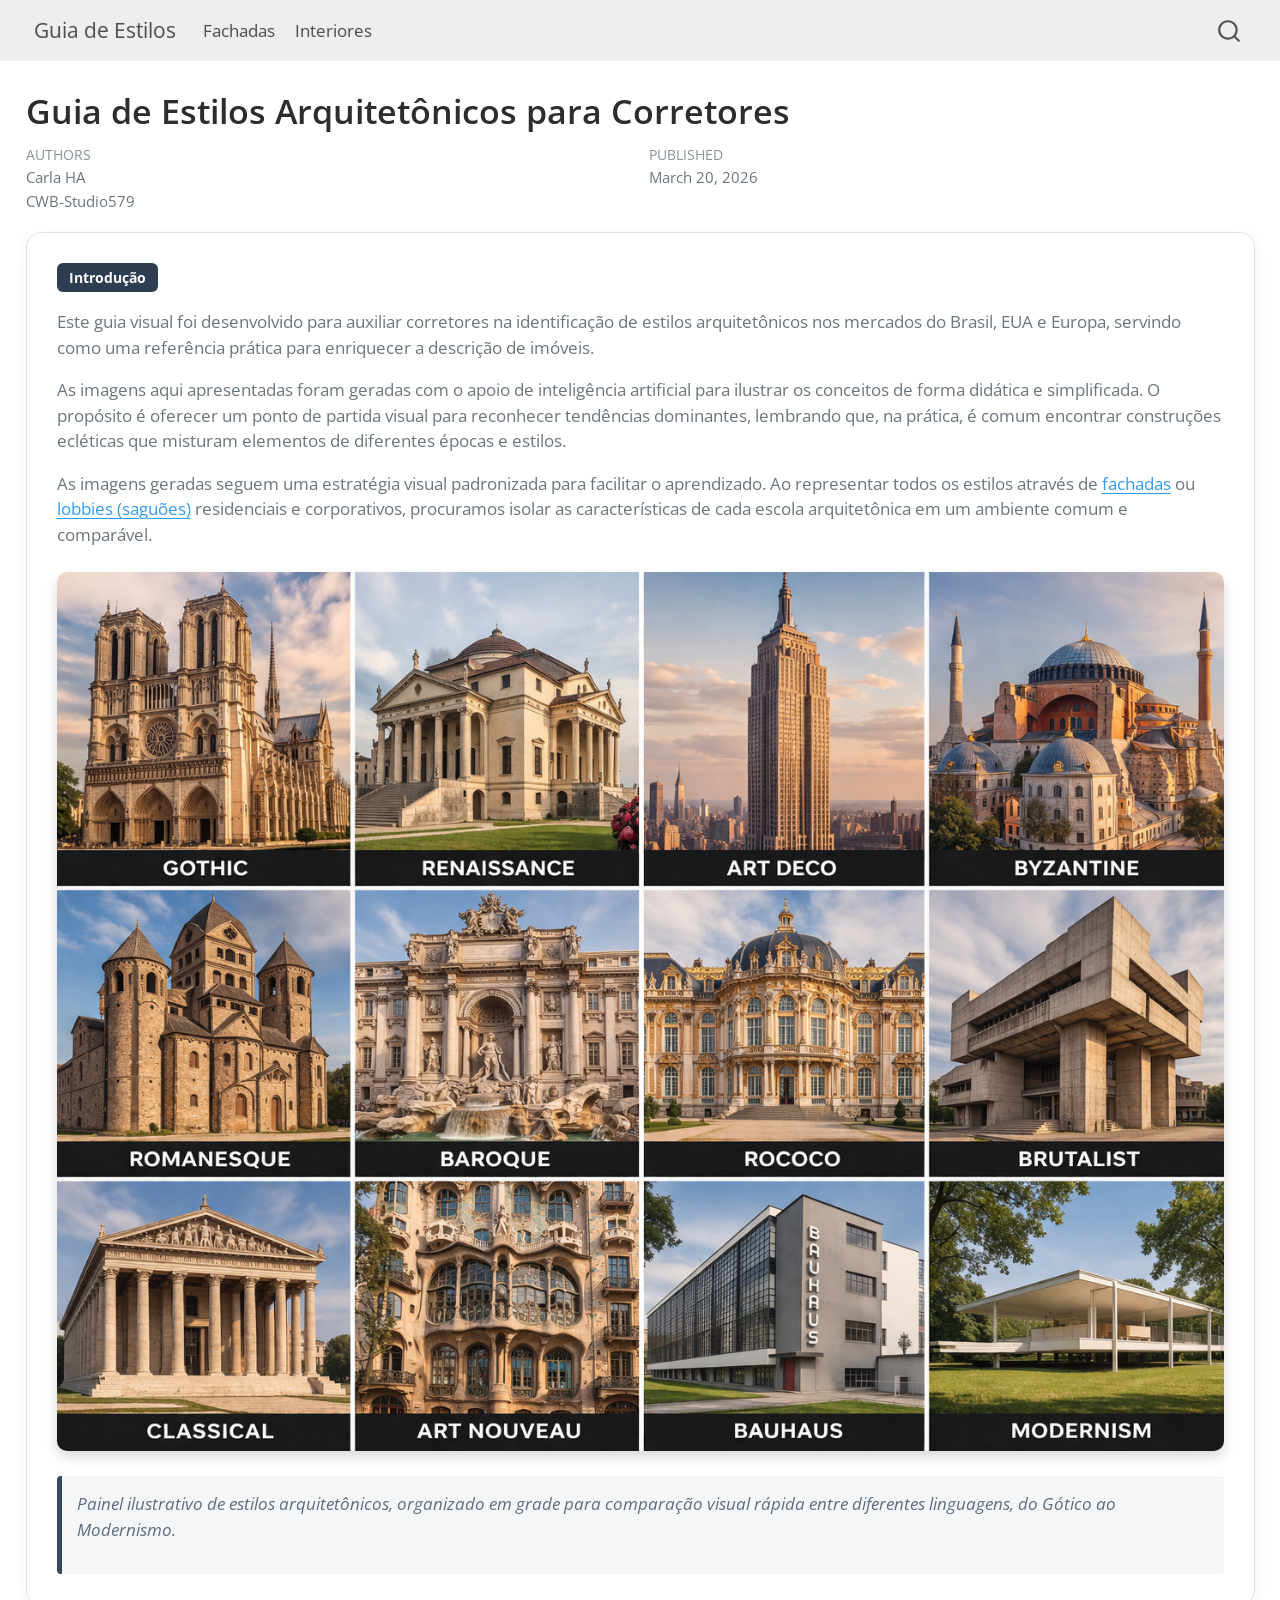
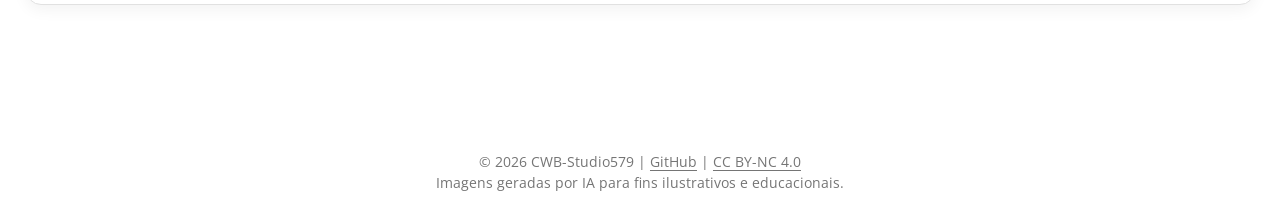
<file: index.html>
<!DOCTYPE html>
<html xmlns="http://www.w3.org/1999/xhtml" lang="en" xml:lang="en"><head>

<meta charset="utf-8">
<meta name="generator" content="quarto-1.8.25">

<meta name="viewport" content="width=device-width, initial-scale=1.0, user-scalable=yes">

<meta name="author" content="Carla HA">
<meta name="author" content="CWB-Studio579">
<meta name="dcterms.date" content="2026-03-20">

<title>Guia de Estilos Arquitetônicos para Corretores – Guia de Estilos</title>
<style>
code{white-space: pre-wrap;}
span.smallcaps{font-variant: small-caps;}
div.columns{display: flex; gap: min(4vw, 1.5em);}
div.column{flex: auto; overflow-x: auto;}
div.hanging-indent{margin-left: 1.5em; text-indent: -1.5em;}
ul.task-list{list-style: none;}
ul.task-list li input[type="checkbox"] {
  width: 0.8em;
  margin: 0 0.8em 0.2em -1em; /* quarto-specific, see https://github.com/quarto-dev/quarto-cli/issues/4556 */ 
  vertical-align: middle;
}
</style>


<script src="site_libs/quarto-nav/quarto-nav.js"></script>
<script src="site_libs/quarto-nav/headroom.min.js"></script>
<script src="site_libs/clipboard/clipboard.min.js"></script>
<script src="site_libs/quarto-search/autocomplete.umd.js"></script>
<script src="site_libs/quarto-search/fuse.min.js"></script>
<script src="site_libs/quarto-search/quarto-search.js"></script>
<meta name="quarto:offset" content="./">
<script src="site_libs/quarto-html/quarto.js" type="module"></script>
<script src="site_libs/quarto-html/tabsets/tabsets.js" type="module"></script>
<script src="site_libs/quarto-html/axe/axe-check.js" type="module"></script>
<script src="site_libs/quarto-html/popper.min.js"></script>
<script src="site_libs/quarto-html/tippy.umd.min.js"></script>
<script src="site_libs/quarto-html/anchor.min.js"></script>
<link href="site_libs/quarto-html/tippy.css" rel="stylesheet">
<link href="site_libs/quarto-html/quarto-syntax-highlighting-7b89279ff1a6dce999919e0e67d4d9ec.css" rel="stylesheet" id="quarto-text-highlighting-styles">
<script src="site_libs/bootstrap/bootstrap.min.js"></script>
<link href="site_libs/bootstrap/bootstrap-icons.css" rel="stylesheet">
<link href="site_libs/bootstrap/bootstrap-156c5022be28fb4ff5bb7c7b02de766a.min.css" rel="stylesheet" append-hash="true" id="quarto-bootstrap" data-mode="light">
<script id="quarto-search-options" type="application/json">{
  "location": "navbar",
  "copy-button": false,
  "collapse-after": 3,
  "panel-placement": "end",
  "type": "overlay",
  "limit": 50,
  "keyboard-shortcut": [
    "f",
    "/",
    "s"
  ],
  "show-item-context": false,
  "language": {
    "search-no-results-text": "No results",
    "search-matching-documents-text": "matching documents",
    "search-copy-link-title": "Copy link to search",
    "search-hide-matches-text": "Hide additional matches",
    "search-more-match-text": "more match in this document",
    "search-more-matches-text": "more matches in this document",
    "search-clear-button-title": "Clear",
    "search-text-placeholder": "",
    "search-detached-cancel-button-title": "Cancel",
    "search-submit-button-title": "Submit",
    "search-label": "Search"
  }
}</script>


<link rel="stylesheet" href="custom.css">
</head>

<body class="floating nav-fixed quarto-light">

<div id="quarto-search-results"></div>
  <header id="quarto-header" class="headroom fixed-top">
    <nav class="navbar navbar-expand-lg " data-bs-theme="dark">
      <div class="navbar-container container-fluid">
      <div class="navbar-brand-container mx-auto">
    <a href="./index.html" class="navbar-brand navbar-brand-logo">
    </a>
    <a class="navbar-brand" href="./index.html">
    <span class="navbar-title">Guia de Estilos</span>
    </a>
  </div>
            <div id="quarto-search" class="" title="Search"></div>
          <button class="navbar-toggler" type="button" data-bs-toggle="collapse" data-bs-target="#navbarCollapse" aria-controls="navbarCollapse" role="menu" aria-expanded="false" aria-label="Toggle navigation" onclick="if (window.quartoToggleHeadroom) { window.quartoToggleHeadroom(); }">
  <span class="navbar-toggler-icon"></span>
</button>
          <div class="collapse navbar-collapse" id="navbarCollapse">
            <ul class="navbar-nav navbar-nav-scroll me-auto">
  <li class="nav-item">
    <a class="nav-link" href="./fachadas.html"> 
<span class="menu-text">Fachadas</span></a>
  </li>  
  <li class="nav-item">
    <a class="nav-link" href="./interiores.html"> 
<span class="menu-text">Interiores</span></a>
  </li>  
</ul>
          </div> <!-- /navcollapse -->
            <div class="quarto-navbar-tools">
</div>
      </div> <!-- /container-fluid -->
    </nav>
</header>
<!-- content -->
<div id="quarto-content" class="quarto-container page-columns page-rows-contents page-layout-full page-navbar">
<!-- sidebar -->
  
<div id="quarto-sidebar-glass" class="quarto-sidebar-collapse-item" data-bs-toggle="collapse" data-bs-target=".quarto-sidebar-collapse-item"></div>
<!-- margin-sidebar -->
    <div id="quarto-margin-sidebar" class="sidebar margin-sidebar zindex-bottom">
    </div>
<!-- main -->
<main class="content column-page" id="quarto-document-content">

<header id="title-block-header" class="quarto-title-block default">
<div class="quarto-title">
<h1 class="title">Guia de Estilos Arquitetônicos para Corretores</h1>
</div>



<div class="quarto-title-meta column-page">

    <div>
    <div class="quarto-title-meta-heading">Authors</div>
    <div class="quarto-title-meta-contents">
             <p>Carla HA </p>
             <p>CWB-Studio579 </p>
          </div>
  </div>
    
    <div>
    <div class="quarto-title-meta-heading">Published</div>
    <div class="quarto-title-meta-contents">
      <p class="date">March 20, 2026</p>
    </div>
  </div>
  
    
  </div>
  


</header>


<div class="style-section">
<p><span class="category-tag">Introdução</span></p>
<div class="show-on-mobile">
Guia visual para auxiliar corretores na identificação de estilos arquitetônicos, com exemplos gerados por IA para fins didáticos. As imagens padronizadas facilitam a comparação, considerando que muitos imóveis combinam diferentes influências.
<div class="tutorial-grid">
<p><a href="./interiores.html" class="tutorial-card"> <img src="images/interiores.jpeg" alt="Tutorial 1"> </a> <a href="./fachadas.html" class="tutorial-card"> <img src="images/fachadas.jpeg" alt="Tutorial 2"> </a></p>
</div>
</div>
<div class="hide-on-mobile">
<p>Este guia visual foi desenvolvido para auxiliar corretores na identificação de estilos arquitetônicos nos mercados do Brasil, EUA e Europa, servindo como uma referência prática para enriquecer a descrição de imóveis.</p>
<p>As imagens aqui apresentadas foram geradas com o apoio de inteligência artificial para ilustrar os conceitos de forma didática e simplificada. O propósito é oferecer um ponto de partida visual para reconhecer tendências dominantes, lembrando que, na prática, é comum encontrar construções ecléticas que misturam elementos de diferentes épocas e estilos.</p>
<p>As imagens geradas seguem uma estratégia visual padronizada para facilitar o aprendizado. Ao representar todos os estilos através de <a href="fachadas.html">fachadas</a> ou <a href="interiores.html">lobbies (saguões)</a> residenciais e corporativos, procuramos isolar as características de cada escola arquitetônica em um ambiente comum e comparável.</p>
<div class="image-container">
<p><a href="fachadas.html"><img src="fachadas/painel1.png" class="img-fluid"></a></p>
</div>
<div class="broker-tip">
<p>Painel ilustrativo de estilos arquitetônicos, organizado em grade para comparação visual rápida entre diferentes linguagens, do Gótico ao Modernismo.</p>
</div>
</div>
</div>



</main> <!-- /main -->
<script id="quarto-html-after-body" type="application/javascript">
  window.document.addEventListener("DOMContentLoaded", function (event) {
    const icon = "";
    const anchorJS = new window.AnchorJS();
    anchorJS.options = {
      placement: 'right',
      icon: icon
    };
    anchorJS.add('.anchored');
    const isCodeAnnotation = (el) => {
      for (const clz of el.classList) {
        if (clz.startsWith('code-annotation-')) {                     
          return true;
        }
      }
      return false;
    }
    const onCopySuccess = function(e) {
      // button target
      const button = e.trigger;
      // don't keep focus
      button.blur();
      // flash "checked"
      button.classList.add('code-copy-button-checked');
      var currentTitle = button.getAttribute("title");
      button.setAttribute("title", "Copied!");
      let tooltip;
      if (window.bootstrap) {
        button.setAttribute("data-bs-toggle", "tooltip");
        button.setAttribute("data-bs-placement", "left");
        button.setAttribute("data-bs-title", "Copied!");
        tooltip = new bootstrap.Tooltip(button, 
          { trigger: "manual", 
            customClass: "code-copy-button-tooltip",
            offset: [0, -8]});
        tooltip.show();    
      }
      setTimeout(function() {
        if (tooltip) {
          tooltip.hide();
          button.removeAttribute("data-bs-title");
          button.removeAttribute("data-bs-toggle");
          button.removeAttribute("data-bs-placement");
        }
        button.setAttribute("title", currentTitle);
        button.classList.remove('code-copy-button-checked');
      }, 1000);
      // clear code selection
      e.clearSelection();
    }
    const getTextToCopy = function(trigger) {
      const outerScaffold = trigger.parentElement.cloneNode(true);
      const codeEl = outerScaffold.querySelector('code');
      for (const childEl of codeEl.children) {
        if (isCodeAnnotation(childEl)) {
          childEl.remove();
        }
      }
      return codeEl.innerText;
    }
    const clipboard = new window.ClipboardJS('.code-copy-button:not([data-in-quarto-modal])', {
      text: getTextToCopy
    });
    clipboard.on('success', onCopySuccess);
    if (window.document.getElementById('quarto-embedded-source-code-modal')) {
      const clipboardModal = new window.ClipboardJS('.code-copy-button[data-in-quarto-modal]', {
        text: getTextToCopy,
        container: window.document.getElementById('quarto-embedded-source-code-modal')
      });
      clipboardModal.on('success', onCopySuccess);
    }
      var localhostRegex = new RegExp(/^(?:http|https):\/\/localhost\:?[0-9]*\//);
      var mailtoRegex = new RegExp(/^mailto:/);
        var filterRegex = new RegExp('/' + window.location.host + '/');
      var isInternal = (href) => {
          return filterRegex.test(href) || localhostRegex.test(href) || mailtoRegex.test(href);
      }
      // Inspect non-navigation links and adorn them if external
     var links = window.document.querySelectorAll('a[href]:not(.nav-link):not(.navbar-brand):not(.toc-action):not(.sidebar-link):not(.sidebar-item-toggle):not(.pagination-link):not(.no-external):not([aria-hidden]):not(.dropdown-item):not(.quarto-navigation-tool):not(.about-link)');
      for (var i=0; i<links.length; i++) {
        const link = links[i];
        if (!isInternal(link.href)) {
          // undo the damage that might have been done by quarto-nav.js in the case of
          // links that we want to consider external
          if (link.dataset.originalHref !== undefined) {
            link.href = link.dataset.originalHref;
          }
        }
      }
    function tippyHover(el, contentFn, onTriggerFn, onUntriggerFn) {
      const config = {
        allowHTML: true,
        maxWidth: 500,
        delay: 100,
        arrow: false,
        appendTo: function(el) {
            return el.parentElement;
        },
        interactive: true,
        interactiveBorder: 10,
        theme: 'quarto',
        placement: 'bottom-start',
      };
      if (contentFn) {
        config.content = contentFn;
      }
      if (onTriggerFn) {
        config.onTrigger = onTriggerFn;
      }
      if (onUntriggerFn) {
        config.onUntrigger = onUntriggerFn;
      }
      window.tippy(el, config); 
    }
    const noterefs = window.document.querySelectorAll('a[role="doc-noteref"]');
    for (var i=0; i<noterefs.length; i++) {
      const ref = noterefs[i];
      tippyHover(ref, function() {
        // use id or data attribute instead here
        let href = ref.getAttribute('data-footnote-href') || ref.getAttribute('href');
        try { href = new URL(href).hash; } catch {}
        const id = href.replace(/^#\/?/, "");
        const note = window.document.getElementById(id);
        if (note) {
          return note.innerHTML;
        } else {
          return "";
        }
      });
    }
    const xrefs = window.document.querySelectorAll('a.quarto-xref');
    const processXRef = (id, note) => {
      // Strip column container classes
      const stripColumnClz = (el) => {
        el.classList.remove("page-full", "page-columns");
        if (el.children) {
          for (const child of el.children) {
            stripColumnClz(child);
          }
        }
      }
      stripColumnClz(note)
      if (id === null || id.startsWith('sec-')) {
        // Special case sections, only their first couple elements
        const container = document.createElement("div");
        if (note.children && note.children.length > 2) {
          container.appendChild(note.children[0].cloneNode(true));
          for (let i = 1; i < note.children.length; i++) {
            const child = note.children[i];
            if (child.tagName === "P" && child.innerText === "") {
              continue;
            } else {
              container.appendChild(child.cloneNode(true));
              break;
            }
          }
          if (window.Quarto?.typesetMath) {
            window.Quarto.typesetMath(container);
          }
          return container.innerHTML
        } else {
          if (window.Quarto?.typesetMath) {
            window.Quarto.typesetMath(note);
          }
          return note.innerHTML;
        }
      } else {
        // Remove any anchor links if they are present
        const anchorLink = note.querySelector('a.anchorjs-link');
        if (anchorLink) {
          anchorLink.remove();
        }
        if (window.Quarto?.typesetMath) {
          window.Quarto.typesetMath(note);
        }
        if (note.classList.contains("callout")) {
          return note.outerHTML;
        } else {
          return note.innerHTML;
        }
      }
    }
    for (var i=0; i<xrefs.length; i++) {
      const xref = xrefs[i];
      tippyHover(xref, undefined, function(instance) {
        instance.disable();
        let url = xref.getAttribute('href');
        let hash = undefined; 
        if (url.startsWith('#')) {
          hash = url;
        } else {
          try { hash = new URL(url).hash; } catch {}
        }
        if (hash) {
          const id = hash.replace(/^#\/?/, "");
          const note = window.document.getElementById(id);
          if (note !== null) {
            try {
              const html = processXRef(id, note.cloneNode(true));
              instance.setContent(html);
            } finally {
              instance.enable();
              instance.show();
            }
          } else {
            // See if we can fetch this
            fetch(url.split('#')[0])
            .then(res => res.text())
            .then(html => {
              const parser = new DOMParser();
              const htmlDoc = parser.parseFromString(html, "text/html");
              const note = htmlDoc.getElementById(id);
              if (note !== null) {
                const html = processXRef(id, note);
                instance.setContent(html);
              } 
            }).finally(() => {
              instance.enable();
              instance.show();
            });
          }
        } else {
          // See if we can fetch a full url (with no hash to target)
          // This is a special case and we should probably do some content thinning / targeting
          fetch(url)
          .then(res => res.text())
          .then(html => {
            const parser = new DOMParser();
            const htmlDoc = parser.parseFromString(html, "text/html");
            const note = htmlDoc.querySelector('main.content');
            if (note !== null) {
              // This should only happen for chapter cross references
              // (since there is no id in the URL)
              // remove the first header
              if (note.children.length > 0 && note.children[0].tagName === "HEADER") {
                note.children[0].remove();
              }
              const html = processXRef(null, note);
              instance.setContent(html);
            } 
          }).finally(() => {
            instance.enable();
            instance.show();
          });
        }
      }, function(instance) {
      });
    }
        let selectedAnnoteEl;
        const selectorForAnnotation = ( cell, annotation) => {
          let cellAttr = 'data-code-cell="' + cell + '"';
          let lineAttr = 'data-code-annotation="' +  annotation + '"';
          const selector = 'span[' + cellAttr + '][' + lineAttr + ']';
          return selector;
        }
        const selectCodeLines = (annoteEl) => {
          const doc = window.document;
          const targetCell = annoteEl.getAttribute("data-target-cell");
          const targetAnnotation = annoteEl.getAttribute("data-target-annotation");
          const annoteSpan = window.document.querySelector(selectorForAnnotation(targetCell, targetAnnotation));
          const lines = annoteSpan.getAttribute("data-code-lines").split(",");
          const lineIds = lines.map((line) => {
            return targetCell + "-" + line;
          })
          let top = null;
          let height = null;
          let parent = null;
          if (lineIds.length > 0) {
              //compute the position of the single el (top and bottom and make a div)
              const el = window.document.getElementById(lineIds[0]);
              top = el.offsetTop;
              height = el.offsetHeight;
              parent = el.parentElement.parentElement;
            if (lineIds.length > 1) {
              const lastEl = window.document.getElementById(lineIds[lineIds.length - 1]);
              const bottom = lastEl.offsetTop + lastEl.offsetHeight;
              height = bottom - top;
            }
            if (top !== null && height !== null && parent !== null) {
              // cook up a div (if necessary) and position it 
              let div = window.document.getElementById("code-annotation-line-highlight");
              if (div === null) {
                div = window.document.createElement("div");
                div.setAttribute("id", "code-annotation-line-highlight");
                div.style.position = 'absolute';
                parent.appendChild(div);
              }
              div.style.top = top - 2 + "px";
              div.style.height = height + 4 + "px";
              div.style.left = 0;
              let gutterDiv = window.document.getElementById("code-annotation-line-highlight-gutter");
              if (gutterDiv === null) {
                gutterDiv = window.document.createElement("div");
                gutterDiv.setAttribute("id", "code-annotation-line-highlight-gutter");
                gutterDiv.style.position = 'absolute';
                const codeCell = window.document.getElementById(targetCell);
                const gutter = codeCell.querySelector('.code-annotation-gutter');
                gutter.appendChild(gutterDiv);
              }
              gutterDiv.style.top = top - 2 + "px";
              gutterDiv.style.height = height + 4 + "px";
            }
            selectedAnnoteEl = annoteEl;
          }
        };
        const unselectCodeLines = () => {
          const elementsIds = ["code-annotation-line-highlight", "code-annotation-line-highlight-gutter"];
          elementsIds.forEach((elId) => {
            const div = window.document.getElementById(elId);
            if (div) {
              div.remove();
            }
          });
          selectedAnnoteEl = undefined;
        };
          // Handle positioning of the toggle
      window.addEventListener(
        "resize",
        throttle(() => {
          elRect = undefined;
          if (selectedAnnoteEl) {
            selectCodeLines(selectedAnnoteEl);
          }
        }, 10)
      );
      function throttle(fn, ms) {
      let throttle = false;
      let timer;
        return (...args) => {
          if(!throttle) { // first call gets through
              fn.apply(this, args);
              throttle = true;
          } else { // all the others get throttled
              if(timer) clearTimeout(timer); // cancel #2
              timer = setTimeout(() => {
                fn.apply(this, args);
                timer = throttle = false;
              }, ms);
          }
        };
      }
        // Attach click handler to the DT
        const annoteDls = window.document.querySelectorAll('dt[data-target-cell]');
        for (const annoteDlNode of annoteDls) {
          annoteDlNode.addEventListener('click', (event) => {
            const clickedEl = event.target;
            if (clickedEl !== selectedAnnoteEl) {
              unselectCodeLines();
              const activeEl = window.document.querySelector('dt[data-target-cell].code-annotation-active');
              if (activeEl) {
                activeEl.classList.remove('code-annotation-active');
              }
              selectCodeLines(clickedEl);
              clickedEl.classList.add('code-annotation-active');
            } else {
              // Unselect the line
              unselectCodeLines();
              clickedEl.classList.remove('code-annotation-active');
            }
          });
        }
    const findCites = (el) => {
      const parentEl = el.parentElement;
      if (parentEl) {
        const cites = parentEl.dataset.cites;
        if (cites) {
          return {
            el,
            cites: cites.split(' ')
          };
        } else {
          return findCites(el.parentElement)
        }
      } else {
        return undefined;
      }
    };
    var bibliorefs = window.document.querySelectorAll('a[role="doc-biblioref"]');
    for (var i=0; i<bibliorefs.length; i++) {
      const ref = bibliorefs[i];
      const citeInfo = findCites(ref);
      if (citeInfo) {
        tippyHover(citeInfo.el, function() {
          var popup = window.document.createElement('div');
          citeInfo.cites.forEach(function(cite) {
            var citeDiv = window.document.createElement('div');
            citeDiv.classList.add('hanging-indent');
            citeDiv.classList.add('csl-entry');
            var biblioDiv = window.document.getElementById('ref-' + cite);
            if (biblioDiv) {
              citeDiv.innerHTML = biblioDiv.innerHTML;
            }
            popup.appendChild(citeDiv);
          });
          return popup.innerHTML;
        });
      }
    }
  });
  </script>
</div> <!-- /content -->
<footer class="footer">
  <div class="nav-footer">
    <div class="nav-footer-left">
      &nbsp;
    </div>   
    <div class="nav-footer-center">
<p>© 2026 CWB-Studio579 | <a href="https://cwb-studio.github.io/arqs/">GitHub</a> | <a href="https://creativecommons.org/licenses/by-nc/4.0/">CC BY-NC 4.0</a> <br> Imagens geradas por IA para fins ilustrativos e educacionais.</p>
</div>
    <div class="nav-footer-right">
      &nbsp;
    </div>
  </div>
</footer>




</body></html>
</file>
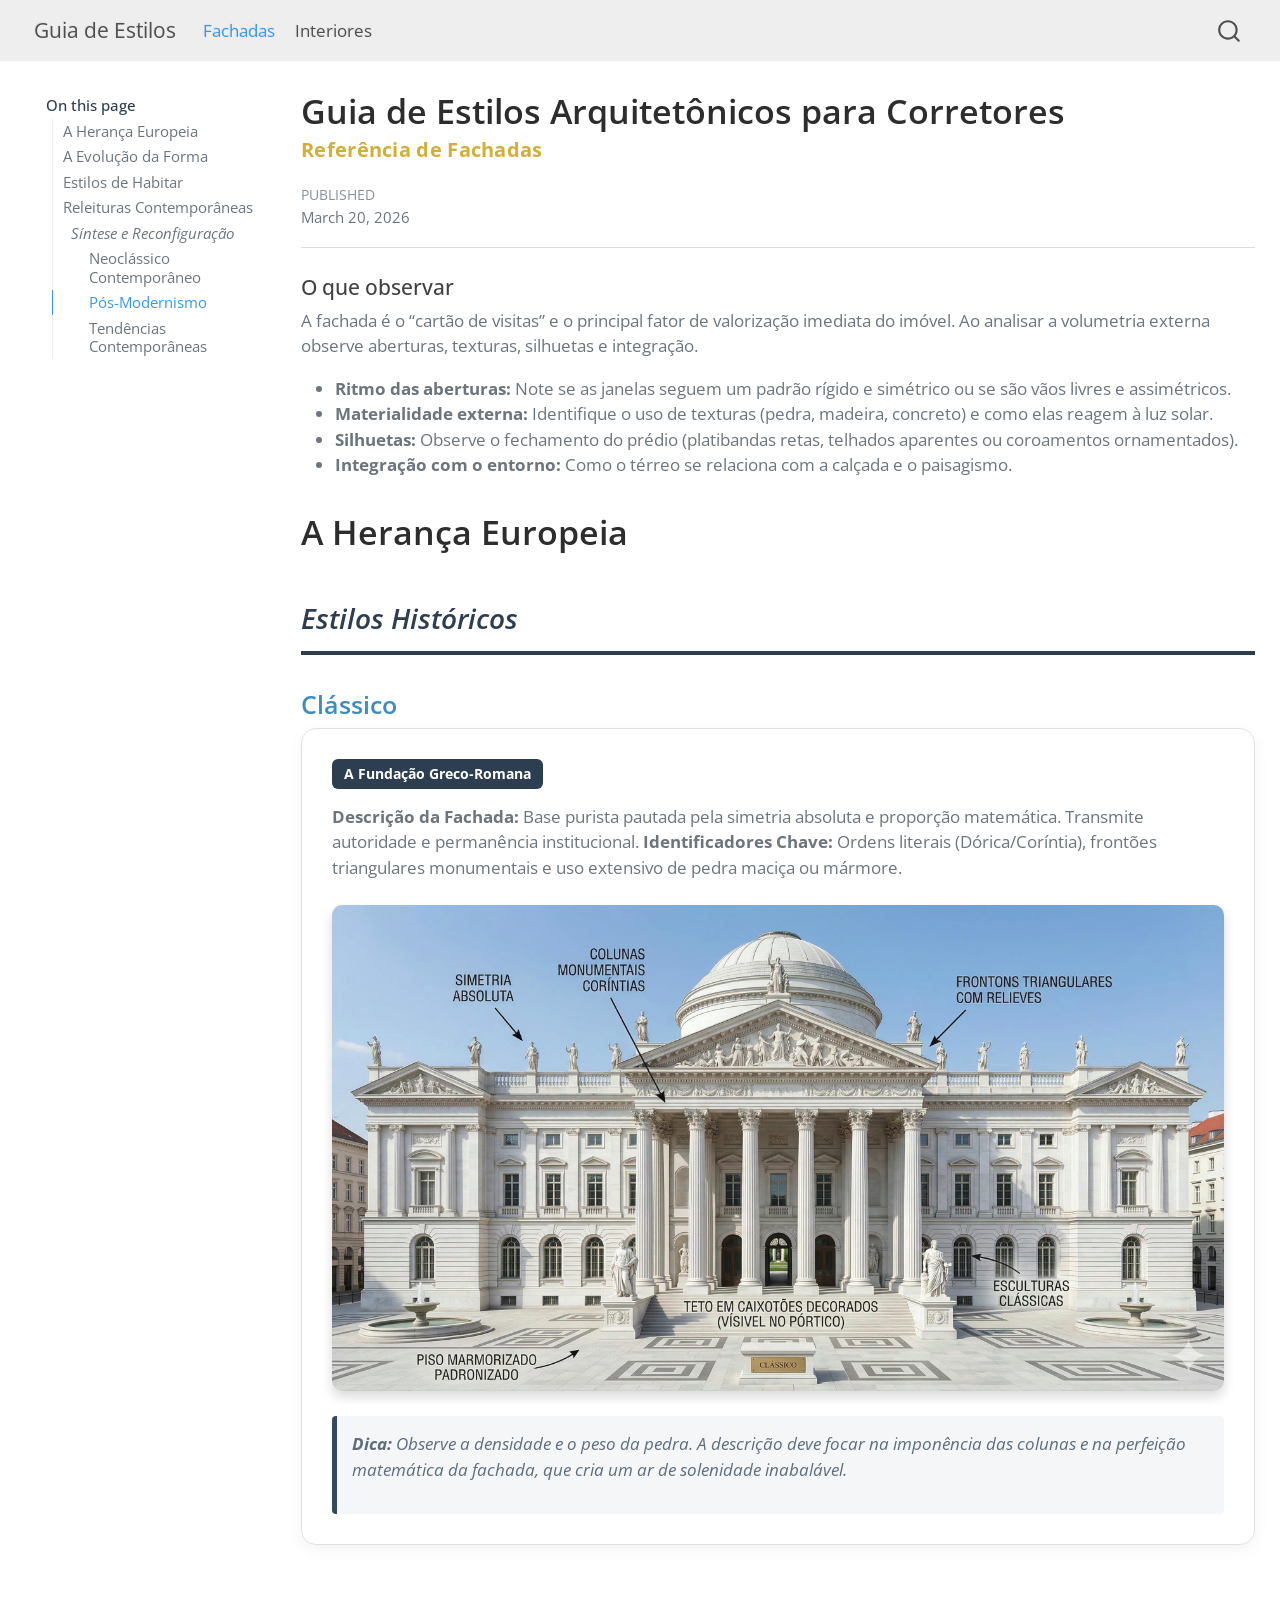
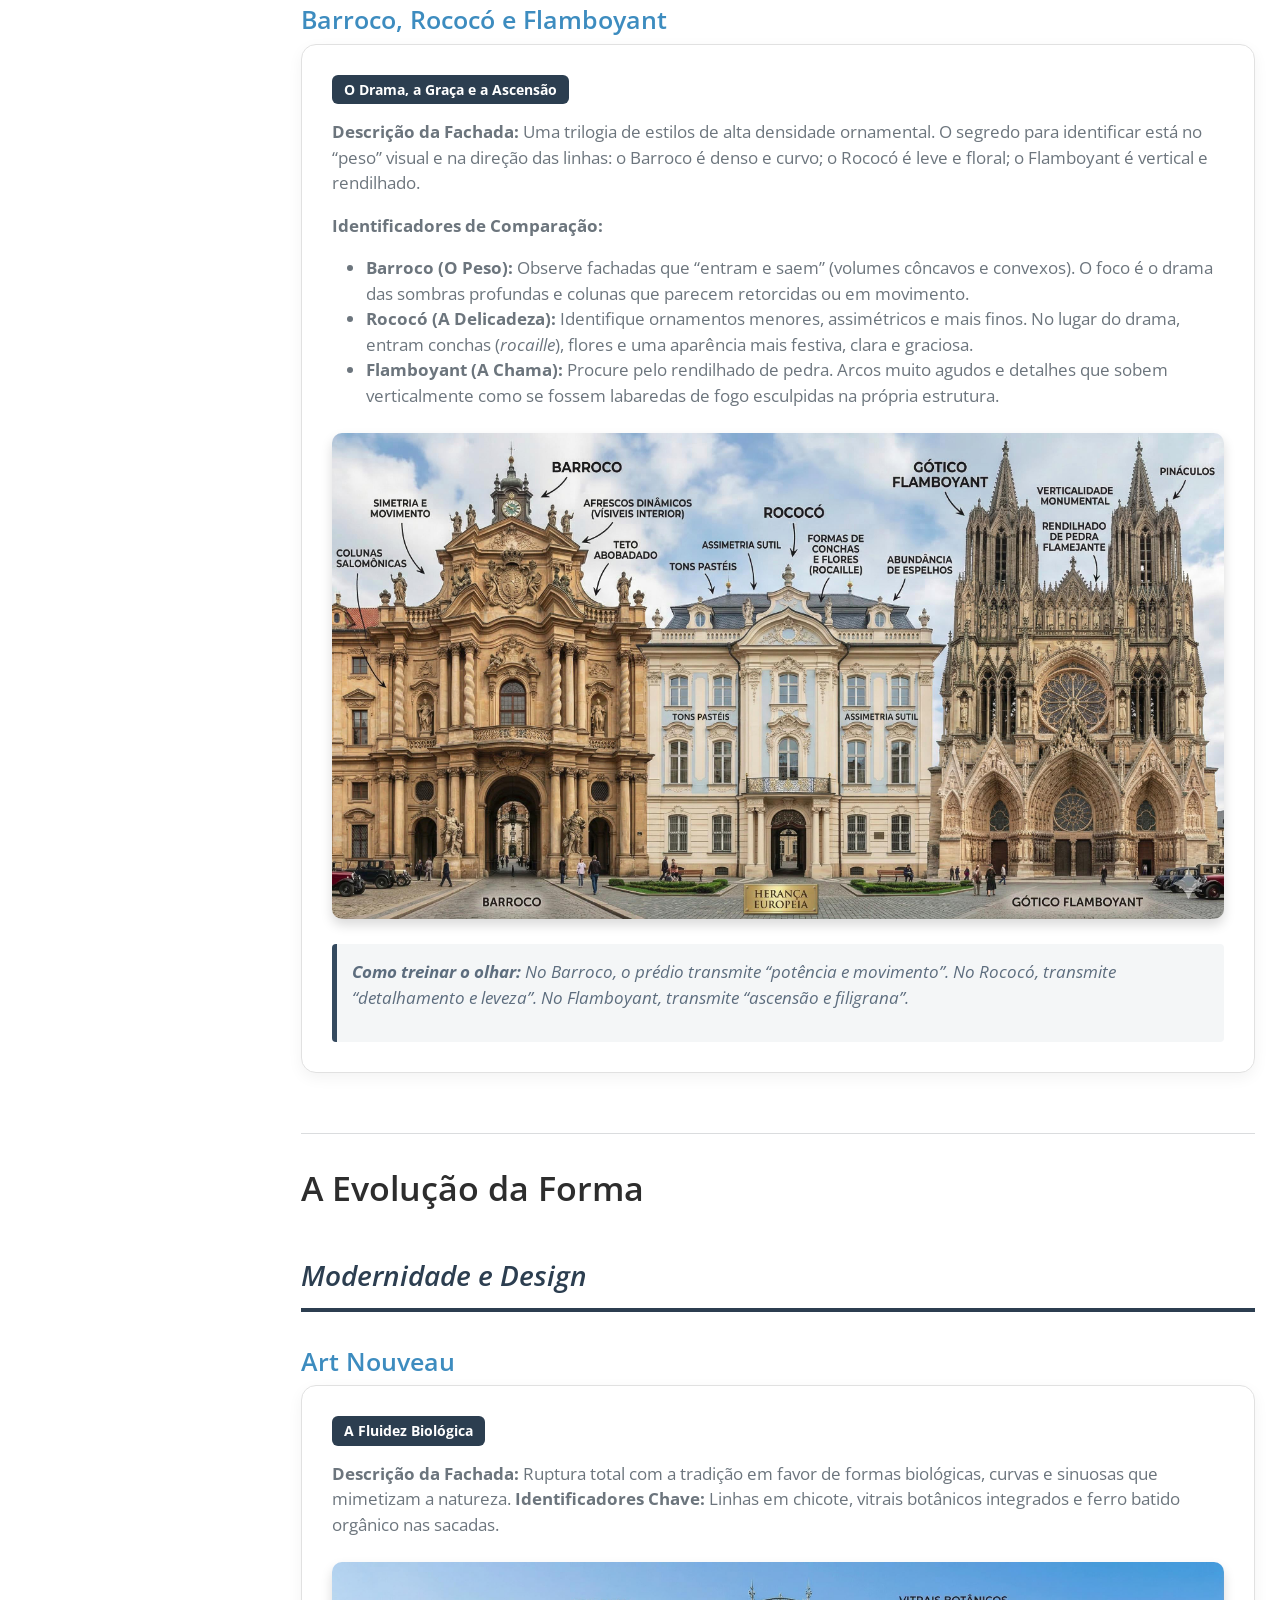
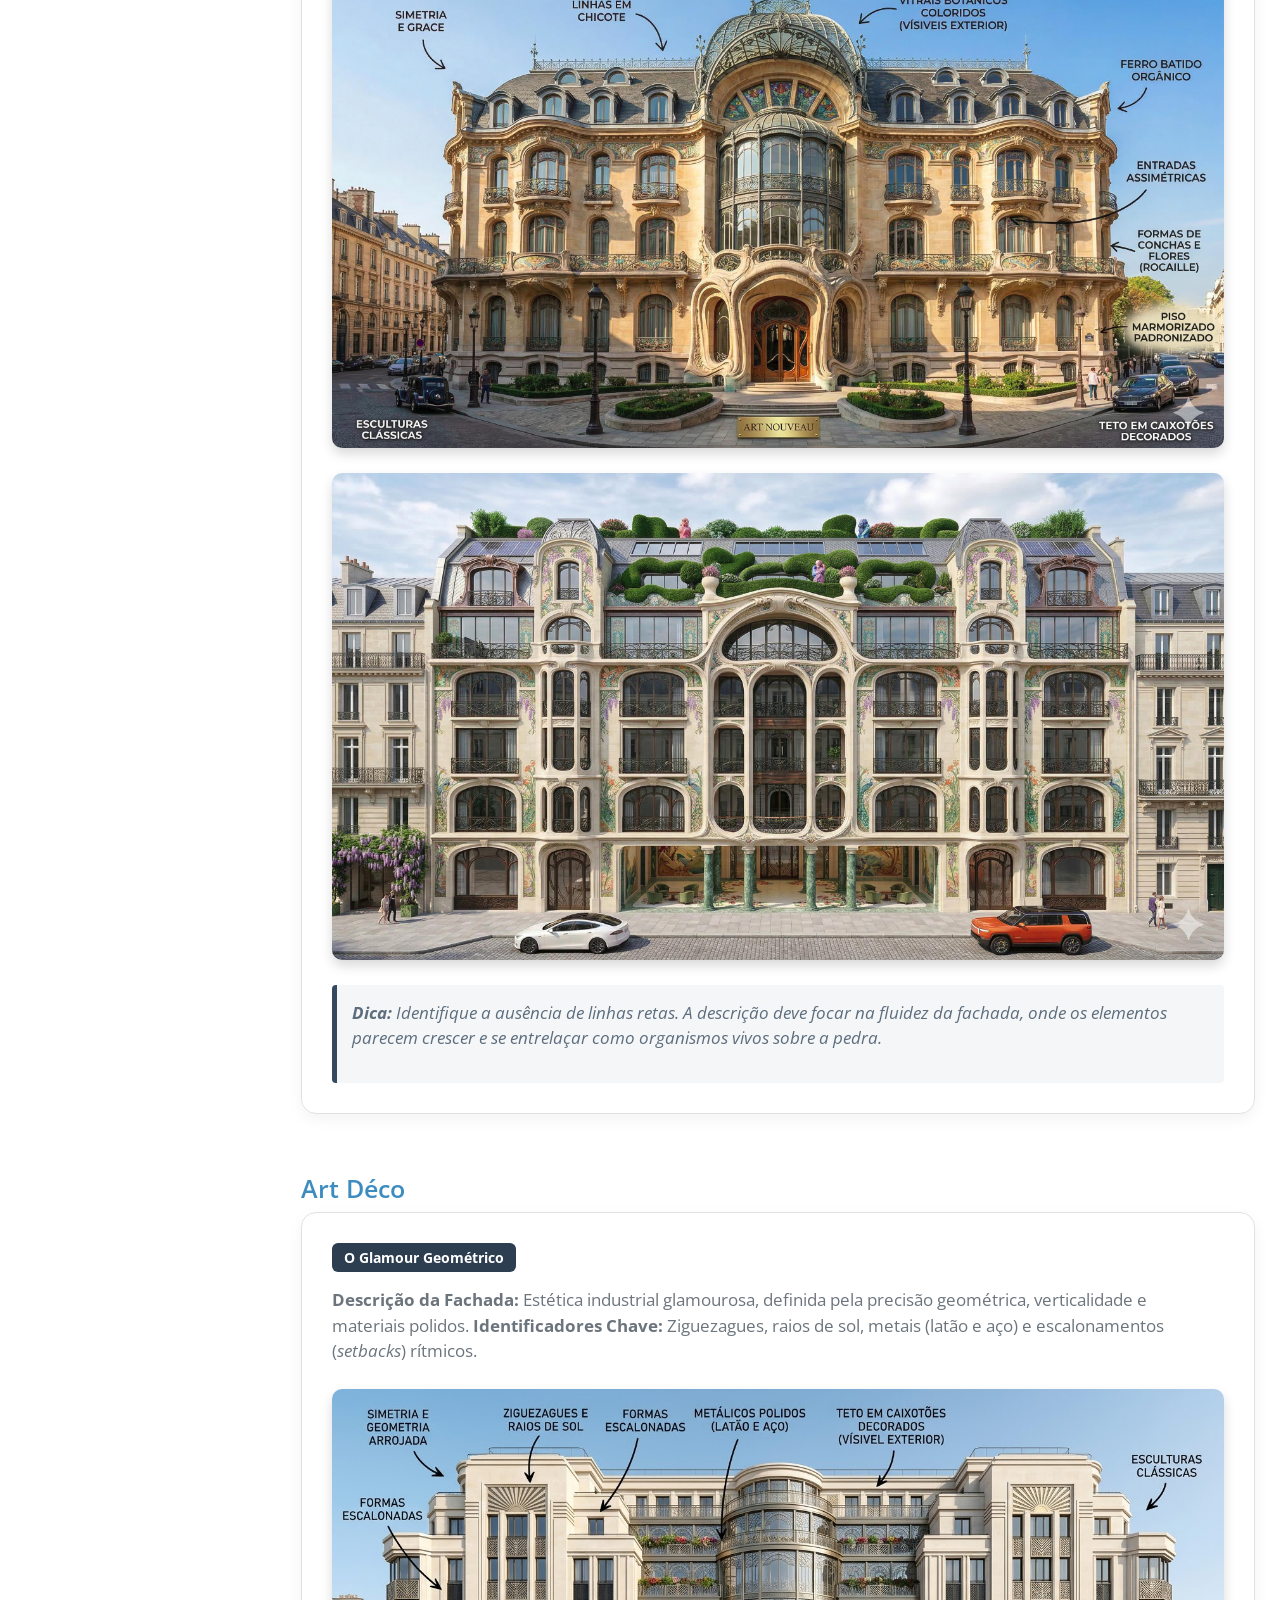
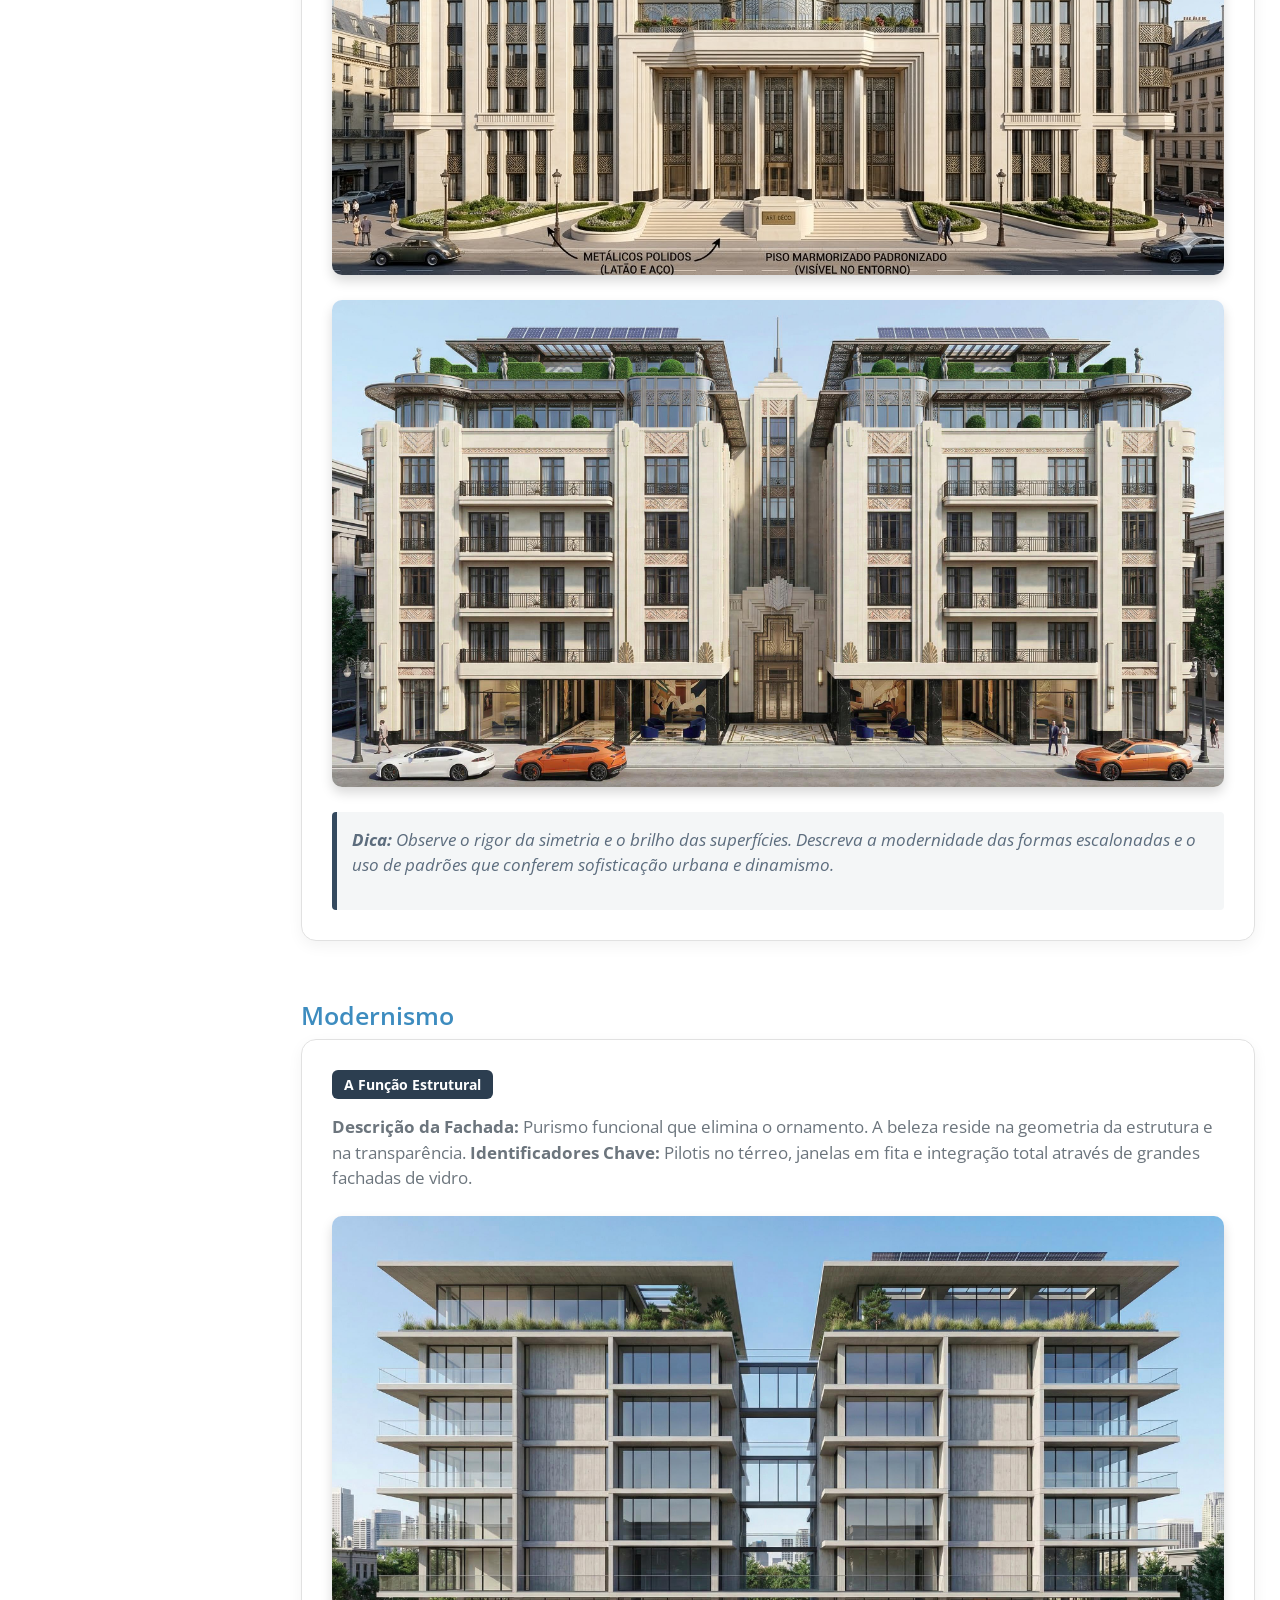
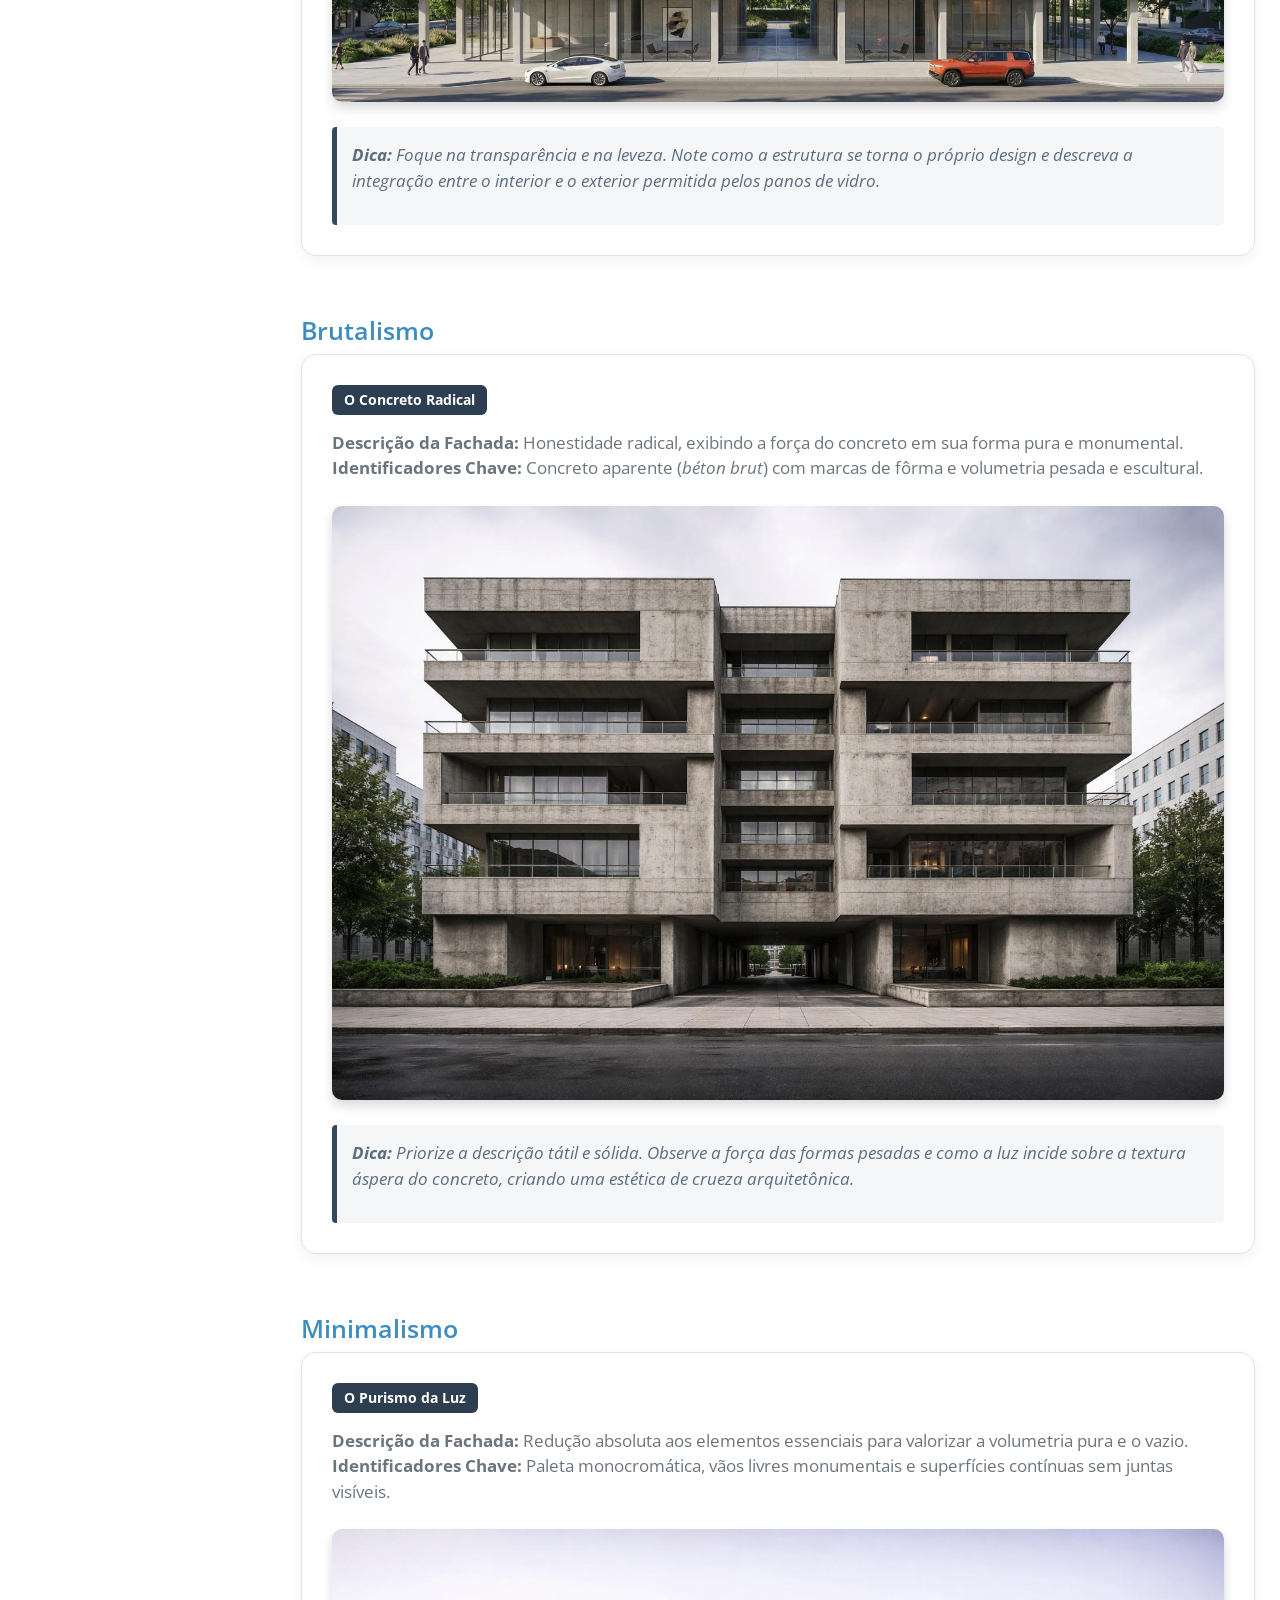
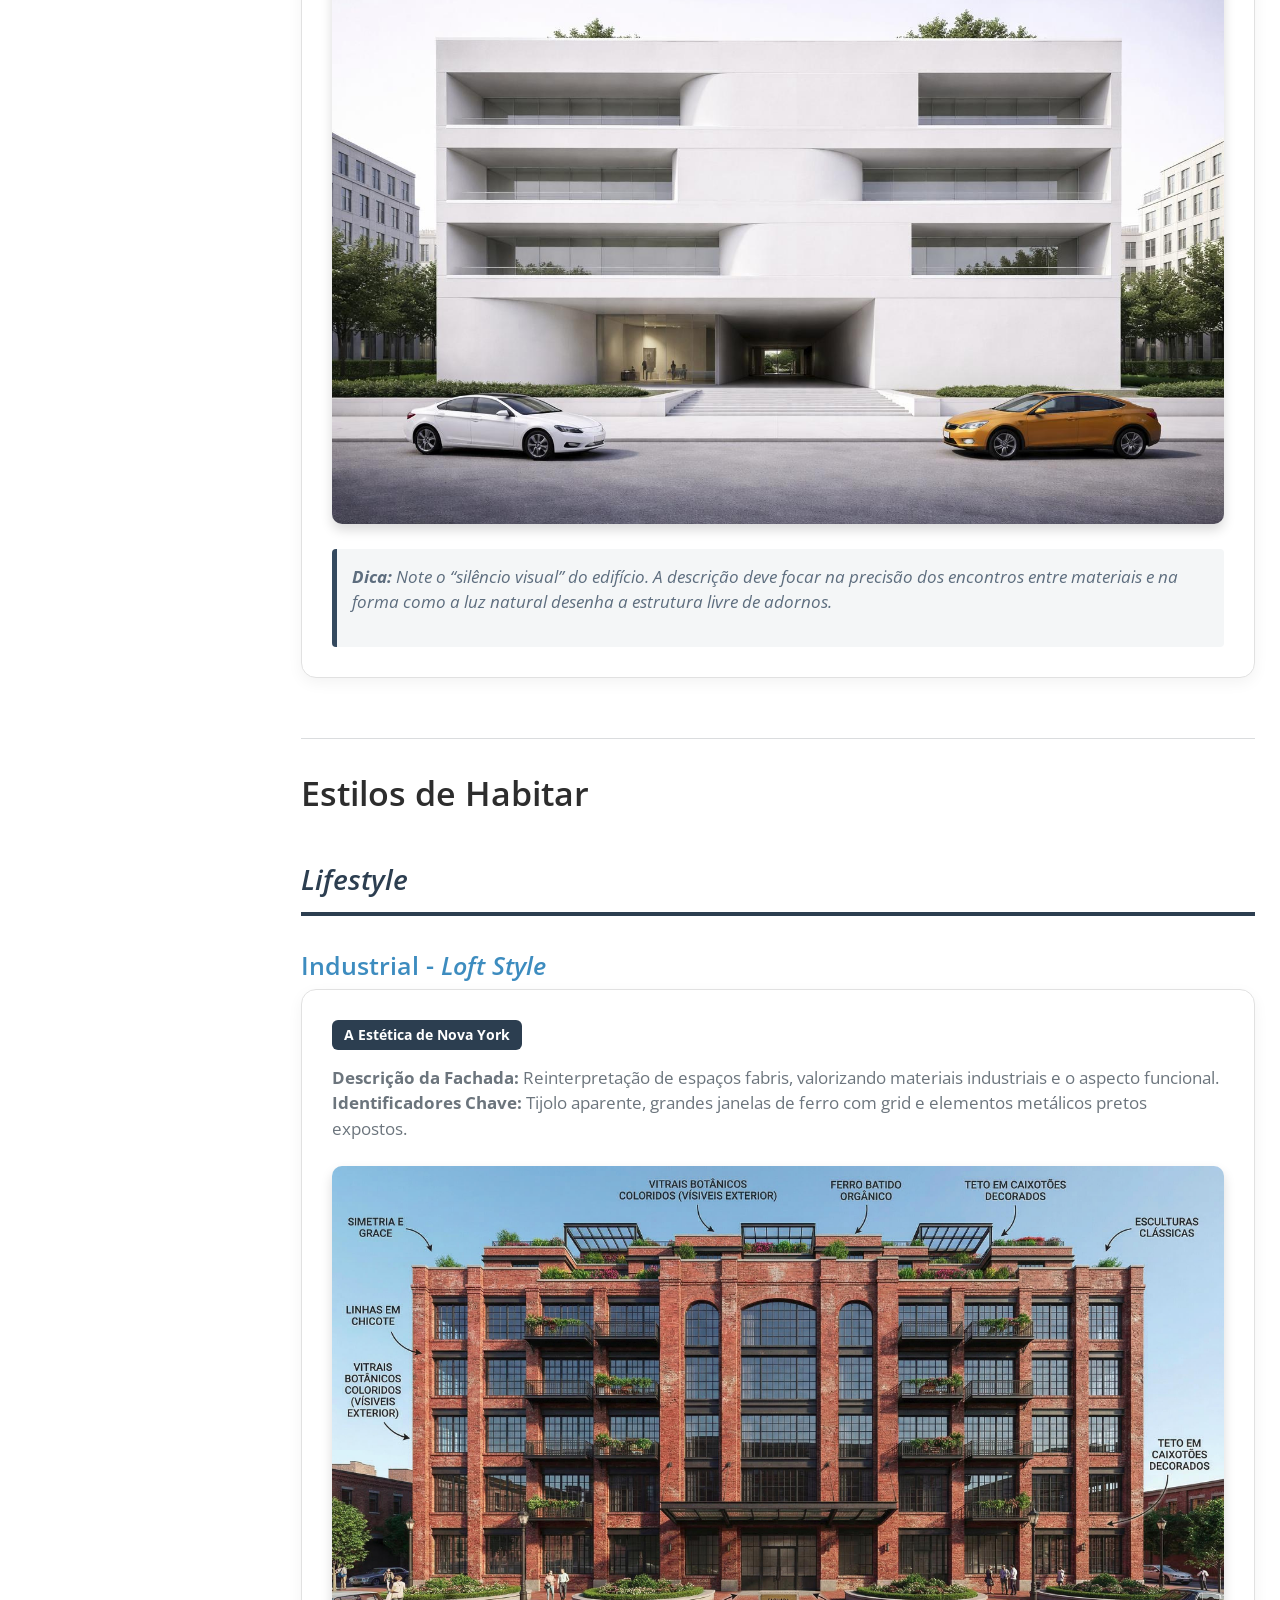
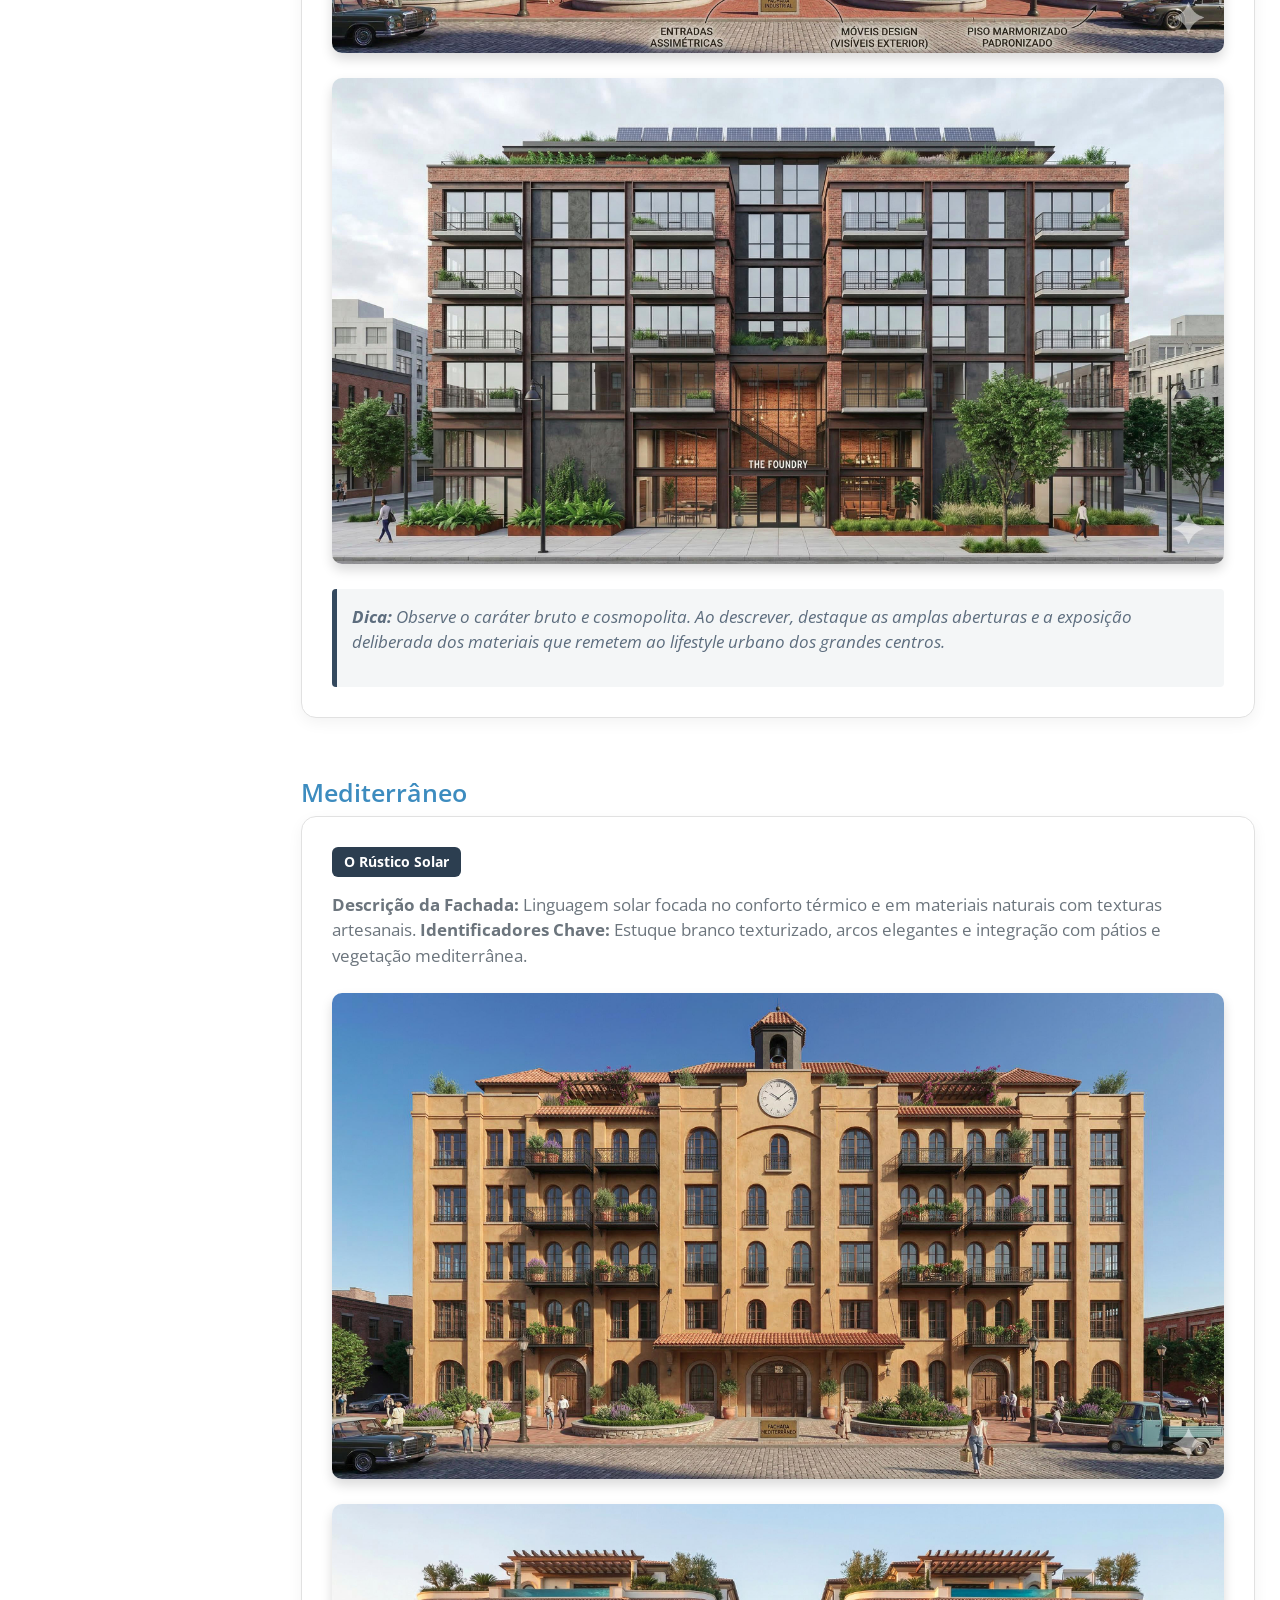
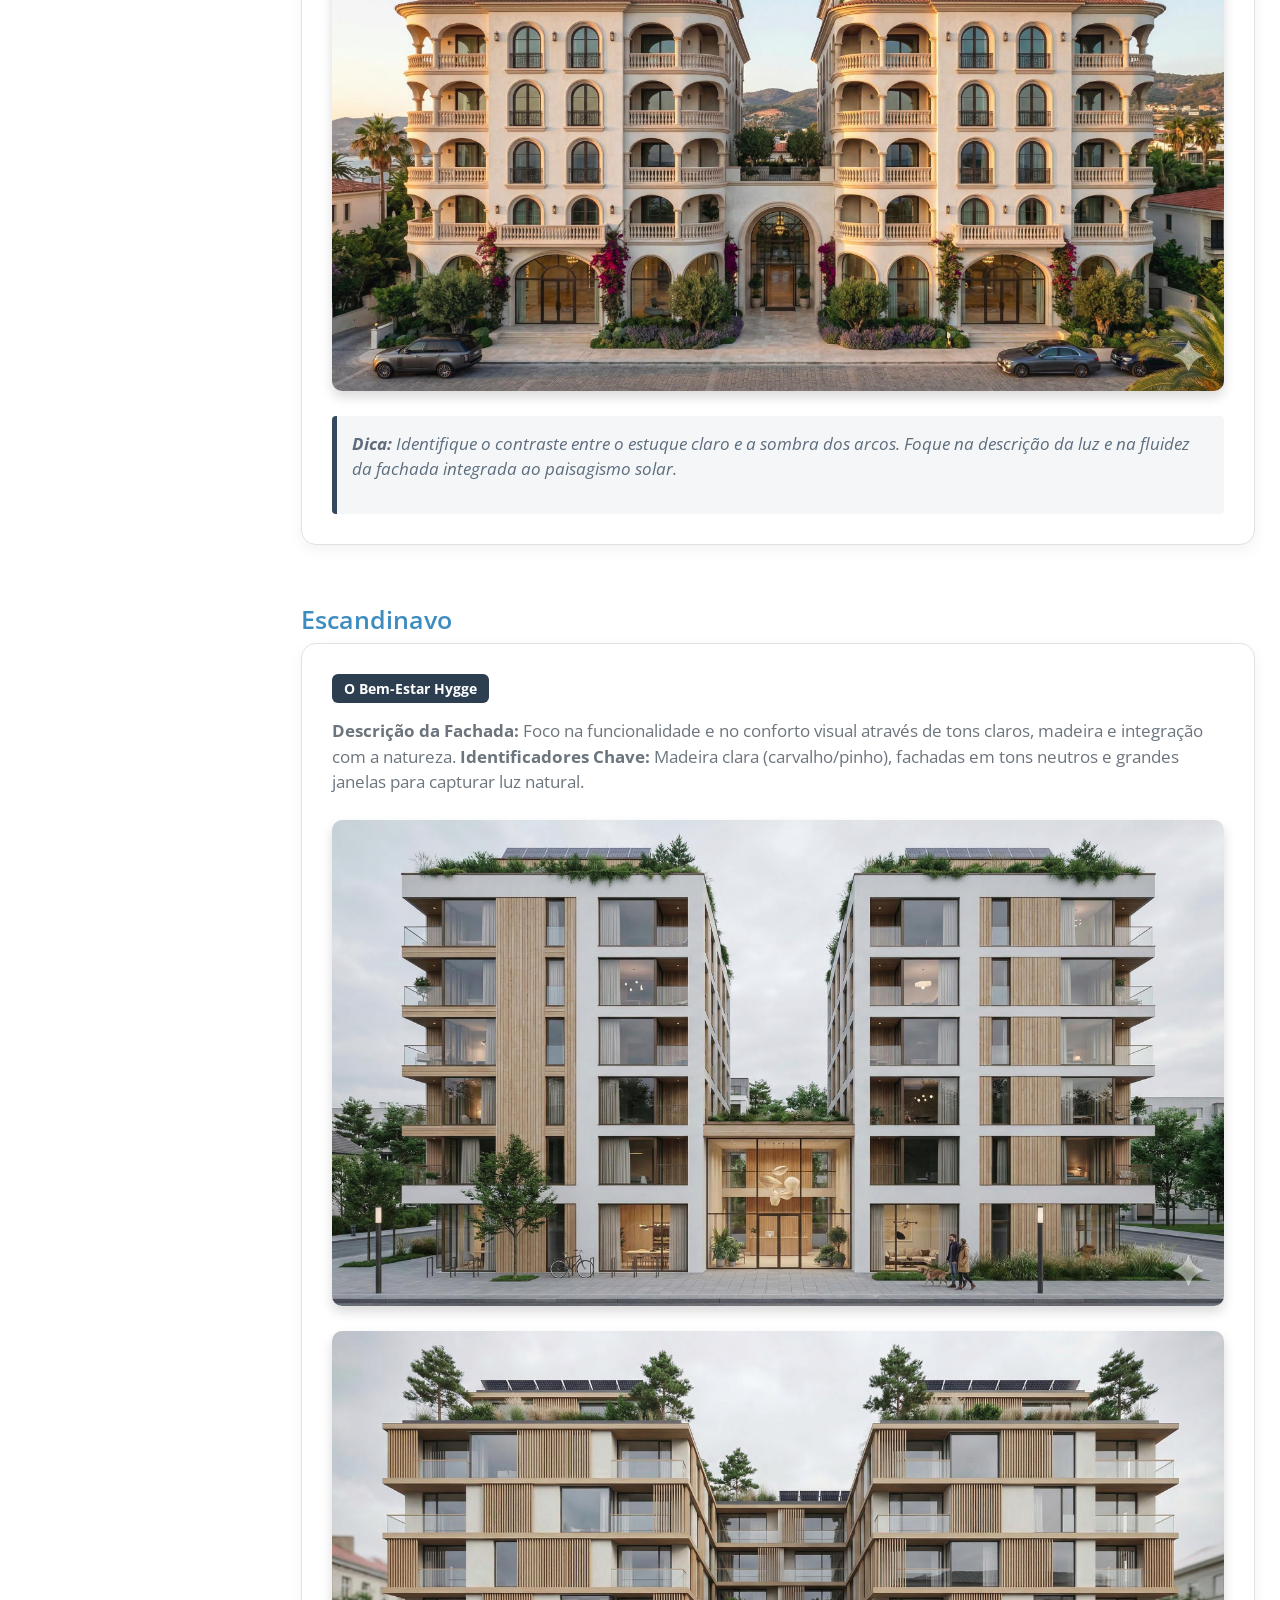
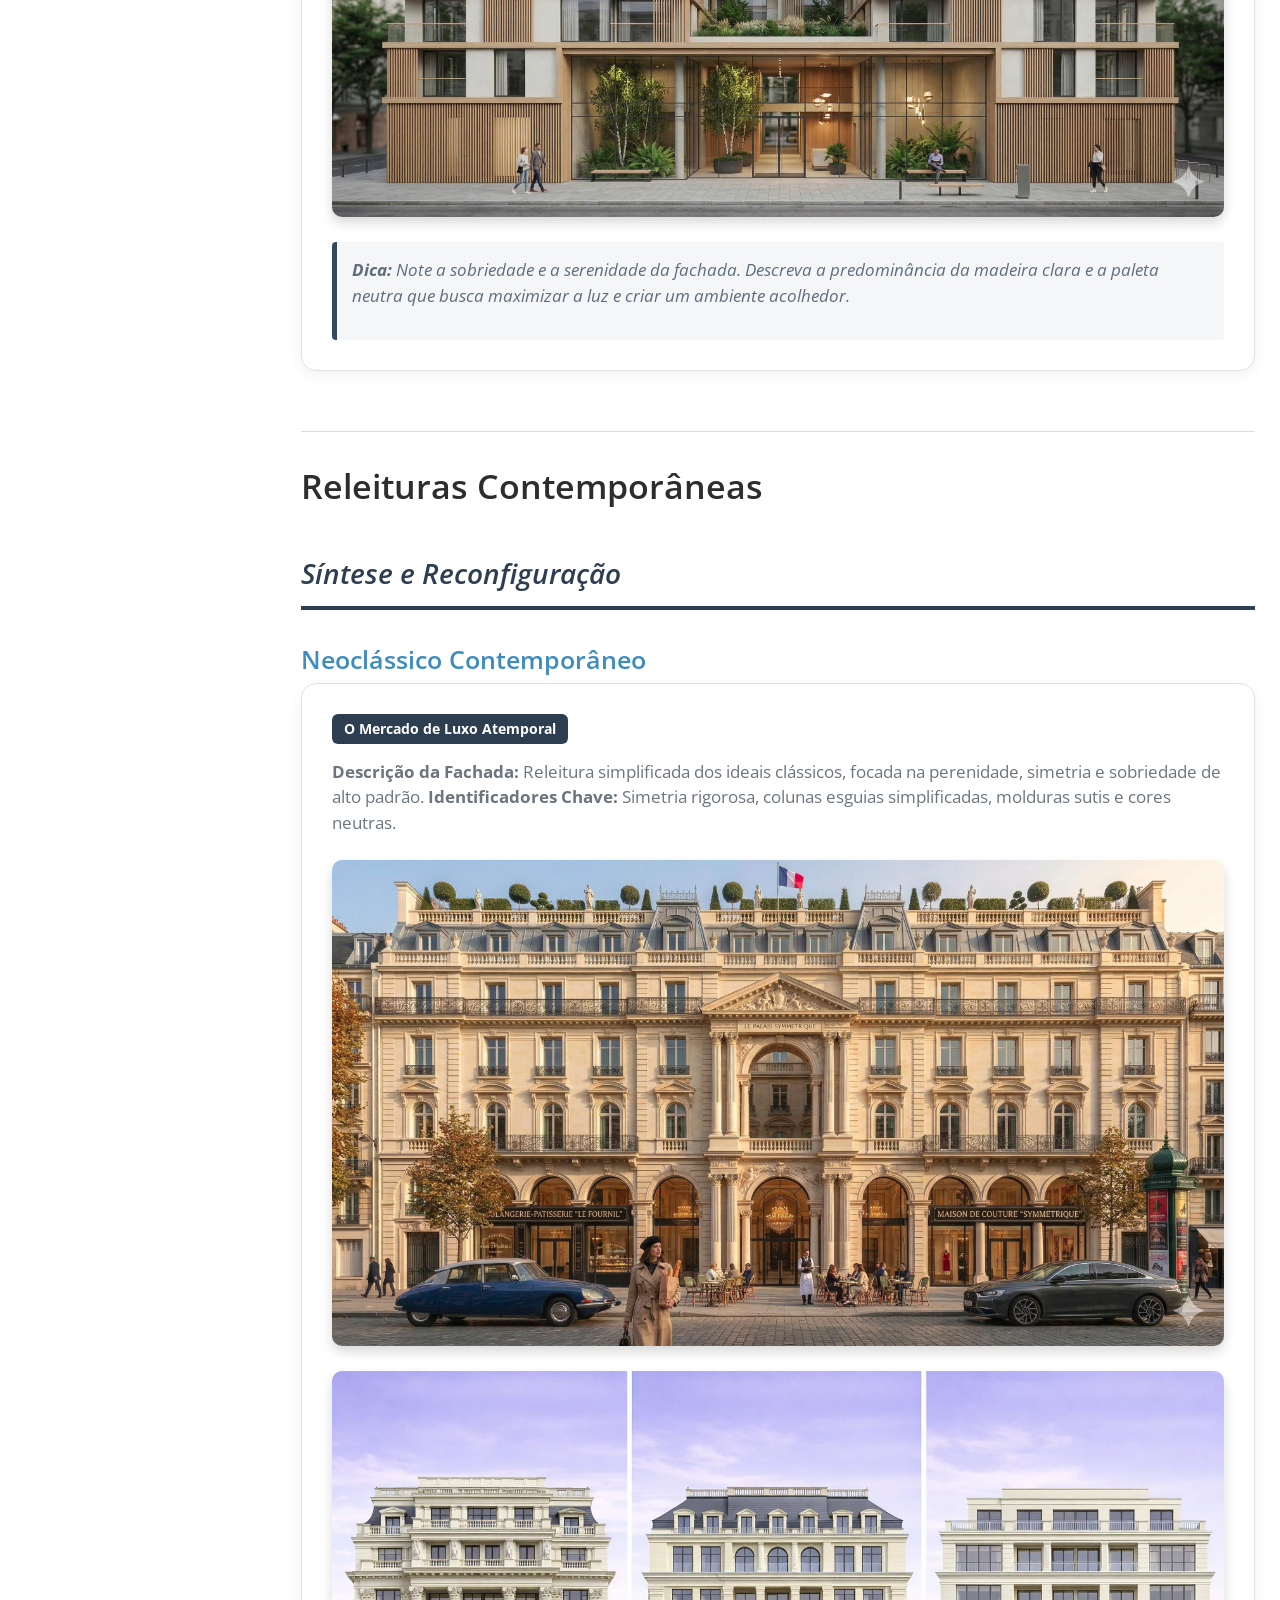
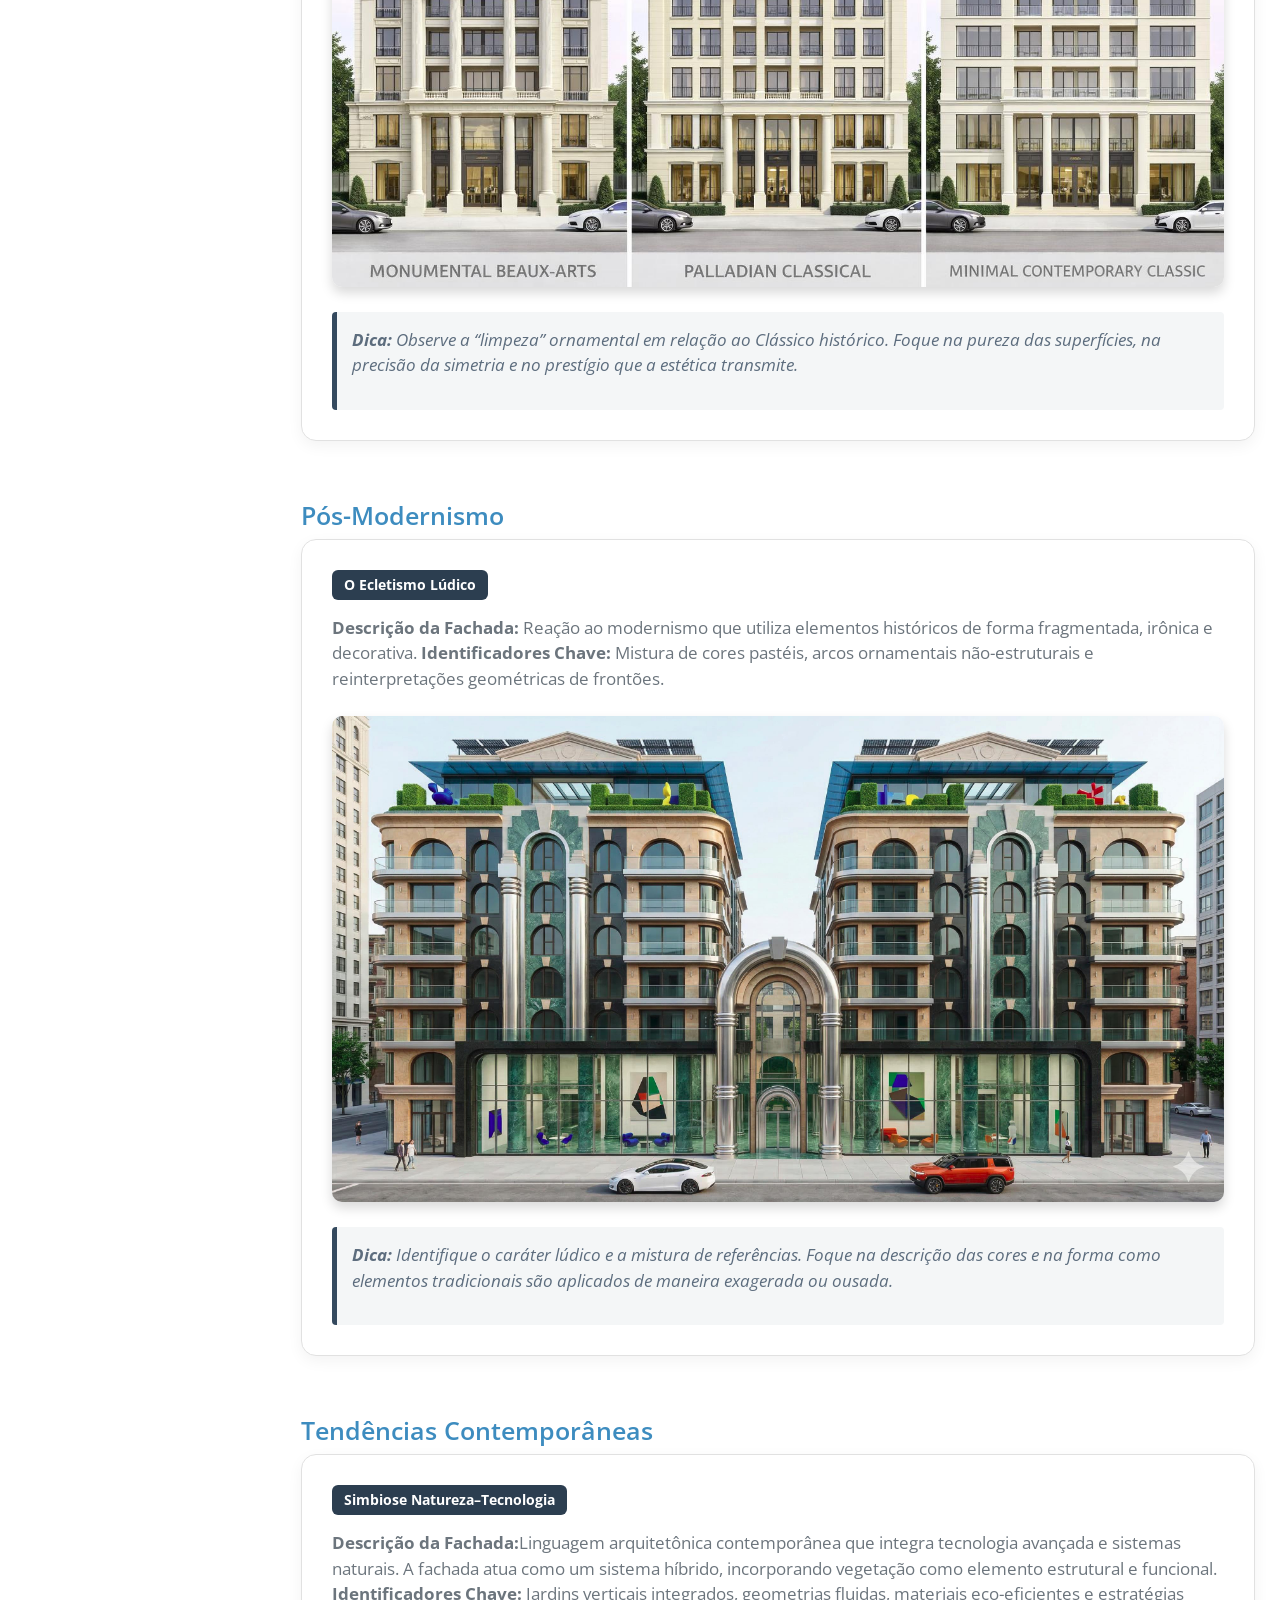
<file: fachadas.html>
<!DOCTYPE html>
<html xmlns="http://www.w3.org/1999/xhtml" lang="en" xml:lang="en"><head>

<meta charset="utf-8">
<meta name="generator" content="quarto-1.8.25">

<meta name="viewport" content="width=device-width, initial-scale=1.0, user-scalable=yes">

<meta name="dcterms.date" content="2026-03-20">

<title>Guia de Estilos Arquitetônicos para Corretores – Guia de Estilos</title>
<style>
code{white-space: pre-wrap;}
span.smallcaps{font-variant: small-caps;}
div.columns{display: flex; gap: min(4vw, 1.5em);}
div.column{flex: auto; overflow-x: auto;}
div.hanging-indent{margin-left: 1.5em; text-indent: -1.5em;}
ul.task-list{list-style: none;}
ul.task-list li input[type="checkbox"] {
  width: 0.8em;
  margin: 0 0.8em 0.2em -1em; /* quarto-specific, see https://github.com/quarto-dev/quarto-cli/issues/4556 */ 
  vertical-align: middle;
}
</style>


<script src="site_libs/quarto-nav/quarto-nav.js"></script>
<script src="site_libs/quarto-nav/headroom.min.js"></script>
<script src="site_libs/clipboard/clipboard.min.js"></script>
<script src="site_libs/quarto-search/autocomplete.umd.js"></script>
<script src="site_libs/quarto-search/fuse.min.js"></script>
<script src="site_libs/quarto-search/quarto-search.js"></script>
<meta name="quarto:offset" content="./">
<script src="site_libs/quarto-html/quarto.js" type="module"></script>
<script src="site_libs/quarto-html/tabsets/tabsets.js" type="module"></script>
<script src="site_libs/quarto-html/axe/axe-check.js" type="module"></script>
<script src="site_libs/quarto-html/popper.min.js"></script>
<script src="site_libs/quarto-html/tippy.umd.min.js"></script>
<script src="site_libs/quarto-html/anchor.min.js"></script>
<link href="site_libs/quarto-html/tippy.css" rel="stylesheet">
<link href="site_libs/quarto-html/quarto-syntax-highlighting-7b89279ff1a6dce999919e0e67d4d9ec.css" rel="stylesheet" id="quarto-text-highlighting-styles">
<script src="site_libs/bootstrap/bootstrap.min.js"></script>
<link href="site_libs/bootstrap/bootstrap-icons.css" rel="stylesheet">
<link href="site_libs/bootstrap/bootstrap-156c5022be28fb4ff5bb7c7b02de766a.min.css" rel="stylesheet" append-hash="true" id="quarto-bootstrap" data-mode="light">
<script src="site_libs/quarto-contrib/glightbox/glightbox.min.js"></script>
<link href="site_libs/quarto-contrib/glightbox/glightbox.min.css" rel="stylesheet">
<link href="site_libs/quarto-contrib/glightbox/lightbox.css" rel="stylesheet">
<script id="quarto-search-options" type="application/json">{
  "location": "navbar",
  "copy-button": false,
  "collapse-after": 3,
  "panel-placement": "end",
  "type": "overlay",
  "limit": 50,
  "keyboard-shortcut": [
    "f",
    "/",
    "s"
  ],
  "show-item-context": false,
  "language": {
    "search-no-results-text": "No results",
    "search-matching-documents-text": "matching documents",
    "search-copy-link-title": "Copy link to search",
    "search-hide-matches-text": "Hide additional matches",
    "search-more-match-text": "more match in this document",
    "search-more-matches-text": "more matches in this document",
    "search-clear-button-title": "Clear",
    "search-text-placeholder": "",
    "search-detached-cancel-button-title": "Cancel",
    "search-submit-button-title": "Submit",
    "search-label": "Search"
  }
}</script>


<link rel="stylesheet" href="custom.css">
</head>

<body class="floating nav-fixed quarto-light">

<div id="quarto-search-results"></div>
  <header id="quarto-header" class="headroom fixed-top">
    <nav class="navbar navbar-expand-lg " data-bs-theme="dark">
      <div class="navbar-container container-fluid">
      <div class="navbar-brand-container mx-auto">
    <a href="./index.html" class="navbar-brand navbar-brand-logo">
    </a>
    <a class="navbar-brand" href="./index.html">
    <span class="navbar-title">Guia de Estilos</span>
    </a>
  </div>
            <div id="quarto-search" class="" title="Search"></div>
          <button class="navbar-toggler" type="button" data-bs-toggle="collapse" data-bs-target="#navbarCollapse" aria-controls="navbarCollapse" role="menu" aria-expanded="false" aria-label="Toggle navigation" onclick="if (window.quartoToggleHeadroom) { window.quartoToggleHeadroom(); }">
  <span class="navbar-toggler-icon"></span>
</button>
          <div class="collapse navbar-collapse" id="navbarCollapse">
            <ul class="navbar-nav navbar-nav-scroll me-auto">
  <li class="nav-item">
    <a class="nav-link active" href="./fachadas.html" aria-current="page"> 
<span class="menu-text">Fachadas</span></a>
  </li>  
  <li class="nav-item">
    <a class="nav-link" href="./interiores.html"> 
<span class="menu-text">Interiores</span></a>
  </li>  
</ul>
          </div> <!-- /navcollapse -->
            <div class="quarto-navbar-tools">
</div>
      </div> <!-- /container-fluid -->
    </nav>
</header>
<!-- content -->
<div id="quarto-content" class="quarto-container page-columns page-rows-contents page-layout-full page-navbar">
<!-- sidebar -->
  <nav id="quarto-sidebar" class="sidebar collapse collapse-horizontal quarto-sidebar-collapse-item sidebar-navigation floating overflow-auto">
    <nav id="TOC" role="doc-toc" class="toc-active">
    <h2 id="toc-title">On this page</h2>
   
  <ul>
  <li><a href="#a-herança-europeia" id="toc-a-herança-europeia" class="nav-link active" data-scroll-target="#a-herança-europeia">A Herança Europeia</a>
  <ul class="collapse">
  <li><a href="#estilos-históricos" id="toc-estilos-históricos" class="nav-link" data-scroll-target="#estilos-históricos"><em>Estilos Históricos</em></a>
  <ul class="collapse">
  <li><a href="#clássico" id="toc-clássico" class="nav-link" data-scroll-target="#clássico">Clássico</a></li>
  <li><a href="#barroco-rococó-e-flamboyant" id="toc-barroco-rococó-e-flamboyant" class="nav-link" data-scroll-target="#barroco-rococó-e-flamboyant">Barroco, Rococó e Flamboyant</a></li>
  </ul></li>
  </ul></li>
  <li><a href="#a-evolução-da-forma" id="toc-a-evolução-da-forma" class="nav-link" data-scroll-target="#a-evolução-da-forma">A Evolução da Forma</a>
  <ul class="collapse">
  <li><a href="#modernidade-e-design" id="toc-modernidade-e-design" class="nav-link" data-scroll-target="#modernidade-e-design"><em>Modernidade e Design</em></a>
  <ul class="collapse">
  <li><a href="#art-nouveau" id="toc-art-nouveau" class="nav-link" data-scroll-target="#art-nouveau">Art Nouveau</a></li>
  <li><a href="#art-déco" id="toc-art-déco" class="nav-link" data-scroll-target="#art-déco">Art Déco</a></li>
  <li><a href="#modernismo" id="toc-modernismo" class="nav-link" data-scroll-target="#modernismo">Modernismo</a></li>
  <li><a href="#brutalismo" id="toc-brutalismo" class="nav-link" data-scroll-target="#brutalismo">Brutalismo</a></li>
  <li><a href="#minimalismo" id="toc-minimalismo" class="nav-link" data-scroll-target="#minimalismo">Minimalismo</a></li>
  </ul></li>
  </ul></li>
  <li><a href="#estilos-de-habitar" id="toc-estilos-de-habitar" class="nav-link" data-scroll-target="#estilos-de-habitar">Estilos de Habitar</a>
  <ul class="collapse">
  <li><a href="#lifestyle" id="toc-lifestyle" class="nav-link" data-scroll-target="#lifestyle"><em>Lifestyle</em></a>
  <ul class="collapse">
  <li><a href="#industrial---loft-style" id="toc-industrial---loft-style" class="nav-link" data-scroll-target="#industrial---loft-style">Industrial - <em>Loft Style</em></a></li>
  <li><a href="#mediterrâneo" id="toc-mediterrâneo" class="nav-link" data-scroll-target="#mediterrâneo">Mediterrâneo</a></li>
  <li><a href="#escandinavo" id="toc-escandinavo" class="nav-link" data-scroll-target="#escandinavo">Escandinavo</a></li>
  </ul></li>
  </ul></li>
  <li><a href="#releituras-contemporâneas" id="toc-releituras-contemporâneas" class="nav-link" data-scroll-target="#releituras-contemporâneas">Releituras Contemporâneas</a>
  <ul class="collapse">
  <li><a href="#síntese-e-reconfiguração" id="toc-síntese-e-reconfiguração" class="nav-link" data-scroll-target="#síntese-e-reconfiguração"><em>Síntese e Reconfiguração</em></a>
  <ul class="collapse">
  <li><a href="#neoclássico-contemporâneo" id="toc-neoclássico-contemporâneo" class="nav-link" data-scroll-target="#neoclássico-contemporâneo">Neoclássico Contemporâneo</a></li>
  <li><a href="#pós-modernismo" id="toc-pós-modernismo" class="nav-link" data-scroll-target="#pós-modernismo">Pós-Modernismo</a></li>
  <li><a href="#tendências-contemporâneas" id="toc-tendências-contemporâneas" class="nav-link" data-scroll-target="#tendências-contemporâneas">Tendências Contemporâneas</a></li>
  </ul></li>
  </ul></li>
  </ul>
</nav>
</nav>
<div id="quarto-sidebar-glass" class="quarto-sidebar-collapse-item" data-bs-toggle="collapse" data-bs-target=".quarto-sidebar-collapse-item"></div>
<!-- margin-sidebar -->
    <div id="quarto-margin-sidebar" class="sidebar margin-sidebar zindex-bottom">
    </div>
<!-- main -->
<main class="content column-page-right" id="quarto-document-content">

<header id="title-block-header" class="quarto-title-block default">
<div class="quarto-title">
<h1 class="title">Guia de Estilos Arquitetônicos para Corretores</h1>
<p class="subtitle lead">Referência de Fachadas</p>
</div>



<div class="quarto-title-meta column-page-right">

    
    <div>
    <div class="quarto-title-meta-heading">Published</div>
    <div class="quarto-title-meta-contents">
      <p class="date">March 20, 2026</p>
    </div>
  </div>
  
    
  </div>
  


</header>


<hr>
<section id="o-que-observar" class="level4">
<h4 class="anchored" data-anchor-id="o-que-observar">O que observar</h4>
<p>A fachada é o “cartão de visitas” e o principal fator de valorização imediata do imóvel. Ao analisar a volumetria externa observe aberturas, texturas, silhuetas e integração.</p>
<div class="hide-on-mobile">
<ul>
<li><strong>Ritmo das aberturas:</strong> Note se as janelas seguem um padrão rígido e simétrico ou se são vãos livres e assimétricos.</li>
<li><strong>Materialidade externa:</strong> Identifique o uso de texturas (pedra, madeira, concreto) e como elas reagem à luz solar.</li>
<li><strong>Silhuetas:</strong> Observe o fechamento do prédio (platibandas retas, telhados aparentes ou coroamentos ornamentados).</li>
<li><strong>Integração com o entorno:</strong> Como o térreo se relaciona com a calçada e o paisagismo.</li>
</ul>
</div>
</section>
<section id="a-herança-europeia" class="level1">
<h1>A Herança Europeia</h1>
<section id="estilos-históricos" class="level2">
<h2 class="anchored" data-anchor-id="estilos-históricos"><em>Estilos Históricos</em></h2>
<section id="clássico" class="level3">
<h3 class="anchored" data-anchor-id="clássico">Clássico</h3>
<div class="style-section">
<p><span class="category-tag">A Fundação Greco-Romana</span> <strong>Descrição da Fachada:</strong> Base purista pautada pela simetria absoluta e proporção matemática. Transmite autoridade e permanência institucional. <strong>Identificadores Chave:</strong> Ordens literais (Dórica/Coríntia), frontões triangulares monumentais e uso extensivo de pedra maciça ou mármore.</p>
<div class="image-container">
<p><a href="fachadas/classico.jpg" class="lightbox" data-gallery="quarto-lightbox-gallery-1"><img src="fachadas/classico.jpg" class="img-fluid"></a></p>
</div>
<div class="broker-tip">
<p><strong>Dica:</strong> Observe a densidade e o peso da pedra. A descrição deve focar na imponência das colunas e na perfeição matemática da fachada, que cria um ar de solenidade inabalável.</p>
</div>
</div>
</section>
<section id="barroco-rococó-e-flamboyant" class="level3">
<h3 class="anchored" data-anchor-id="barroco-rococó-e-flamboyant">Barroco, Rococó e Flamboyant</h3>
<div class="style-section">
<p><span class="category-tag">O Drama, a Graça e a Ascensão</span> <strong>Descrição da Fachada:</strong> Uma trilogia de estilos de alta densidade ornamental. O segredo para identificar está no “peso” visual e na direção das linhas: o Barroco é denso e curvo; o Rococó é leve e floral; o Flamboyant é vertical e rendilhado.</p>
<p><strong>Identificadores de Comparação:</strong></p>
<ul>
<li><strong>Barroco (O Peso):</strong> Observe fachadas que “entram e saem” (volumes côncavos e convexos). O foco é o drama das sombras profundas e colunas que parecem retorcidas ou em movimento.</li>
<li><strong>Rococó (A Delicadeza):</strong> Identifique ornamentos menores, assimétricos e mais finos. No lugar do drama, entram conchas (<em>rocaille</em>), flores e uma aparência mais festiva, clara e graciosa.</li>
<li><strong>Flamboyant (A Chama):</strong> Procure pelo rendilhado de pedra. Arcos muito agudos e detalhes que sobem verticalmente como se fossem labaredas de fogo esculpidas na própria estrutura.</li>
</ul>
<div class="image-container">
<p><a href="fachadas/barroco_rococo_flamboyant.jpg" class="lightbox" data-gallery="quarto-lightbox-gallery-2"><img src="fachadas/barroco_rococo_flamboyant.jpg" class="img-fluid"></a></p>
</div>
<div class="broker-tip">
<p><strong>Como treinar o olhar:</strong> No Barroco, o prédio transmite “potência e movimento”. No Rococó, transmite “detalhamento e leveza”. No Flamboyant, transmite “ascensão e filigrana”.</p>
</div>
</div>
<hr>
</section>
</section>
</section>
<section id="a-evolução-da-forma" class="level1">
<h1>A Evolução da Forma</h1>
<section id="modernidade-e-design" class="level2">
<h2 class="anchored" data-anchor-id="modernidade-e-design"><em>Modernidade e Design</em></h2>
<section id="art-nouveau" class="level3">
<h3 class="anchored" data-anchor-id="art-nouveau">Art Nouveau</h3>
<div class="style-section">
<p><span class="category-tag">A Fluidez Biológica</span> <strong>Descrição da Fachada:</strong> Ruptura total com a tradição em favor de formas biológicas, curvas e sinuosas que mimetizam a natureza. <strong>Identificadores Chave:</strong> Linhas em chicote, vitrais botânicos integrados e ferro batido orgânico nas sacadas.</p>
<div class="image-container">
<p><a href="fachadas/art_nouveau1.jpg" class="lightbox" data-gallery="quarto-lightbox-gallery-3"><img src="fachadas/art_nouveau1.jpg" class="img-fluid"></a></p>
</div>
<div class="image-container">
<p><a href="fachadas/art_nouveau2.jpg" class="lightbox" data-gallery="quarto-lightbox-gallery-4"><img src="fachadas/art_nouveau2.jpg" class="img-fluid"></a></p>
</div>
<div class="broker-tip">
<p><strong>Dica:</strong> Identifique a ausência de linhas retas. A descrição deve focar na fluidez da fachada, onde os elementos parecem crescer e se entrelaçar como organismos vivos sobre a pedra.</p>
</div>
</div>
</section>
<section id="art-déco" class="level3">
<h3 class="anchored" data-anchor-id="art-déco">Art Déco</h3>
<div class="style-section">
<p><span class="category-tag">O Glamour Geométrico</span> <strong>Descrição da Fachada:</strong> Estética industrial glamourosa, definida pela precisão geométrica, verticalidade e materiais polidos. <strong>Identificadores Chave:</strong> Ziguezagues, raios de sol, metais (latão e aço) e escalonamentos (<em>setbacks</em>) rítmicos.</p>
<div class="image-container">
<p><a href="fachadas/art_deco1.jpg" class="lightbox" data-gallery="quarto-lightbox-gallery-5"><img src="fachadas/art_deco1.jpg" class="img-fluid"></a></p>
</div>
<div class="image-container">
<p><a href="fachadas/art_deco2.jpg" class="lightbox" data-gallery="quarto-lightbox-gallery-6"><img src="fachadas/art_deco2.jpg" class="img-fluid"></a></p>
</div>
<div class="broker-tip">
<p><strong>Dica:</strong> Observe o rigor da simetria e o brilho das superfícies. Descreva a modernidade das formas escalonadas e o uso de padrões que conferem sofisticação urbana e dinamismo.</p>
</div>
</div>
</section>
<section id="modernismo" class="level3">
<h3 class="anchored" data-anchor-id="modernismo">Modernismo</h3>
<div class="style-section">
<p><span class="category-tag">A Função Estrutural</span> <strong>Descrição da Fachada:</strong> Purismo funcional que elimina o ornamento. A beleza reside na geometria da estrutura e na transparência. <strong>Identificadores Chave:</strong> Pilotis no térreo, janelas em fita e integração total através de grandes fachadas de vidro.</p>
<div class="image-container">
<p><a href="fachadas/modernismo.jpg" class="lightbox" data-gallery="quarto-lightbox-gallery-7"><img src="fachadas/modernismo.jpg" class="img-fluid"></a></p>
</div>
<div class="broker-tip">
<p><strong>Dica:</strong> Foque na transparência e na leveza. Note como a estrutura se torna o próprio design e descreva a integração entre o interior e o exterior permitida pelos panos de vidro.</p>
</div>
</div>
</section>
<section id="brutalismo" class="level3">
<h3 class="anchored" data-anchor-id="brutalismo">Brutalismo</h3>
<div class="style-section">
<p><span class="category-tag">O Concreto Radical</span> <strong>Descrição da Fachada:</strong> Honestidade radical, exibindo a força do concreto em sua forma pura e monumental. <strong>Identificadores Chave:</strong> Concreto aparente (<em>béton brut</em>) com marcas de fôrma e volumetria pesada e escultural.</p>
<div class="image-container">
<p><a href="fachadas/brutalismo.jpg" class="lightbox" data-gallery="quarto-lightbox-gallery-8"><img src="fachadas/brutalismo.jpg" class="img-fluid"></a></p>
</div>
<div class="broker-tip">
<p><strong>Dica:</strong> Priorize a descrição tátil e sólida. Observe a força das formas pesadas e como a luz incide sobre a textura áspera do concreto, criando uma estética de crueza arquitetônica.</p>
</div>
</div>
</section>
<section id="minimalismo" class="level3">
<h3 class="anchored" data-anchor-id="minimalismo">Minimalismo</h3>
<div class="style-section">
<p><span class="category-tag">O Purismo da Luz</span> <strong>Descrição da Fachada:</strong> Redução absoluta aos elementos essenciais para valorizar a volumetria pura e o vazio. <strong>Identificadores Chave:</strong> Paleta monocromática, vãos livres monumentais e superfícies contínuas sem juntas visíveis.</p>
<div class="image-container">
<p><a href="fachadas/minimalismo.jpg" class="lightbox" data-gallery="quarto-lightbox-gallery-9"><img src="fachadas/minimalismo.jpg" class="img-fluid"></a></p>
</div>
<div class="broker-tip">
<p><strong>Dica:</strong> Note o “silêncio visual” do edifício. A descrição deve focar na precisão dos encontros entre materiais e na forma como a luz natural desenha a estrutura livre de adornos.</p>
</div>
</div>
<hr>
</section>
</section>
</section>
<section id="estilos-de-habitar" class="level1">
<h1>Estilos de Habitar</h1>
<section id="lifestyle" class="level2">
<h2 class="anchored" data-anchor-id="lifestyle"><em>Lifestyle</em></h2>
<section id="industrial---loft-style" class="level3">
<h3 class="anchored" data-anchor-id="industrial---loft-style">Industrial - <em>Loft Style</em></h3>
<div class="style-section">
<p><span class="category-tag">A Estética de Nova York</span> <strong>Descrição da Fachada:</strong> Reinterpretação de espaços fabris, valorizando materiais industriais e o aspecto funcional. <strong>Identificadores Chave:</strong> Tijolo aparente, grandes janelas de ferro com grid e elementos metálicos pretos expostos.</p>
<div class="image-container">
<p><a href="fachadas/industrial1.jpg" class="lightbox" data-gallery="quarto-lightbox-gallery-10"><img src="fachadas/industrial1.jpg" class="img-fluid"></a></p>
</div>
<div class="image-container">
<p><a href="fachadas/industrial2.jpg" class="lightbox" data-gallery="quarto-lightbox-gallery-11"><img src="fachadas/industrial2.jpg" class="img-fluid"></a></p>
</div>
<div class="broker-tip">
<p><strong>Dica:</strong> Observe o caráter bruto e cosmopolita. Ao descrever, destaque as amplas aberturas e a exposição deliberada dos materiais que remetem ao lifestyle urbano dos grandes centros.</p>
</div>
</div>
</section>
<section id="mediterrâneo" class="level3">
<h3 class="anchored" data-anchor-id="mediterrâneo">Mediterrâneo</h3>
<div class="style-section">
<p><span class="category-tag">O Rústico Solar</span> <strong>Descrição da Fachada:</strong> Linguagem solar focada no conforto térmico e em materiais naturais com texturas artesanais. <strong>Identificadores Chave:</strong> Estuque branco texturizado, arcos elegantes e integração com pátios e vegetação mediterrânea.</p>
<div class="image-container">
<p><a href="fachadas/mediterrâneo1.jpg" class="lightbox" data-gallery="quarto-lightbox-gallery-12"><img src="fachadas/mediterrâneo1.jpg" class="img-fluid"></a></p>
</div>
<div class="image-container">
<p><a href="fachadas/mediterrâneo2.jpg" class="lightbox" data-gallery="quarto-lightbox-gallery-13"><img src="fachadas/mediterrâneo2.jpg" class="img-fluid"></a></p>
</div>
<div class="broker-tip">
<p><strong>Dica:</strong> Identifique o contraste entre o estuque claro e a sombra dos arcos. Foque na descrição da luz e na fluidez da fachada integrada ao paisagismo solar.</p>
</div>
</div>
</section>
<section id="escandinavo" class="level3">
<h3 class="anchored" data-anchor-id="escandinavo">Escandinavo</h3>
<div class="style-section">
<p><span class="category-tag">O Bem-Estar Hygge</span> <strong>Descrição da Fachada:</strong> Foco na funcionalidade e no conforto visual através de tons claros, madeira e integração com a natureza. <strong>Identificadores Chave:</strong> Madeira clara (carvalho/pinho), fachadas em tons neutros e grandes janelas para capturar luz natural.</p>
<div class="image-container">
<p><a href="fachadas/escandinavo1.jpg" class="lightbox" data-gallery="quarto-lightbox-gallery-14"><img src="fachadas/escandinavo1.jpg" class="img-fluid"></a></p>
</div>
<div class="image-container">
<p><a href="fachadas/escandinavo2.jpg" class="lightbox" data-gallery="quarto-lightbox-gallery-15"><img src="fachadas/escandinavo2.jpg" class="img-fluid"></a></p>
</div>
<div class="broker-tip">
<p><strong>Dica:</strong> Note a sobriedade e a serenidade da fachada. Descreva a predominância da madeira clara e a paleta neutra que busca maximizar a luz e criar um ambiente acolhedor.</p>
</div>
</div>
<hr>
</section>
</section>
</section>
<section id="releituras-contemporâneas" class="level1">
<h1>Releituras Contemporâneas</h1>
<section id="síntese-e-reconfiguração" class="level2">
<h2 class="anchored" data-anchor-id="síntese-e-reconfiguração"><em>Síntese e Reconfiguração</em></h2>
<section id="neoclássico-contemporâneo" class="level3">
<h3 class="anchored" data-anchor-id="neoclássico-contemporâneo">Neoclássico Contemporâneo</h3>
<div class="style-section">
<p><span class="category-tag">O Mercado de Luxo Atemporal</span> <strong>Descrição da Fachada:</strong> Releitura simplificada dos ideais clássicos, focada na perenidade, simetria e sobriedade de alto padrão. <strong>Identificadores Chave:</strong> Simetria rigorosa, colunas esguias simplificadas, molduras sutis e cores neutras.</p>
<div class="image-container">
<p><a href="fachadas/neoclassico1.jpg" class="lightbox" data-gallery="quarto-lightbox-gallery-16"><img src="fachadas/neoclassico1.jpg" class="img-fluid"></a></p>
</div>
<div class="image-container">
<p><a href="fachadas/neoclassico2.jpg" class="lightbox" data-gallery="quarto-lightbox-gallery-17"><img src="fachadas/neoclassico2.jpg" class="img-fluid"></a></p>
</div>
<div class="broker-tip">
<p><strong>Dica:</strong> Observe a “limpeza” ornamental em relação ao Clássico histórico. Foque na pureza das superfícies, na precisão da simetria e no prestígio que a estética transmite.</p>
</div>
</div>
</section>
<section id="pós-modernismo" class="level3">
<h3 class="anchored" data-anchor-id="pós-modernismo">Pós-Modernismo</h3>
<div class="style-section">
<p><span class="category-tag">O Ecletismo Lúdico</span> <strong>Descrição da Fachada:</strong> Reação ao modernismo que utiliza elementos históricos de forma fragmentada, irônica e decorativa. <strong>Identificadores Chave:</strong> Mistura de cores pastéis, arcos ornamentais não-estruturais e reinterpretações geométricas de frontões.</p>
<div class="image-container">
<p><a href="fachadas/pos_modernismo.jpg" class="lightbox" data-gallery="quarto-lightbox-gallery-18"><img src="fachadas/pos_modernismo.jpg" class="img-fluid"></a></p>
</div>
<div class="broker-tip">
<p><strong>Dica:</strong> Identifique o caráter lúdico e a mistura de referências. Foque na descrição das cores e na forma como elementos tradicionais são aplicados de maneira exagerada ou ousada.</p>
</div>
</div>
</section>
<section id="tendências-contemporâneas" class="level3">
<h3 class="anchored" data-anchor-id="tendências-contemporâneas">Tendências Contemporâneas</h3>
<div class="style-section">
<p><span class="category-tag">Simbiose Natureza–Tecnologia</span> <strong>Descrição da Fachada:</strong>Linguagem arquitetônica contemporânea que integra tecnologia avançada e sistemas naturais. A fachada atua como um sistema híbrido, incorporando vegetação como elemento estrutural e funcional. <strong>Identificadores Chave:</strong> Jardins verticais integrados, geometrias fluidas, materiais eco-eficientes e estratégias passivas de desempenho ambiental.</p>
<p><span class="category-tag">Contemporâneo Biofílico</span></p>
<div class="image-container">
<p><a href="fachadas/contemporaneo_biofilico.jpg" class="lightbox" data-gallery="quarto-lightbox-gallery-19"><img src="fachadas/contemporaneo_biofilico.jpg" class="img-fluid"></a></p>
</div>
<p><span class="category-tag">Contemporâneo High-Tech</span></p>
<div class="image-container">
<p><a href="fachadas/contemporaneo_hightech.jpg" class="lightbox" data-gallery="quarto-lightbox-gallery-20"><img src="fachadas/contemporaneo_hightech.jpg" class="img-fluid"></a></p>
</div>
<p><span class="category-tag">Contemporâneo Desconstrutivista</span></p>
<div class="image-container">
<p><a href="fachadas/contemporaneo_desconstrutivista.jpg" class="lightbox" data-gallery="quarto-lightbox-gallery-21"><img src="fachadas/contemporaneo_desconstrutivista.jpg" class="img-fluid"></a></p>
</div>
<div class="broker-tip">
<p><strong>Dica:</strong> Note a integração entre o construído e o biológico. Ao descrever, enfatize a presença da vegetação como elemento estrutural e a tecnologia aplicada ao bem-estar.</p>
</div>
</div>
<hr>
<p><strong>Resumo Final:</strong> Utilize estas referências para valorizar o produto imobiliário. Entender a fachada permite que você venda não apenas um endereço, mas uma identidade cultural e um valor arquitetônico superior.</p>


</section>
</section>
</section>

</main> <!-- /main -->
<script id="quarto-html-after-body" type="application/javascript">
  window.document.addEventListener("DOMContentLoaded", function (event) {
    const icon = "";
    const anchorJS = new window.AnchorJS();
    anchorJS.options = {
      placement: 'right',
      icon: icon
    };
    anchorJS.add('.anchored');
    const isCodeAnnotation = (el) => {
      for (const clz of el.classList) {
        if (clz.startsWith('code-annotation-')) {                     
          return true;
        }
      }
      return false;
    }
    const onCopySuccess = function(e) {
      // button target
      const button = e.trigger;
      // don't keep focus
      button.blur();
      // flash "checked"
      button.classList.add('code-copy-button-checked');
      var currentTitle = button.getAttribute("title");
      button.setAttribute("title", "Copied!");
      let tooltip;
      if (window.bootstrap) {
        button.setAttribute("data-bs-toggle", "tooltip");
        button.setAttribute("data-bs-placement", "left");
        button.setAttribute("data-bs-title", "Copied!");
        tooltip = new bootstrap.Tooltip(button, 
          { trigger: "manual", 
            customClass: "code-copy-button-tooltip",
            offset: [0, -8]});
        tooltip.show();    
      }
      setTimeout(function() {
        if (tooltip) {
          tooltip.hide();
          button.removeAttribute("data-bs-title");
          button.removeAttribute("data-bs-toggle");
          button.removeAttribute("data-bs-placement");
        }
        button.setAttribute("title", currentTitle);
        button.classList.remove('code-copy-button-checked');
      }, 1000);
      // clear code selection
      e.clearSelection();
    }
    const getTextToCopy = function(trigger) {
      const outerScaffold = trigger.parentElement.cloneNode(true);
      const codeEl = outerScaffold.querySelector('code');
      for (const childEl of codeEl.children) {
        if (isCodeAnnotation(childEl)) {
          childEl.remove();
        }
      }
      return codeEl.innerText;
    }
    const clipboard = new window.ClipboardJS('.code-copy-button:not([data-in-quarto-modal])', {
      text: getTextToCopy
    });
    clipboard.on('success', onCopySuccess);
    if (window.document.getElementById('quarto-embedded-source-code-modal')) {
      const clipboardModal = new window.ClipboardJS('.code-copy-button[data-in-quarto-modal]', {
        text: getTextToCopy,
        container: window.document.getElementById('quarto-embedded-source-code-modal')
      });
      clipboardModal.on('success', onCopySuccess);
    }
      var localhostRegex = new RegExp(/^(?:http|https):\/\/localhost\:?[0-9]*\//);
      var mailtoRegex = new RegExp(/^mailto:/);
        var filterRegex = new RegExp('/' + window.location.host + '/');
      var isInternal = (href) => {
          return filterRegex.test(href) || localhostRegex.test(href) || mailtoRegex.test(href);
      }
      // Inspect non-navigation links and adorn them if external
     var links = window.document.querySelectorAll('a[href]:not(.nav-link):not(.navbar-brand):not(.toc-action):not(.sidebar-link):not(.sidebar-item-toggle):not(.pagination-link):not(.no-external):not([aria-hidden]):not(.dropdown-item):not(.quarto-navigation-tool):not(.about-link)');
      for (var i=0; i<links.length; i++) {
        const link = links[i];
        if (!isInternal(link.href)) {
          // undo the damage that might have been done by quarto-nav.js in the case of
          // links that we want to consider external
          if (link.dataset.originalHref !== undefined) {
            link.href = link.dataset.originalHref;
          }
        }
      }
    function tippyHover(el, contentFn, onTriggerFn, onUntriggerFn) {
      const config = {
        allowHTML: true,
        maxWidth: 500,
        delay: 100,
        arrow: false,
        appendTo: function(el) {
            return el.parentElement;
        },
        interactive: true,
        interactiveBorder: 10,
        theme: 'quarto',
        placement: 'bottom-start',
      };
      if (contentFn) {
        config.content = contentFn;
      }
      if (onTriggerFn) {
        config.onTrigger = onTriggerFn;
      }
      if (onUntriggerFn) {
        config.onUntrigger = onUntriggerFn;
      }
      window.tippy(el, config); 
    }
    const noterefs = window.document.querySelectorAll('a[role="doc-noteref"]');
    for (var i=0; i<noterefs.length; i++) {
      const ref = noterefs[i];
      tippyHover(ref, function() {
        // use id or data attribute instead here
        let href = ref.getAttribute('data-footnote-href') || ref.getAttribute('href');
        try { href = new URL(href).hash; } catch {}
        const id = href.replace(/^#\/?/, "");
        const note = window.document.getElementById(id);
        if (note) {
          return note.innerHTML;
        } else {
          return "";
        }
      });
    }
    const xrefs = window.document.querySelectorAll('a.quarto-xref');
    const processXRef = (id, note) => {
      // Strip column container classes
      const stripColumnClz = (el) => {
        el.classList.remove("page-full", "page-columns");
        if (el.children) {
          for (const child of el.children) {
            stripColumnClz(child);
          }
        }
      }
      stripColumnClz(note)
      if (id === null || id.startsWith('sec-')) {
        // Special case sections, only their first couple elements
        const container = document.createElement("div");
        if (note.children && note.children.length > 2) {
          container.appendChild(note.children[0].cloneNode(true));
          for (let i = 1; i < note.children.length; i++) {
            const child = note.children[i];
            if (child.tagName === "P" && child.innerText === "") {
              continue;
            } else {
              container.appendChild(child.cloneNode(true));
              break;
            }
          }
          if (window.Quarto?.typesetMath) {
            window.Quarto.typesetMath(container);
          }
          return container.innerHTML
        } else {
          if (window.Quarto?.typesetMath) {
            window.Quarto.typesetMath(note);
          }
          return note.innerHTML;
        }
      } else {
        // Remove any anchor links if they are present
        const anchorLink = note.querySelector('a.anchorjs-link');
        if (anchorLink) {
          anchorLink.remove();
        }
        if (window.Quarto?.typesetMath) {
          window.Quarto.typesetMath(note);
        }
        if (note.classList.contains("callout")) {
          return note.outerHTML;
        } else {
          return note.innerHTML;
        }
      }
    }
    for (var i=0; i<xrefs.length; i++) {
      const xref = xrefs[i];
      tippyHover(xref, undefined, function(instance) {
        instance.disable();
        let url = xref.getAttribute('href');
        let hash = undefined; 
        if (url.startsWith('#')) {
          hash = url;
        } else {
          try { hash = new URL(url).hash; } catch {}
        }
        if (hash) {
          const id = hash.replace(/^#\/?/, "");
          const note = window.document.getElementById(id);
          if (note !== null) {
            try {
              const html = processXRef(id, note.cloneNode(true));
              instance.setContent(html);
            } finally {
              instance.enable();
              instance.show();
            }
          } else {
            // See if we can fetch this
            fetch(url.split('#')[0])
            .then(res => res.text())
            .then(html => {
              const parser = new DOMParser();
              const htmlDoc = parser.parseFromString(html, "text/html");
              const note = htmlDoc.getElementById(id);
              if (note !== null) {
                const html = processXRef(id, note);
                instance.setContent(html);
              } 
            }).finally(() => {
              instance.enable();
              instance.show();
            });
          }
        } else {
          // See if we can fetch a full url (with no hash to target)
          // This is a special case and we should probably do some content thinning / targeting
          fetch(url)
          .then(res => res.text())
          .then(html => {
            const parser = new DOMParser();
            const htmlDoc = parser.parseFromString(html, "text/html");
            const note = htmlDoc.querySelector('main.content');
            if (note !== null) {
              // This should only happen for chapter cross references
              // (since there is no id in the URL)
              // remove the first header
              if (note.children.length > 0 && note.children[0].tagName === "HEADER") {
                note.children[0].remove();
              }
              const html = processXRef(null, note);
              instance.setContent(html);
            } 
          }).finally(() => {
            instance.enable();
            instance.show();
          });
        }
      }, function(instance) {
      });
    }
        let selectedAnnoteEl;
        const selectorForAnnotation = ( cell, annotation) => {
          let cellAttr = 'data-code-cell="' + cell + '"';
          let lineAttr = 'data-code-annotation="' +  annotation + '"';
          const selector = 'span[' + cellAttr + '][' + lineAttr + ']';
          return selector;
        }
        const selectCodeLines = (annoteEl) => {
          const doc = window.document;
          const targetCell = annoteEl.getAttribute("data-target-cell");
          const targetAnnotation = annoteEl.getAttribute("data-target-annotation");
          const annoteSpan = window.document.querySelector(selectorForAnnotation(targetCell, targetAnnotation));
          const lines = annoteSpan.getAttribute("data-code-lines").split(",");
          const lineIds = lines.map((line) => {
            return targetCell + "-" + line;
          })
          let top = null;
          let height = null;
          let parent = null;
          if (lineIds.length > 0) {
              //compute the position of the single el (top and bottom and make a div)
              const el = window.document.getElementById(lineIds[0]);
              top = el.offsetTop;
              height = el.offsetHeight;
              parent = el.parentElement.parentElement;
            if (lineIds.length > 1) {
              const lastEl = window.document.getElementById(lineIds[lineIds.length - 1]);
              const bottom = lastEl.offsetTop + lastEl.offsetHeight;
              height = bottom - top;
            }
            if (top !== null && height !== null && parent !== null) {
              // cook up a div (if necessary) and position it 
              let div = window.document.getElementById("code-annotation-line-highlight");
              if (div === null) {
                div = window.document.createElement("div");
                div.setAttribute("id", "code-annotation-line-highlight");
                div.style.position = 'absolute';
                parent.appendChild(div);
              }
              div.style.top = top - 2 + "px";
              div.style.height = height + 4 + "px";
              div.style.left = 0;
              let gutterDiv = window.document.getElementById("code-annotation-line-highlight-gutter");
              if (gutterDiv === null) {
                gutterDiv = window.document.createElement("div");
                gutterDiv.setAttribute("id", "code-annotation-line-highlight-gutter");
                gutterDiv.style.position = 'absolute';
                const codeCell = window.document.getElementById(targetCell);
                const gutter = codeCell.querySelector('.code-annotation-gutter');
                gutter.appendChild(gutterDiv);
              }
              gutterDiv.style.top = top - 2 + "px";
              gutterDiv.style.height = height + 4 + "px";
            }
            selectedAnnoteEl = annoteEl;
          }
        };
        const unselectCodeLines = () => {
          const elementsIds = ["code-annotation-line-highlight", "code-annotation-line-highlight-gutter"];
          elementsIds.forEach((elId) => {
            const div = window.document.getElementById(elId);
            if (div) {
              div.remove();
            }
          });
          selectedAnnoteEl = undefined;
        };
          // Handle positioning of the toggle
      window.addEventListener(
        "resize",
        throttle(() => {
          elRect = undefined;
          if (selectedAnnoteEl) {
            selectCodeLines(selectedAnnoteEl);
          }
        }, 10)
      );
      function throttle(fn, ms) {
      let throttle = false;
      let timer;
        return (...args) => {
          if(!throttle) { // first call gets through
              fn.apply(this, args);
              throttle = true;
          } else { // all the others get throttled
              if(timer) clearTimeout(timer); // cancel #2
              timer = setTimeout(() => {
                fn.apply(this, args);
                timer = throttle = false;
              }, ms);
          }
        };
      }
        // Attach click handler to the DT
        const annoteDls = window.document.querySelectorAll('dt[data-target-cell]');
        for (const annoteDlNode of annoteDls) {
          annoteDlNode.addEventListener('click', (event) => {
            const clickedEl = event.target;
            if (clickedEl !== selectedAnnoteEl) {
              unselectCodeLines();
              const activeEl = window.document.querySelector('dt[data-target-cell].code-annotation-active');
              if (activeEl) {
                activeEl.classList.remove('code-annotation-active');
              }
              selectCodeLines(clickedEl);
              clickedEl.classList.add('code-annotation-active');
            } else {
              // Unselect the line
              unselectCodeLines();
              clickedEl.classList.remove('code-annotation-active');
            }
          });
        }
    const findCites = (el) => {
      const parentEl = el.parentElement;
      if (parentEl) {
        const cites = parentEl.dataset.cites;
        if (cites) {
          return {
            el,
            cites: cites.split(' ')
          };
        } else {
          return findCites(el.parentElement)
        }
      } else {
        return undefined;
      }
    };
    var bibliorefs = window.document.querySelectorAll('a[role="doc-biblioref"]');
    for (var i=0; i<bibliorefs.length; i++) {
      const ref = bibliorefs[i];
      const citeInfo = findCites(ref);
      if (citeInfo) {
        tippyHover(citeInfo.el, function() {
          var popup = window.document.createElement('div');
          citeInfo.cites.forEach(function(cite) {
            var citeDiv = window.document.createElement('div');
            citeDiv.classList.add('hanging-indent');
            citeDiv.classList.add('csl-entry');
            var biblioDiv = window.document.getElementById('ref-' + cite);
            if (biblioDiv) {
              citeDiv.innerHTML = biblioDiv.innerHTML;
            }
            popup.appendChild(citeDiv);
          });
          return popup.innerHTML;
        });
      }
    }
  });
  </script>
</div> <!-- /content -->
<footer class="footer">
  <div class="nav-footer">
    <div class="nav-footer-left">
      &nbsp;
    </div>   
    <div class="nav-footer-center">
<p>© 2026 CWB-Studio579 | <a href="https://cwb-studio.github.io/arqs/">GitHub</a> | <a href="https://creativecommons.org/licenses/by-nc/4.0/">CC BY-NC 4.0</a> <br> Imagens geradas por IA para fins ilustrativos e educacionais.</p>
</div>
    <div class="nav-footer-right">
      &nbsp;
    </div>
  </div>
</footer>
<script>var lightboxQuarto = GLightbox({"closeEffect":"zoom","descPosition":"bottom","loop":false,"openEffect":"zoom","selector":".lightbox"});
(function() {
  let previousOnload = window.onload;
  window.onload = () => {
    if (previousOnload) {
      previousOnload();
    }
    lightboxQuarto.on('slide_before_load', (data) => {
      const { slideIndex, slideNode, slideConfig, player, trigger } = data;
      const href = trigger.getAttribute('href');
      if (href !== null) {
        const imgEl = window.document.querySelector(`a[href="${href}"] img`);
        if (imgEl !== null) {
          const srcAttr = imgEl.getAttribute("src");
          if (srcAttr && srcAttr.startsWith("data:")) {
            slideConfig.href = srcAttr;
          }
        }
      } 
    });
  
    lightboxQuarto.on('slide_after_load', (data) => {
      const { slideIndex, slideNode, slideConfig, player, trigger } = data;
      if (window.Quarto?.typesetMath) {
        window.Quarto.typesetMath(slideNode);
      }
    });
  
  };
  
})();
          </script>




</body></html>
</file>
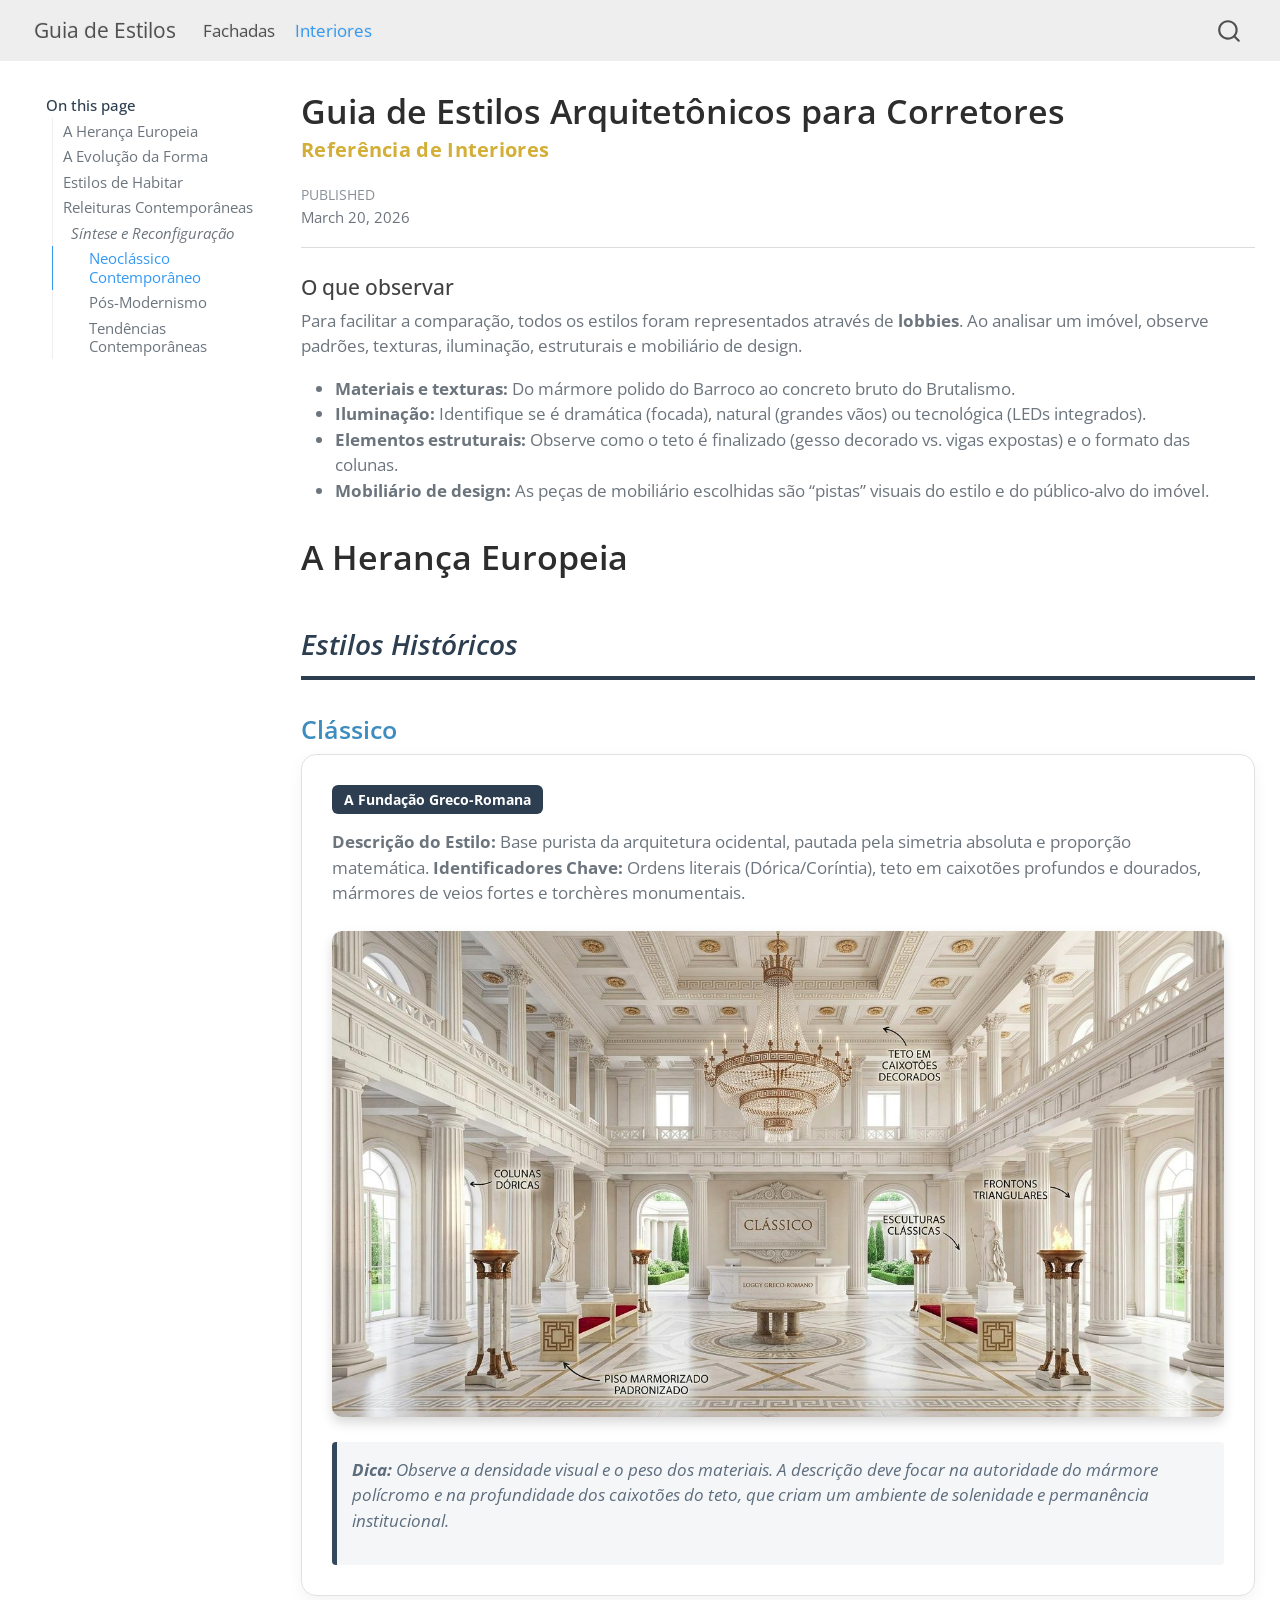
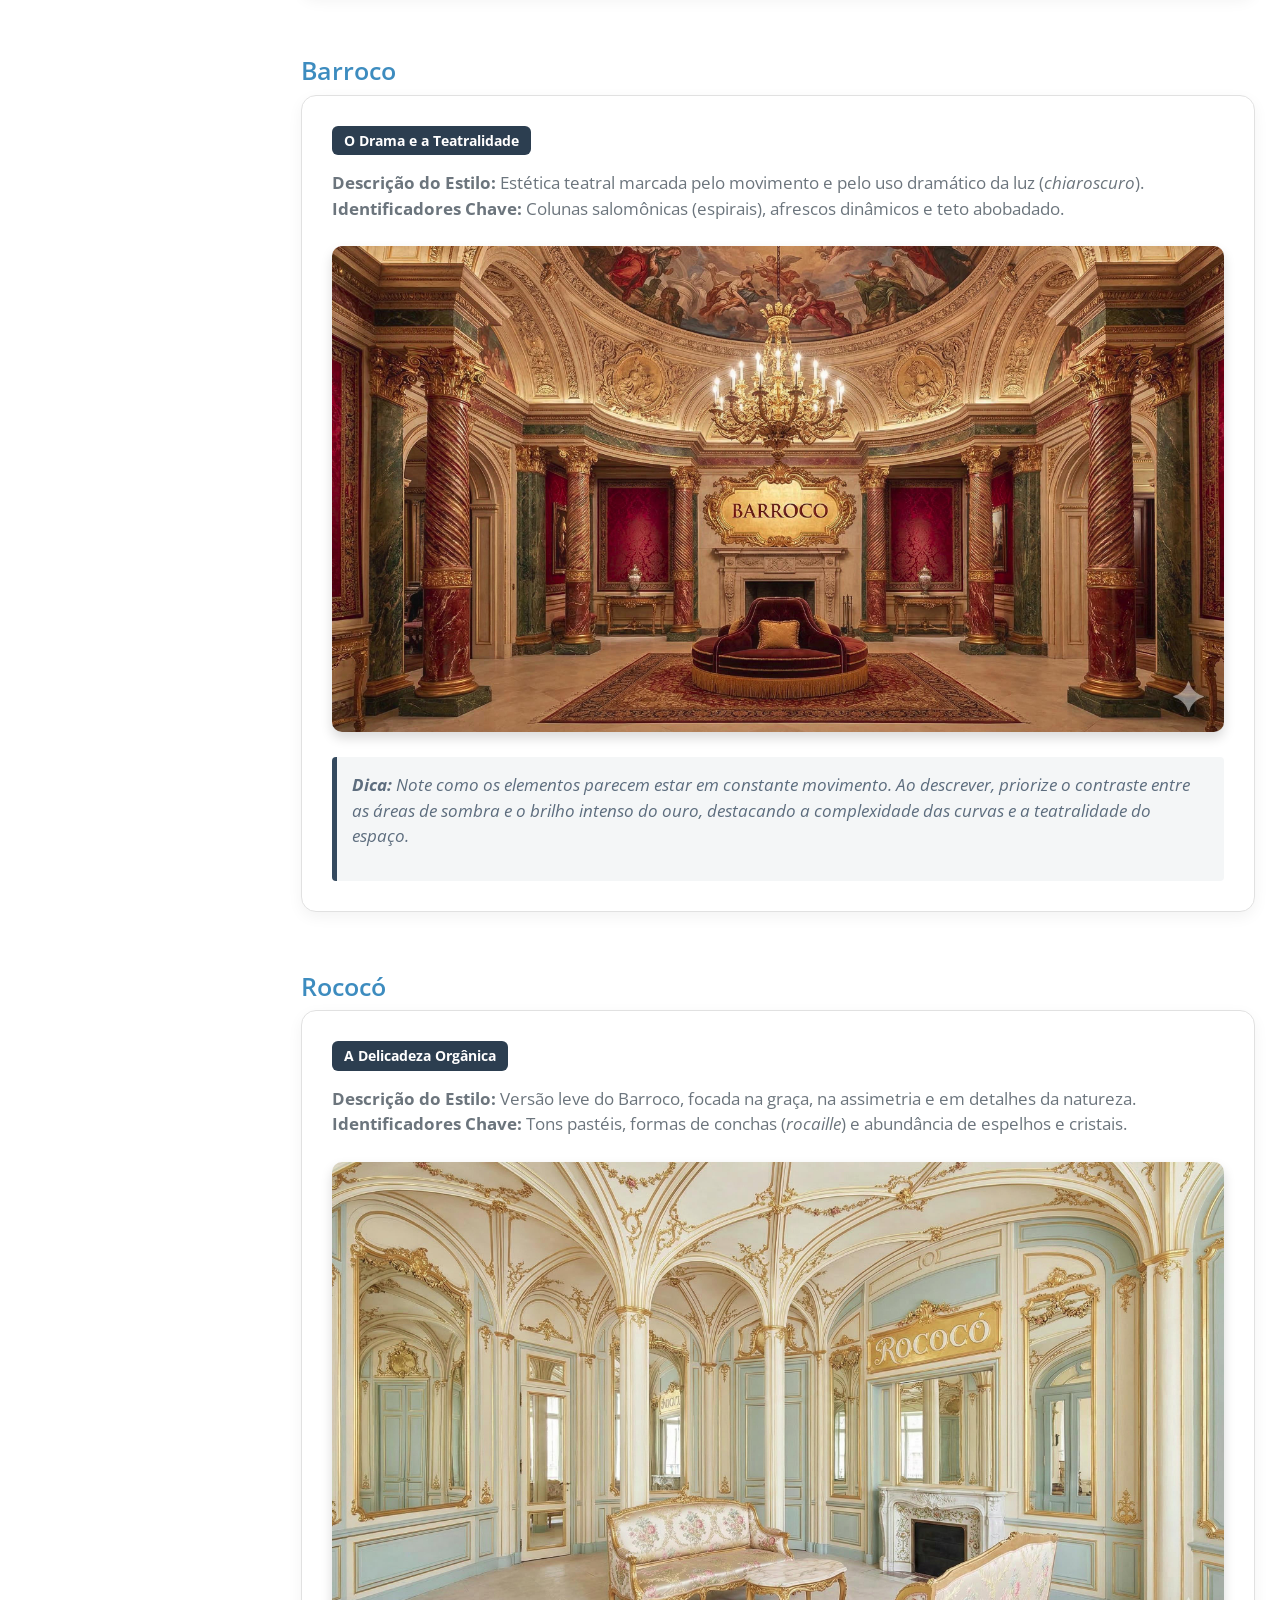
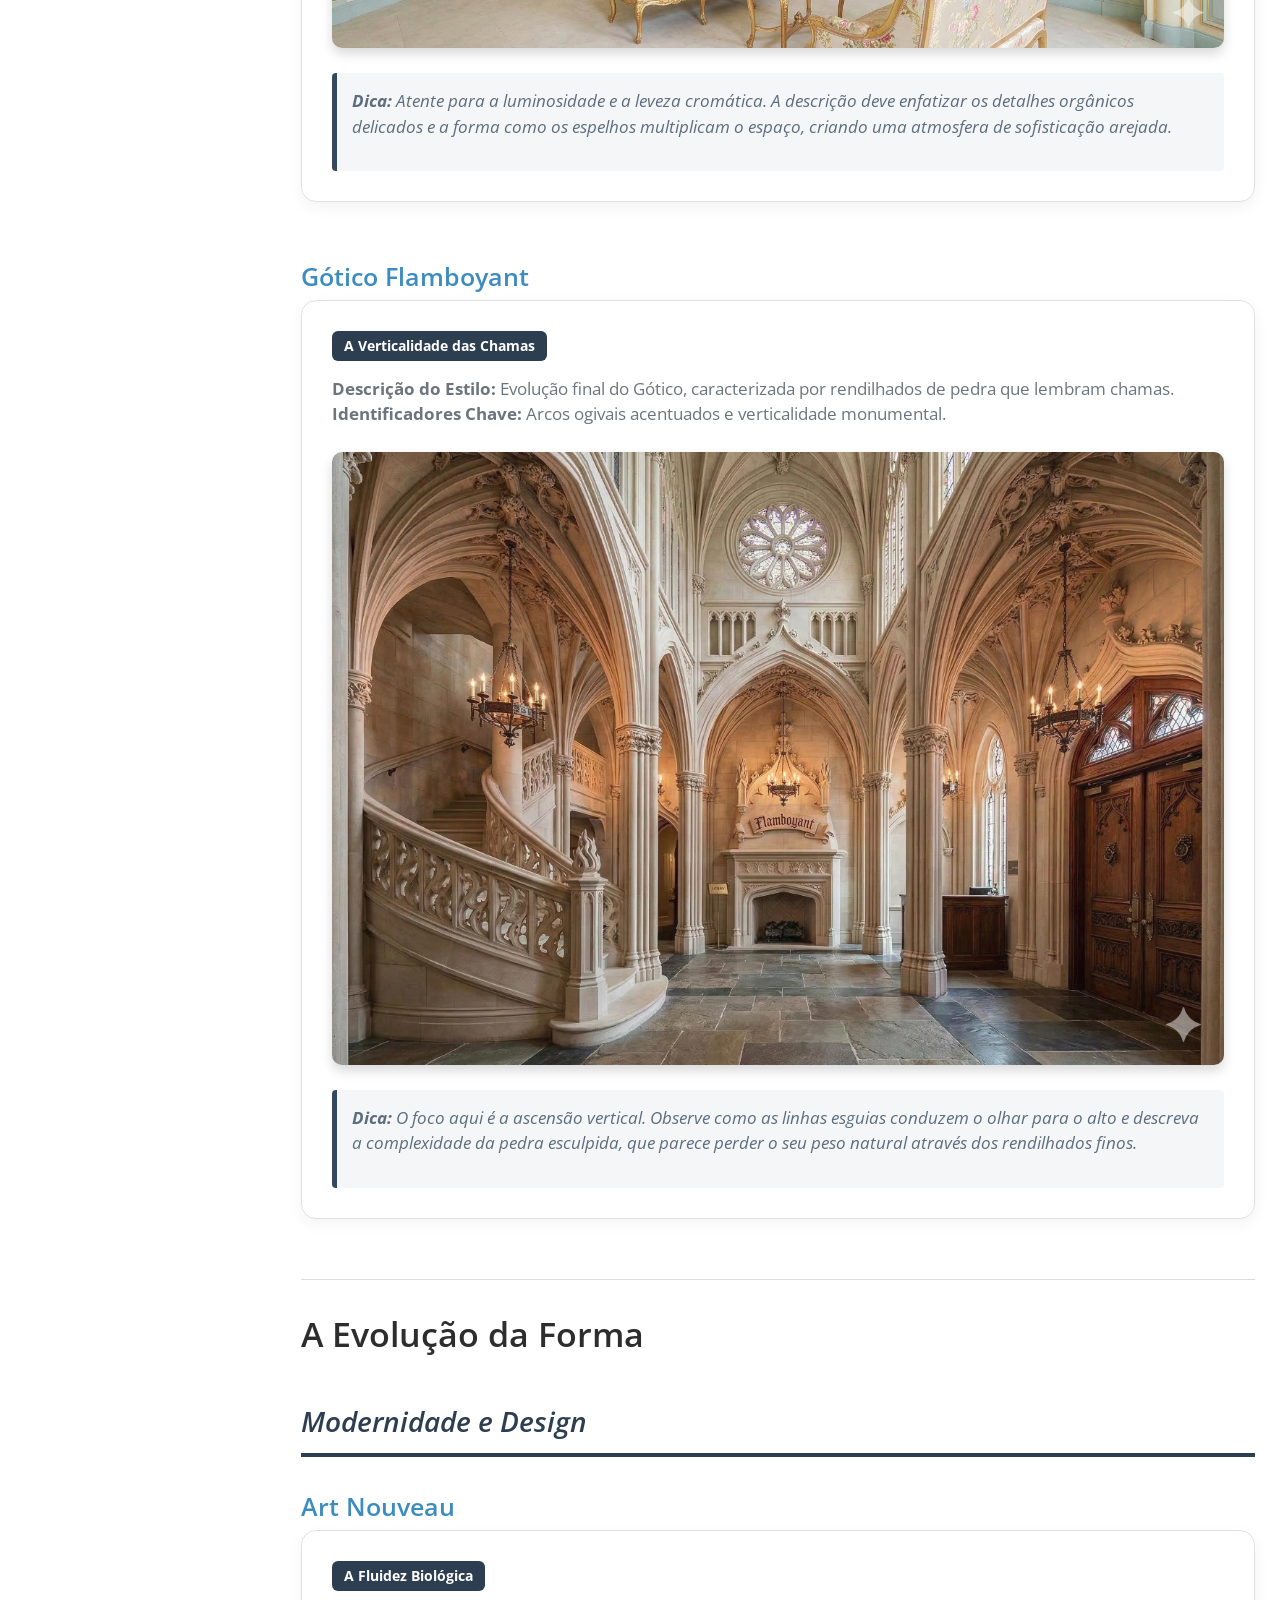
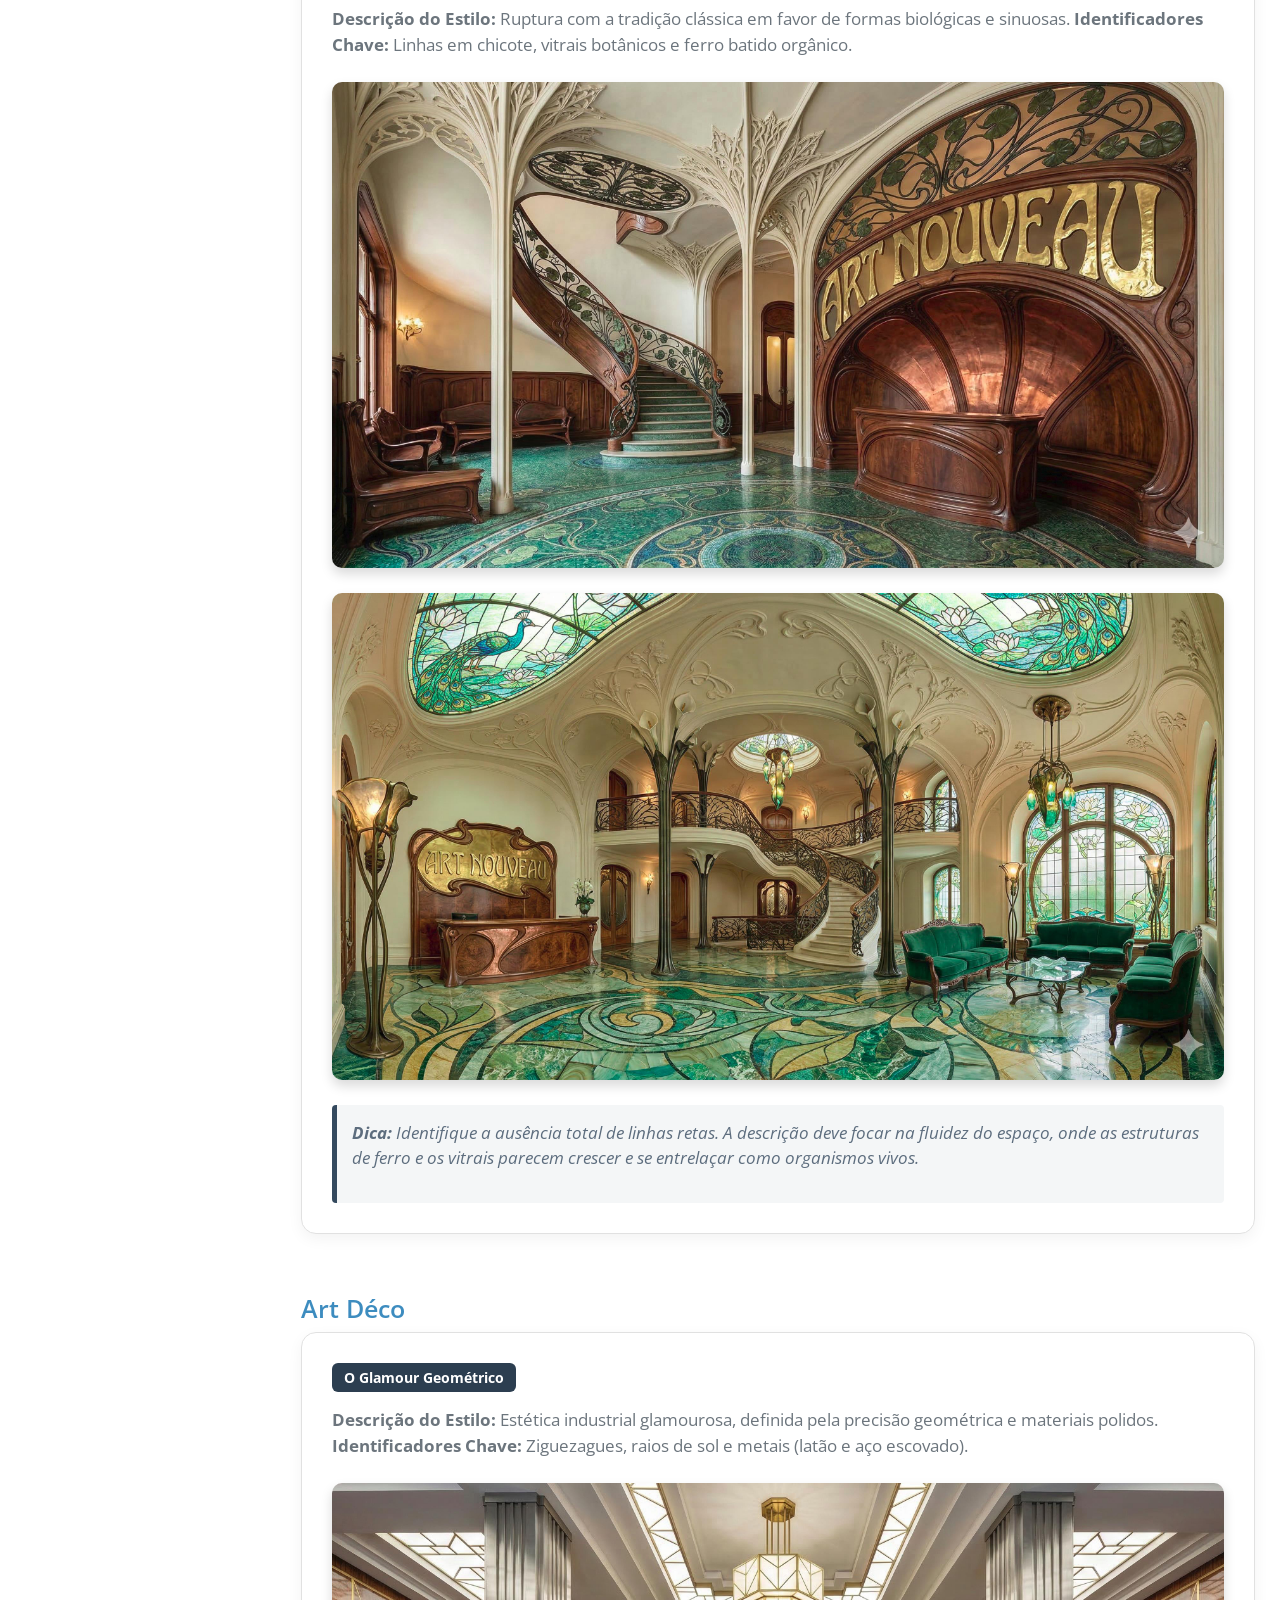
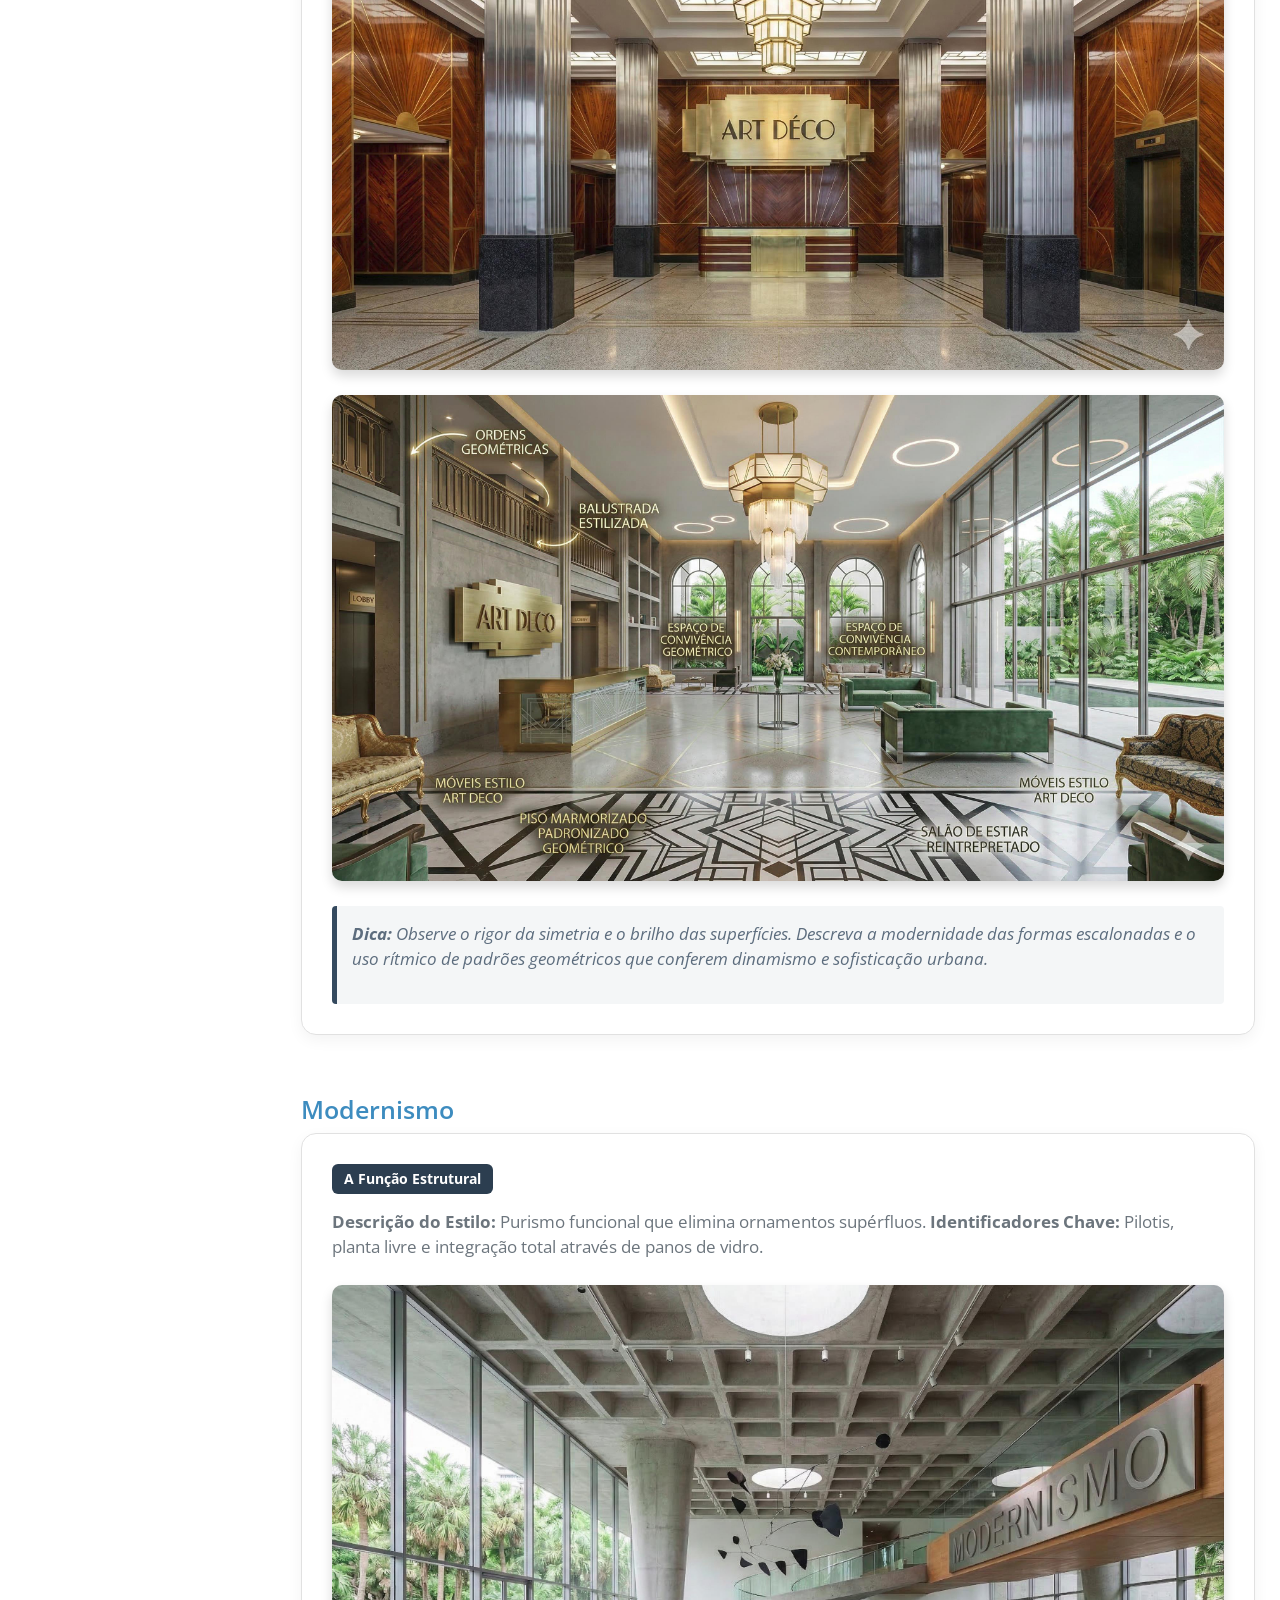
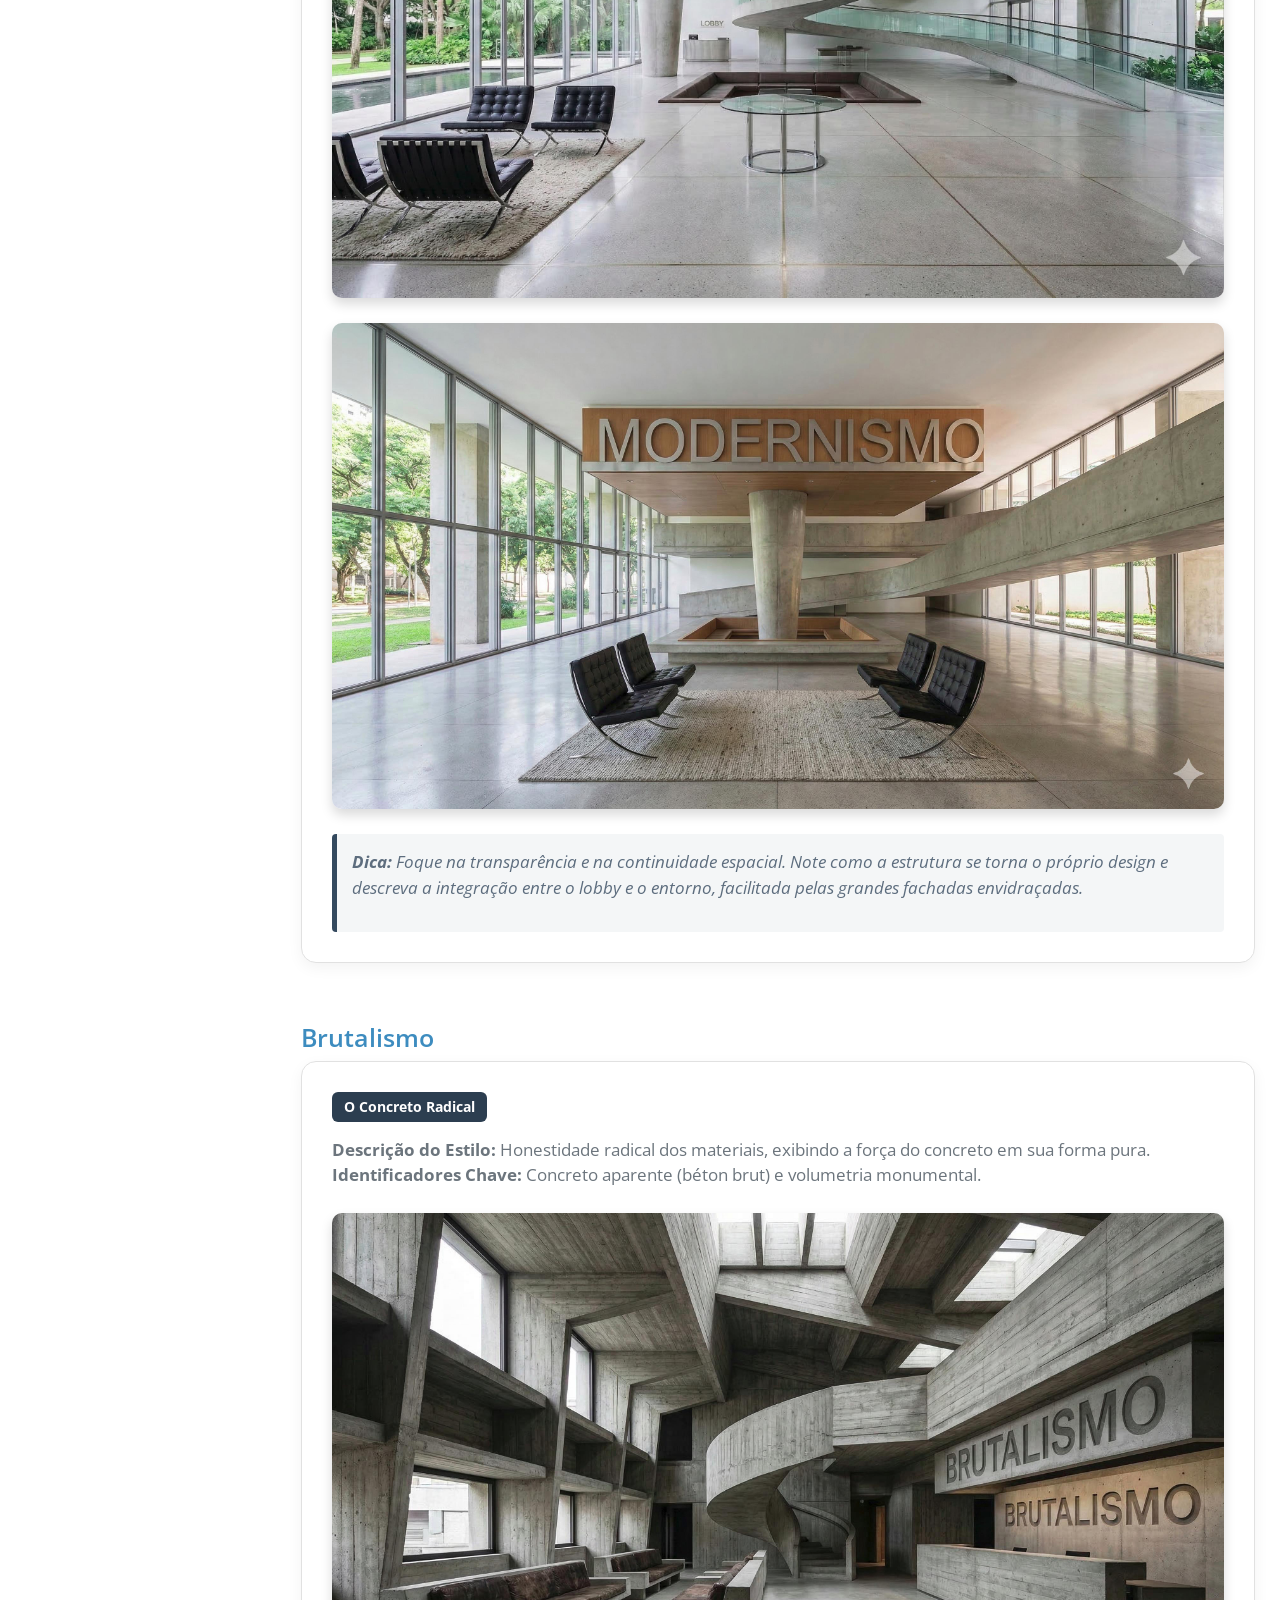
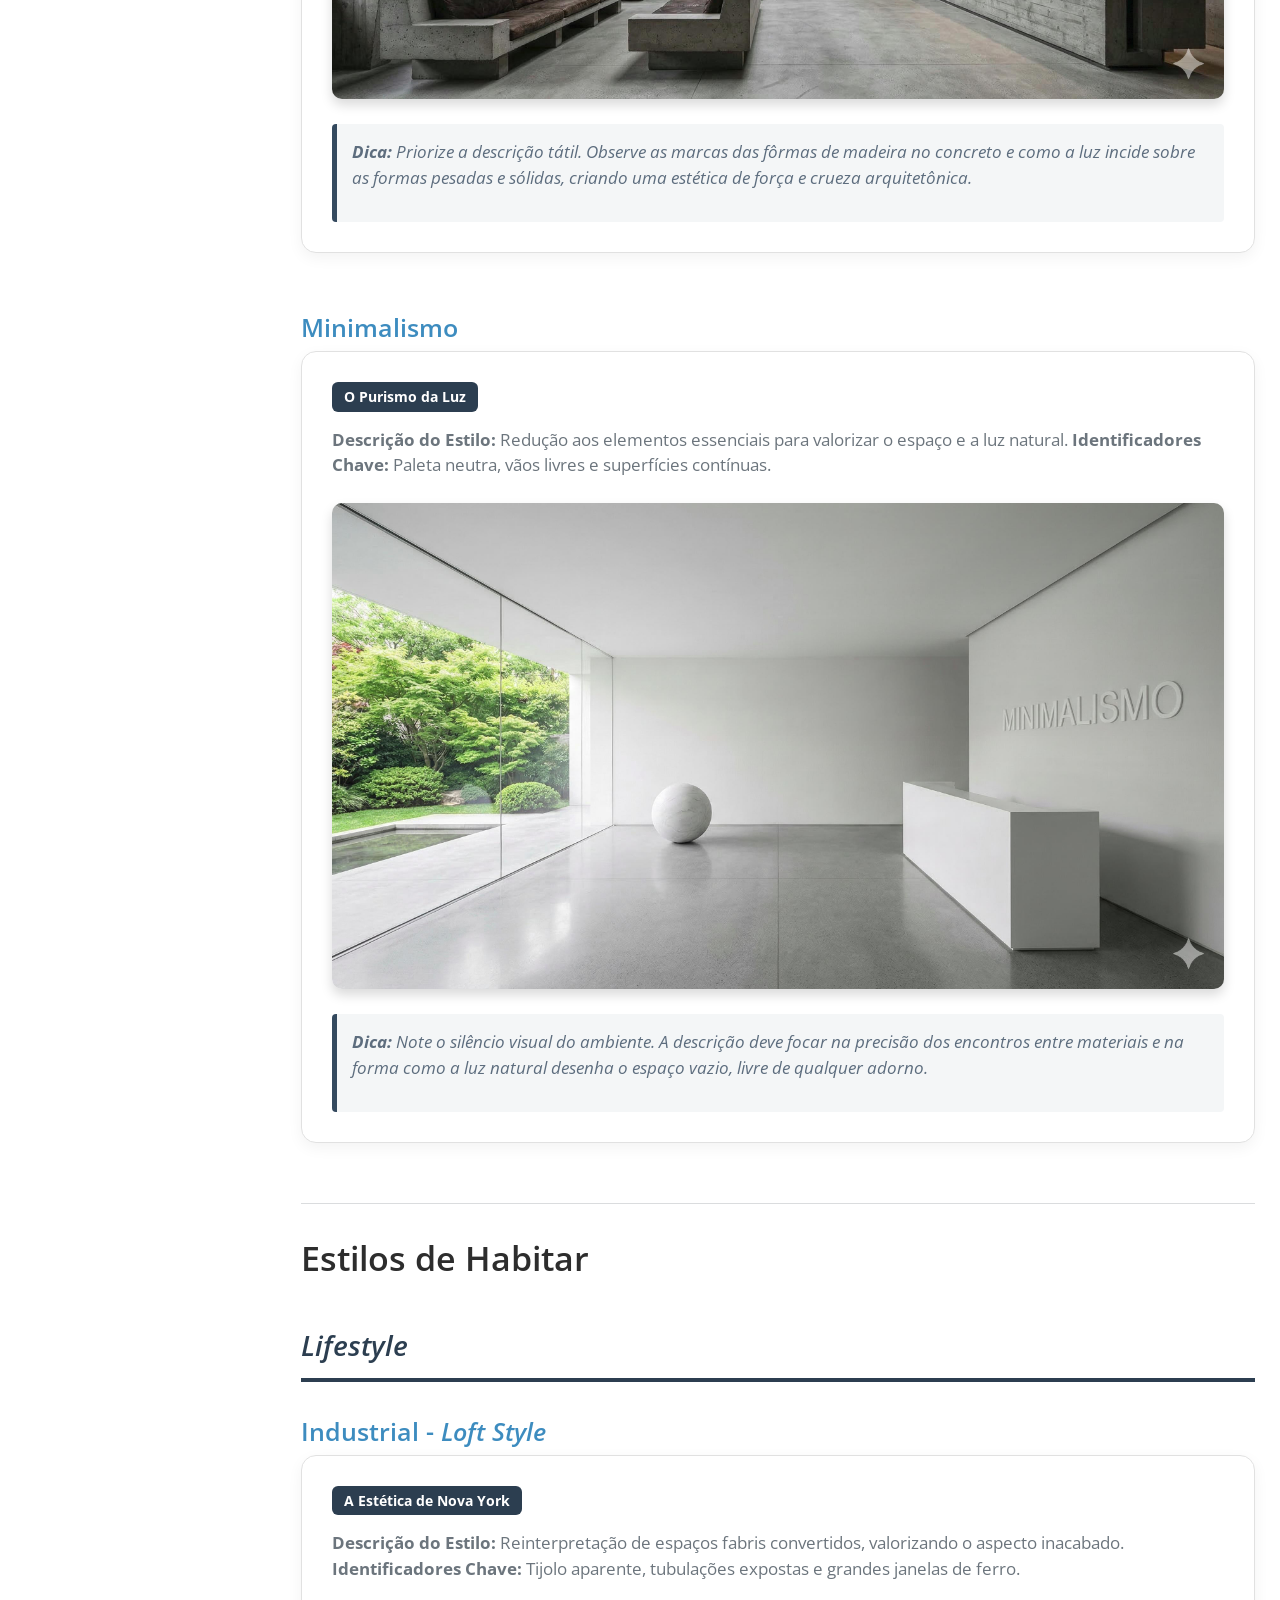
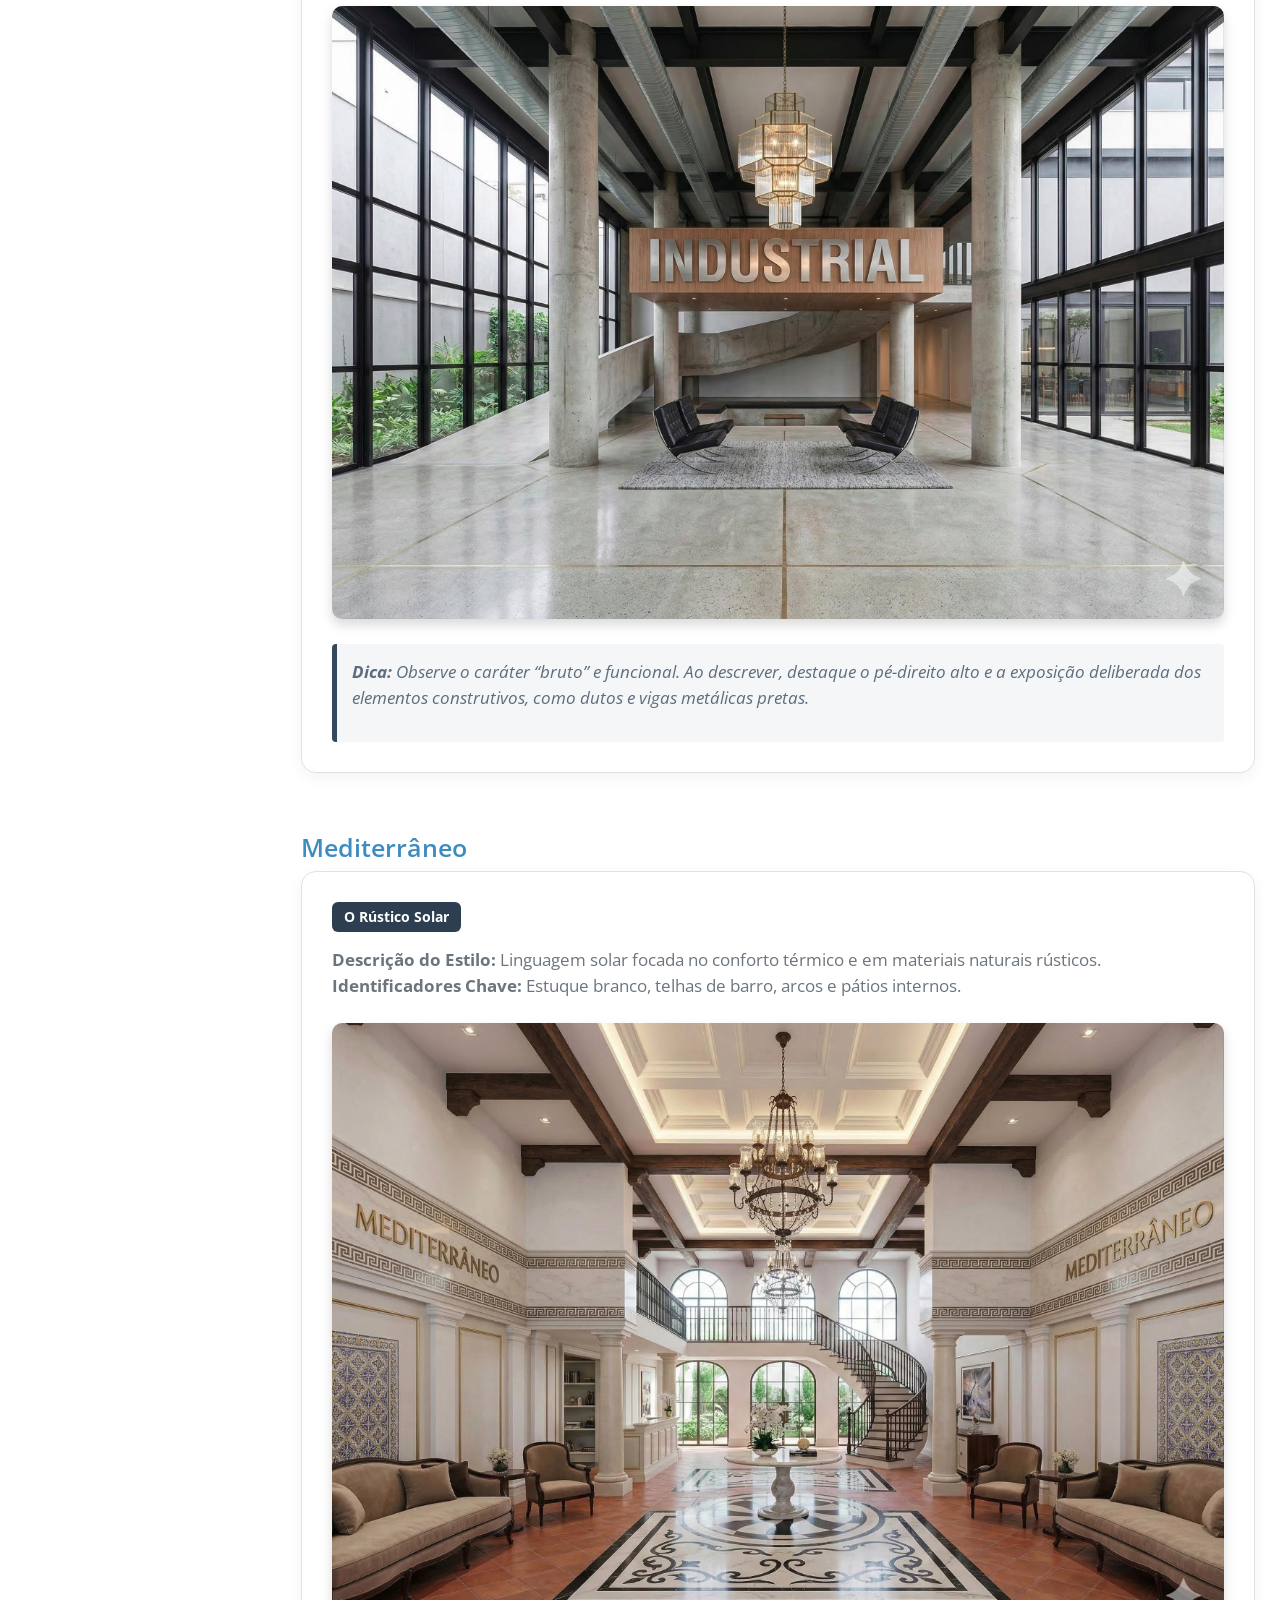
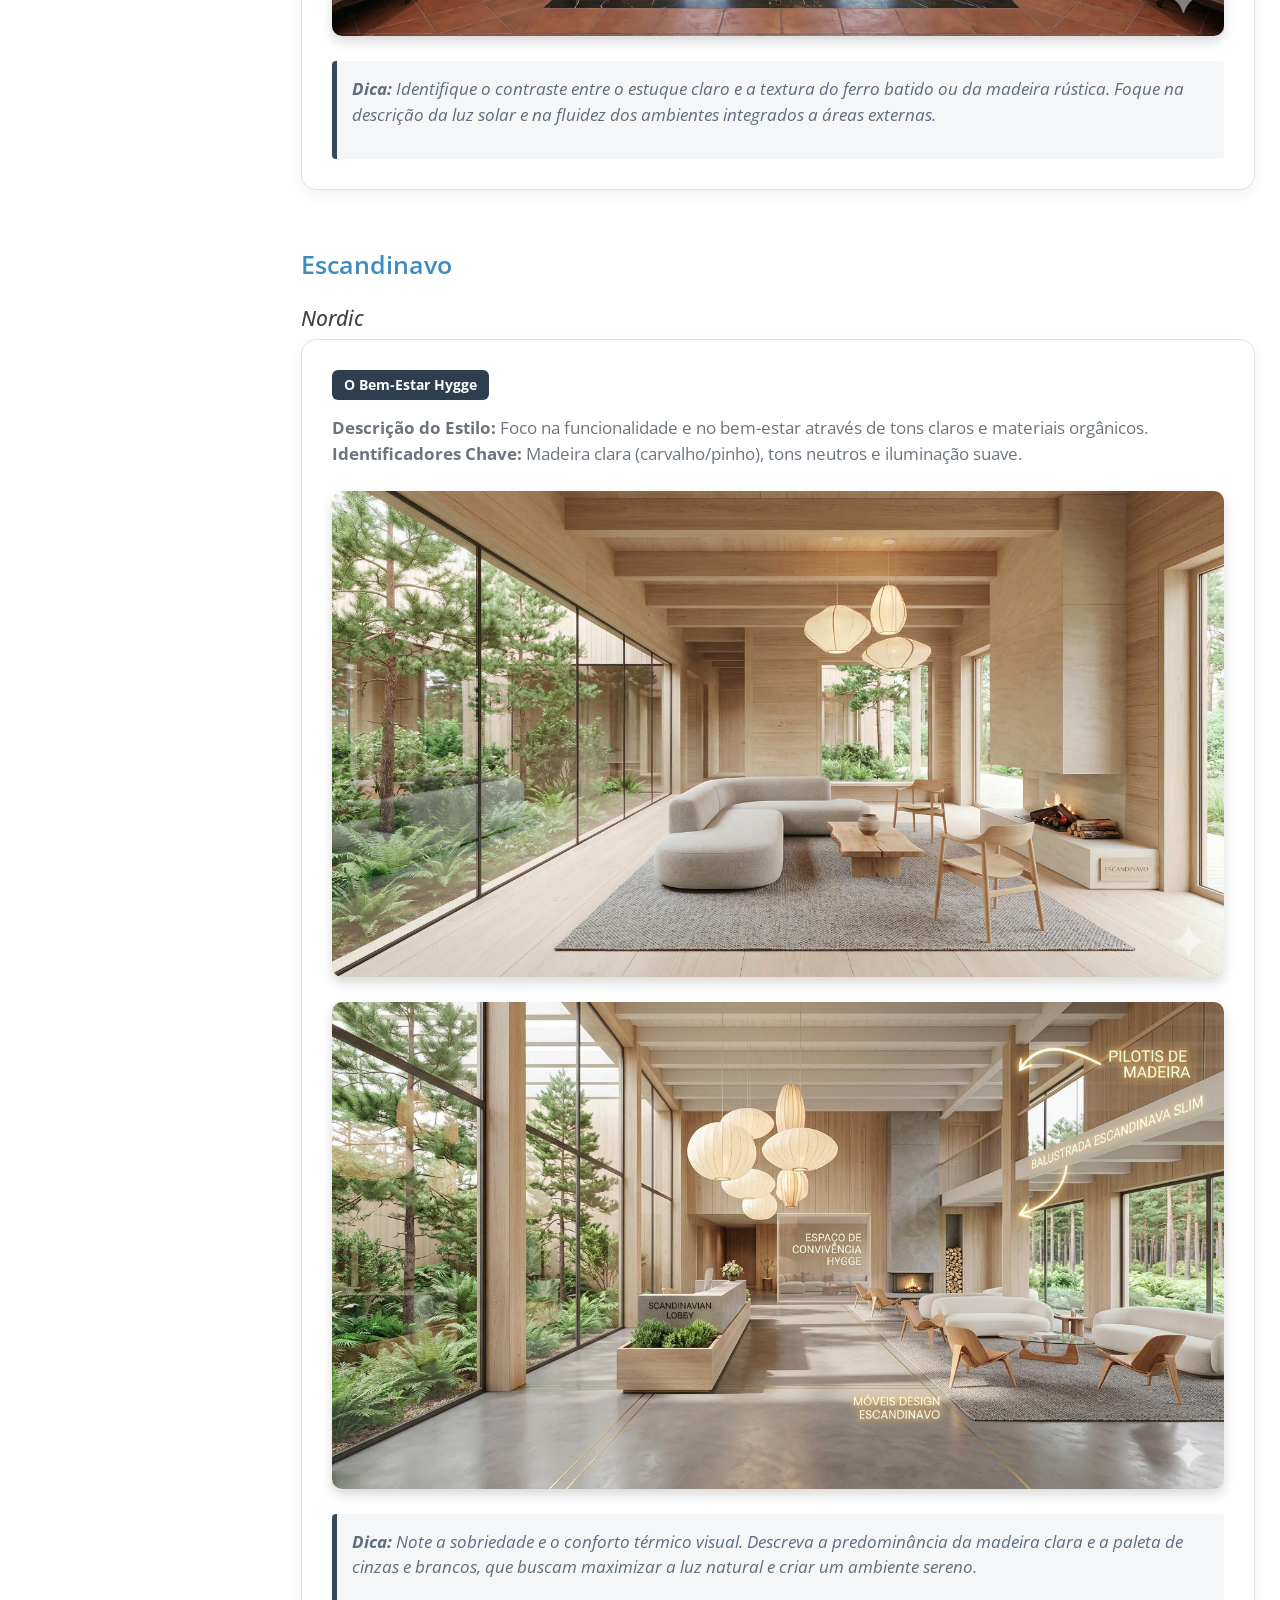
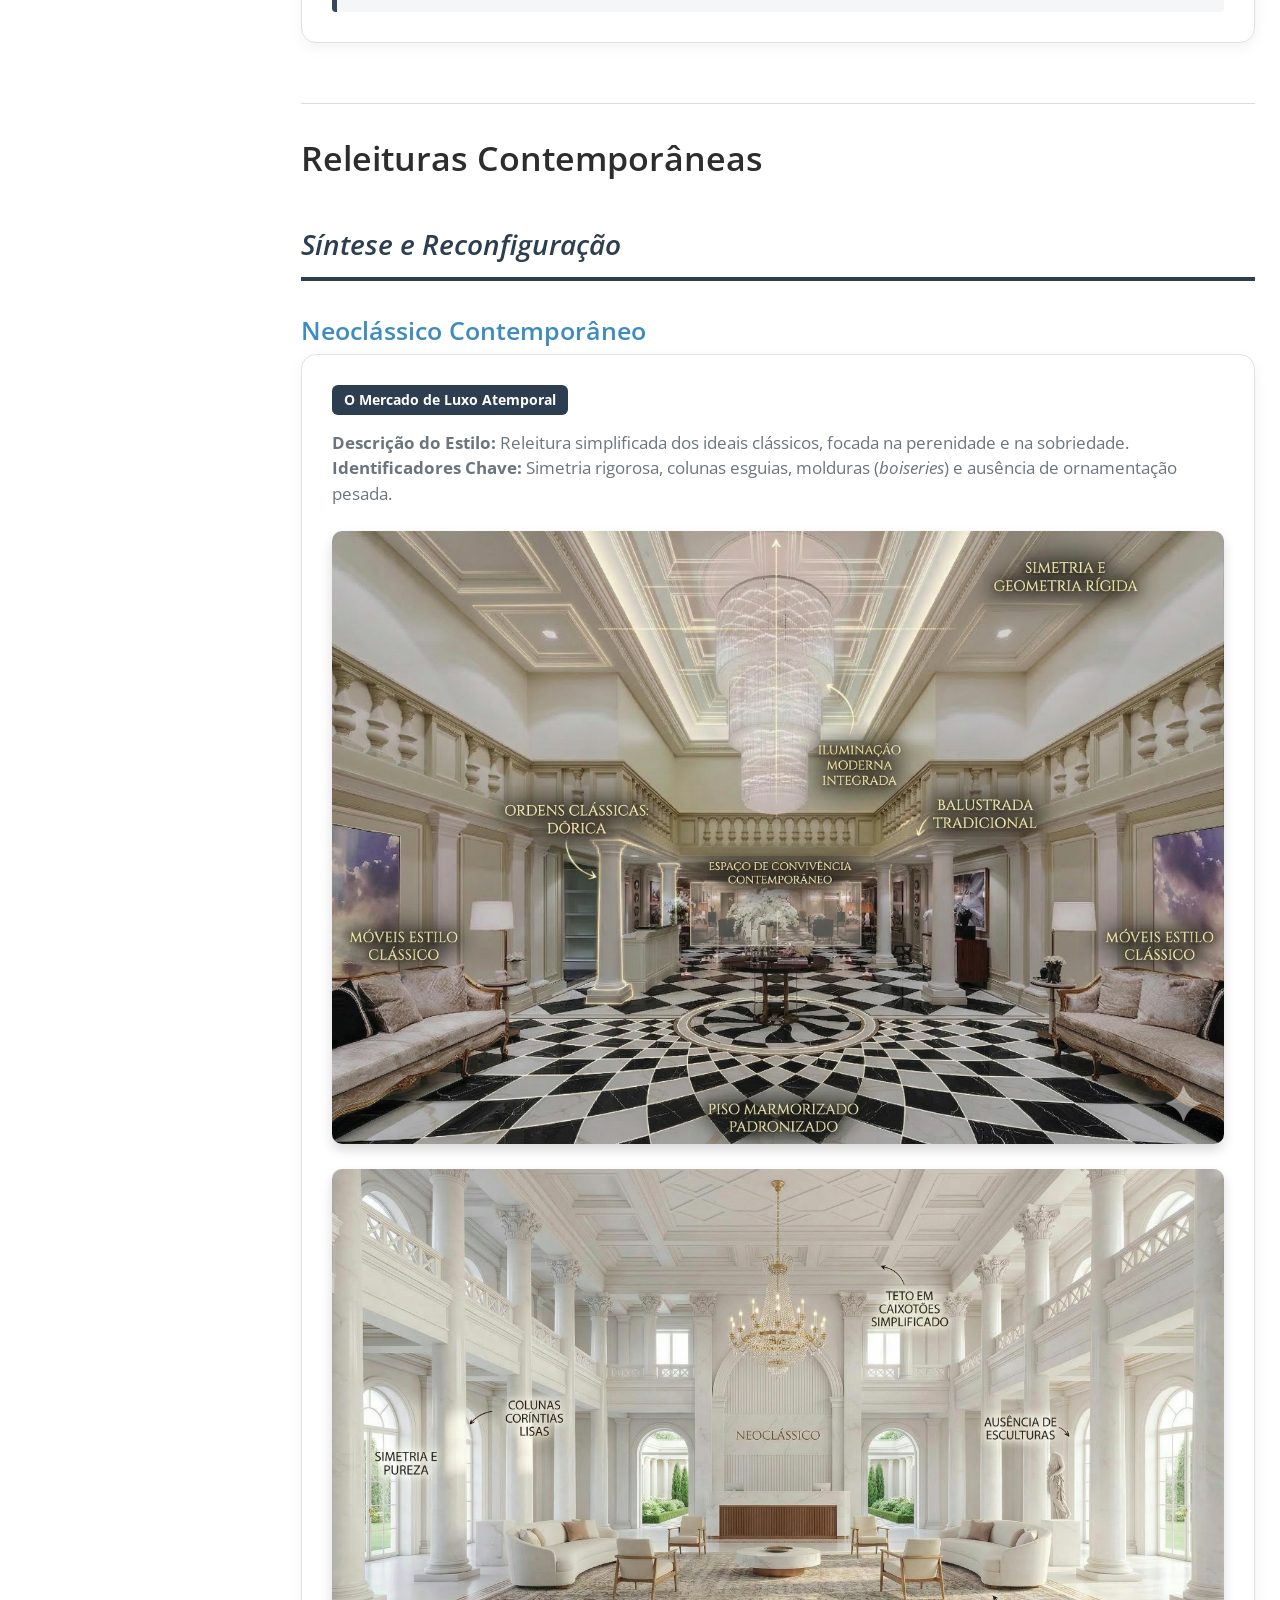
<file: interiores.html>
<!DOCTYPE html>
<html xmlns="http://www.w3.org/1999/xhtml" lang="en" xml:lang="en"><head>

<meta charset="utf-8">
<meta name="generator" content="quarto-1.8.25">

<meta name="viewport" content="width=device-width, initial-scale=1.0, user-scalable=yes">

<meta name="dcterms.date" content="2026-03-20">

<title>Guia de Estilos Arquitetônicos para Corretores – Guia de Estilos</title>
<style>
code{white-space: pre-wrap;}
span.smallcaps{font-variant: small-caps;}
div.columns{display: flex; gap: min(4vw, 1.5em);}
div.column{flex: auto; overflow-x: auto;}
div.hanging-indent{margin-left: 1.5em; text-indent: -1.5em;}
ul.task-list{list-style: none;}
ul.task-list li input[type="checkbox"] {
  width: 0.8em;
  margin: 0 0.8em 0.2em -1em; /* quarto-specific, see https://github.com/quarto-dev/quarto-cli/issues/4556 */ 
  vertical-align: middle;
}
</style>


<script src="site_libs/quarto-nav/quarto-nav.js"></script>
<script src="site_libs/quarto-nav/headroom.min.js"></script>
<script src="site_libs/clipboard/clipboard.min.js"></script>
<script src="site_libs/quarto-search/autocomplete.umd.js"></script>
<script src="site_libs/quarto-search/fuse.min.js"></script>
<script src="site_libs/quarto-search/quarto-search.js"></script>
<meta name="quarto:offset" content="./">
<script src="site_libs/quarto-html/quarto.js" type="module"></script>
<script src="site_libs/quarto-html/tabsets/tabsets.js" type="module"></script>
<script src="site_libs/quarto-html/axe/axe-check.js" type="module"></script>
<script src="site_libs/quarto-html/popper.min.js"></script>
<script src="site_libs/quarto-html/tippy.umd.min.js"></script>
<script src="site_libs/quarto-html/anchor.min.js"></script>
<link href="site_libs/quarto-html/tippy.css" rel="stylesheet">
<link href="site_libs/quarto-html/quarto-syntax-highlighting-7b89279ff1a6dce999919e0e67d4d9ec.css" rel="stylesheet" id="quarto-text-highlighting-styles">
<script src="site_libs/bootstrap/bootstrap.min.js"></script>
<link href="site_libs/bootstrap/bootstrap-icons.css" rel="stylesheet">
<link href="site_libs/bootstrap/bootstrap-156c5022be28fb4ff5bb7c7b02de766a.min.css" rel="stylesheet" append-hash="true" id="quarto-bootstrap" data-mode="light">
<script src="site_libs/quarto-contrib/glightbox/glightbox.min.js"></script>
<link href="site_libs/quarto-contrib/glightbox/glightbox.min.css" rel="stylesheet">
<link href="site_libs/quarto-contrib/glightbox/lightbox.css" rel="stylesheet">
<script id="quarto-search-options" type="application/json">{
  "location": "navbar",
  "copy-button": false,
  "collapse-after": 3,
  "panel-placement": "end",
  "type": "overlay",
  "limit": 50,
  "keyboard-shortcut": [
    "f",
    "/",
    "s"
  ],
  "show-item-context": false,
  "language": {
    "search-no-results-text": "No results",
    "search-matching-documents-text": "matching documents",
    "search-copy-link-title": "Copy link to search",
    "search-hide-matches-text": "Hide additional matches",
    "search-more-match-text": "more match in this document",
    "search-more-matches-text": "more matches in this document",
    "search-clear-button-title": "Clear",
    "search-text-placeholder": "",
    "search-detached-cancel-button-title": "Cancel",
    "search-submit-button-title": "Submit",
    "search-label": "Search"
  }
}</script>


<link rel="stylesheet" href="custom.css">
</head>

<body class="floating nav-fixed quarto-light">

<div id="quarto-search-results"></div>
  <header id="quarto-header" class="headroom fixed-top">
    <nav class="navbar navbar-expand-lg " data-bs-theme="dark">
      <div class="navbar-container container-fluid">
      <div class="navbar-brand-container mx-auto">
    <a href="./index.html" class="navbar-brand navbar-brand-logo">
    </a>
    <a class="navbar-brand" href="./index.html">
    <span class="navbar-title">Guia de Estilos</span>
    </a>
  </div>
            <div id="quarto-search" class="" title="Search"></div>
          <button class="navbar-toggler" type="button" data-bs-toggle="collapse" data-bs-target="#navbarCollapse" aria-controls="navbarCollapse" role="menu" aria-expanded="false" aria-label="Toggle navigation" onclick="if (window.quartoToggleHeadroom) { window.quartoToggleHeadroom(); }">
  <span class="navbar-toggler-icon"></span>
</button>
          <div class="collapse navbar-collapse" id="navbarCollapse">
            <ul class="navbar-nav navbar-nav-scroll me-auto">
  <li class="nav-item">
    <a class="nav-link" href="./fachadas.html"> 
<span class="menu-text">Fachadas</span></a>
  </li>  
  <li class="nav-item">
    <a class="nav-link active" href="./interiores.html" aria-current="page"> 
<span class="menu-text">Interiores</span></a>
  </li>  
</ul>
          </div> <!-- /navcollapse -->
            <div class="quarto-navbar-tools">
</div>
      </div> <!-- /container-fluid -->
    </nav>
</header>
<!-- content -->
<div id="quarto-content" class="quarto-container page-columns page-rows-contents page-layout-full page-navbar">
<!-- sidebar -->
  <nav id="quarto-sidebar" class="sidebar collapse collapse-horizontal quarto-sidebar-collapse-item sidebar-navigation floating overflow-auto">
    <nav id="TOC" role="doc-toc" class="toc-active">
    <h2 id="toc-title">On this page</h2>
   
  <ul>
  <li><a href="#a-herança-europeia" id="toc-a-herança-europeia" class="nav-link active" data-scroll-target="#a-herança-europeia">A Herança Europeia</a>
  <ul class="collapse">
  <li><a href="#estilos-históricos" id="toc-estilos-históricos" class="nav-link" data-scroll-target="#estilos-históricos"><em>Estilos Históricos</em></a>
  <ul class="collapse">
  <li><a href="#clássico" id="toc-clássico" class="nav-link" data-scroll-target="#clássico">Clássico</a></li>
  <li><a href="#barroco" id="toc-barroco" class="nav-link" data-scroll-target="#barroco">Barroco</a></li>
  <li><a href="#rococó" id="toc-rococó" class="nav-link" data-scroll-target="#rococó">Rococó</a></li>
  <li><a href="#gótico-flamboyant" id="toc-gótico-flamboyant" class="nav-link" data-scroll-target="#gótico-flamboyant">Gótico Flamboyant</a></li>
  </ul></li>
  </ul></li>
  <li><a href="#a-evolução-da-forma" id="toc-a-evolução-da-forma" class="nav-link" data-scroll-target="#a-evolução-da-forma">A Evolução da Forma</a>
  <ul class="collapse">
  <li><a href="#modernidade-e-design" id="toc-modernidade-e-design" class="nav-link" data-scroll-target="#modernidade-e-design"><em>Modernidade e Design</em></a>
  <ul class="collapse">
  <li><a href="#art-nouveau" id="toc-art-nouveau" class="nav-link" data-scroll-target="#art-nouveau">Art Nouveau</a></li>
  <li><a href="#art-déco" id="toc-art-déco" class="nav-link" data-scroll-target="#art-déco">Art Déco</a></li>
  <li><a href="#modernismo" id="toc-modernismo" class="nav-link" data-scroll-target="#modernismo">Modernismo</a></li>
  <li><a href="#brutalismo" id="toc-brutalismo" class="nav-link" data-scroll-target="#brutalismo">Brutalismo</a></li>
  <li><a href="#minimalismo" id="toc-minimalismo" class="nav-link" data-scroll-target="#minimalismo">Minimalismo</a></li>
  </ul></li>
  </ul></li>
  <li><a href="#estilos-de-habitar" id="toc-estilos-de-habitar" class="nav-link" data-scroll-target="#estilos-de-habitar">Estilos de Habitar</a>
  <ul class="collapse">
  <li><a href="#lifestyle" id="toc-lifestyle" class="nav-link" data-scroll-target="#lifestyle"><em>Lifestyle</em></a>
  <ul class="collapse">
  <li><a href="#industrial---loft-style" id="toc-industrial---loft-style" class="nav-link" data-scroll-target="#industrial---loft-style">Industrial - <em>Loft Style</em></a></li>
  <li><a href="#mediterrâneo" id="toc-mediterrâneo" class="nav-link" data-scroll-target="#mediterrâneo">Mediterrâneo</a></li>
  <li><a href="#escandinavo" id="toc-escandinavo" class="nav-link" data-scroll-target="#escandinavo">Escandinavo</a></li>
  </ul></li>
  </ul></li>
  <li><a href="#releituras-contemporâneas" id="toc-releituras-contemporâneas" class="nav-link" data-scroll-target="#releituras-contemporâneas">Releituras Contemporâneas</a>
  <ul class="collapse">
  <li><a href="#síntese-e-reconfiguração" id="toc-síntese-e-reconfiguração" class="nav-link" data-scroll-target="#síntese-e-reconfiguração"><em>Síntese e Reconfiguração</em></a>
  <ul class="collapse">
  <li><a href="#neoclássico-contemporâneo" id="toc-neoclássico-contemporâneo" class="nav-link" data-scroll-target="#neoclássico-contemporâneo">Neoclássico Contemporâneo</a></li>
  <li><a href="#pós-modernismo" id="toc-pós-modernismo" class="nav-link" data-scroll-target="#pós-modernismo">Pós-Modernismo</a></li>
  <li><a href="#tendências-contemporâneas" id="toc-tendências-contemporâneas" class="nav-link" data-scroll-target="#tendências-contemporâneas">Tendências Contemporâneas</a></li>
  </ul></li>
  </ul></li>
  </ul>
</nav>
</nav>
<div id="quarto-sidebar-glass" class="quarto-sidebar-collapse-item" data-bs-toggle="collapse" data-bs-target=".quarto-sidebar-collapse-item"></div>
<!-- margin-sidebar -->
    <div id="quarto-margin-sidebar" class="sidebar margin-sidebar zindex-bottom">
    </div>
<!-- main -->
<main class="content column-page-right" id="quarto-document-content">

<header id="title-block-header" class="quarto-title-block default">
<div class="quarto-title">
<h1 class="title">Guia de Estilos Arquitetônicos para Corretores</h1>
<p class="subtitle lead">Referência de Interiores</p>
</div>



<div class="quarto-title-meta column-page-right">

    
    <div>
    <div class="quarto-title-meta-heading">Published</div>
    <div class="quarto-title-meta-contents">
      <p class="date">March 20, 2026</p>
    </div>
  </div>
  
    
  </div>
  


</header>


<hr>
<section id="o-que-observar" class="level4">
<h4 class="anchored" data-anchor-id="o-que-observar">O que observar</h4>
<p>Para facilitar a comparação, todos os estilos foram representados através de <strong>lobbies</strong>. Ao analisar um imóvel, observe padrões, texturas, iluminação, estruturais e mobiliário de design.</p>
<div class="hide-on-mobile">
<ul>
<li><strong>Materiais e texturas:</strong> Do mármore polido do Barroco ao concreto bruto do Brutalismo.</li>
<li><strong>Iluminação:</strong> Identifique se é dramática (focada), natural (grandes vãos) ou tecnológica (LEDs integrados).</li>
<li><strong>Elementos estruturais:</strong> Observe como o teto é finalizado (gesso decorado vs.&nbsp;vigas expostas) e o formato das colunas.</li>
<li><strong>Mobiliário de design:</strong> As peças de mobiliário escolhidas são “pistas” visuais do estilo e do público-alvo do imóvel.</li>
</ul>
</div>
</section>
<section id="a-herança-europeia" class="level1">
<h1>A Herança Europeia</h1>
<section id="estilos-históricos" class="level2">
<h2 class="anchored" data-anchor-id="estilos-históricos"><em>Estilos Históricos</em></h2>
<section id="clássico" class="level3">
<h3 class="anchored" data-anchor-id="clássico">Clássico</h3>
<div class="style-section">
<p><span class="category-tag">A Fundação Greco-Romana</span> <strong>Descrição do Estilo:</strong> Base purista da arquitetura ocidental, pautada pela simetria absoluta e proporção matemática. <strong>Identificadores Chave:</strong> Ordens literais (Dórica/Coríntia), teto em caixotões profundos e dourados, mármores de veios fortes e torchères monumentais.</p>
<div class="image-container">
<p><a href="lobbies/classico.jpg" class="lightbox" data-gallery="quarto-lightbox-gallery-1"><img src="lobbies/classico.jpg" class="img-fluid"></a></p>
</div>
<div class="broker-tip">
<p><strong>Dica:</strong> Observe a densidade visual e o peso dos materiais. A descrição deve focar na autoridade do mármore polícromo e na profundidade dos caixotões do teto, que criam um ambiente de solenidade e permanência institucional.</p>
</div>
</div>
</section>
<section id="barroco" class="level3">
<h3 class="anchored" data-anchor-id="barroco">Barroco</h3>
<div class="style-section">
<p><span class="category-tag">O Drama e a Teatralidade</span> <strong>Descrição do Estilo:</strong> Estética teatral marcada pelo movimento e pelo uso dramático da luz (<em>chiaroscuro</em>). <strong>Identificadores Chave:</strong> Colunas salomônicas (espirais), afrescos dinâmicos e teto abobadado.</p>
<div class="image-container">
<p><a href="lobbies/barroco.jpg" class="lightbox" data-gallery="quarto-lightbox-gallery-2"><img src="lobbies/barroco.jpg" class="img-fluid"></a></p>
</div>
<div class="broker-tip">
<p><strong>Dica:</strong> Note como os elementos parecem estar em constante movimento. Ao descrever, priorize o contraste entre as áreas de sombra e o brilho intenso do ouro, destacando a complexidade das curvas e a teatralidade do espaço.</p>
</div>
</div>
</section>
<section id="rococó" class="level3">
<h3 class="anchored" data-anchor-id="rococó">Rococó</h3>
<div class="style-section">
<p><span class="category-tag">A Delicadeza Orgânica</span> <strong>Descrição do Estilo:</strong> Versão leve do Barroco, focada na graça, na assimetria e em detalhes da natureza. <strong>Identificadores Chave:</strong> Tons pastéis, formas de conchas (<em>rocaille</em>) e abundância de espelhos e cristais.</p>
<div class="image-container">
<p><a href="lobbies/rococo.jpg" class="lightbox" data-gallery="quarto-lightbox-gallery-3"><img src="lobbies/rococo.jpg" class="img-fluid"></a></p>
</div>
<div class="broker-tip">
<p><strong>Dica:</strong> Atente para a luminosidade e a leveza cromática. A descrição deve enfatizar os detalhes orgânicos delicados e a forma como os espelhos multiplicam o espaço, criando uma atmosfera de sofisticação arejada.</p>
</div>
</div>
</section>
<section id="gótico-flamboyant" class="level3">
<h3 class="anchored" data-anchor-id="gótico-flamboyant">Gótico Flamboyant</h3>
<div class="style-section">
<p><span class="category-tag">A Verticalidade das Chamas</span> <strong>Descrição do Estilo:</strong> Evolução final do Gótico, caracterizada por rendilhados de pedra que lembram chamas. <strong>Identificadores Chave:</strong> Arcos ogivais acentuados e verticalidade monumental.</p>
<div class="image-container">
<p><a href="lobbies/flamboyant.jpg" class="lightbox" data-gallery="quarto-lightbox-gallery-4"><img src="lobbies/flamboyant.jpg" class="img-fluid"></a></p>
</div>
<div class="broker-tip">
<p><strong>Dica:</strong> O foco aqui é a ascensão vertical. Observe como as linhas esguias conduzem o olhar para o alto e descreva a complexidade da pedra esculpida, que parece perder o seu peso natural através dos rendilhados finos.</p>
</div>
</div>
<hr>
</section>
</section>
</section>
<section id="a-evolução-da-forma" class="level1">
<h1>A Evolução da Forma</h1>
<section id="modernidade-e-design" class="level2">
<h2 class="anchored" data-anchor-id="modernidade-e-design"><em>Modernidade e Design</em></h2>
<section id="art-nouveau" class="level3">
<h3 class="anchored" data-anchor-id="art-nouveau">Art Nouveau</h3>
<div class="style-section">
<p><span class="category-tag">A Fluidez Biológica</span> <strong>Descrição do Estilo:</strong> Ruptura com a tradição clássica em favor de formas biológicas e sinuosas. <strong>Identificadores Chave:</strong> Linhas em chicote, vitrais botânicos e ferro batido orgânico.</p>
<div class="image-container">
<p><a href="lobbies/art_nouveau1.jpg" class="lightbox" data-gallery="quarto-lightbox-gallery-5"><img src="lobbies/art_nouveau1.jpg" class="img-fluid"></a></p>
</div>
<div class="image-container">
<p><a href="lobbies/art_nouveau2.jpg" class="lightbox" data-gallery="quarto-lightbox-gallery-6"><img src="lobbies/art_nouveau2.jpg" class="img-fluid"></a></p>
</div>
<div class="broker-tip">
<p><strong>Dica:</strong> Identifique a ausência total de linhas retas. A descrição deve focar na fluidez do espaço, onde as estruturas de ferro e os vitrais parecem crescer e se entrelaçar como organismos vivos.</p>
</div>
</div>
</section>
<section id="art-déco" class="level3">
<h3 class="anchored" data-anchor-id="art-déco">Art Déco</h3>
<div class="style-section">
<p><span class="category-tag">O Glamour Geométrico</span> <strong>Descrição do Estilo:</strong> Estética industrial glamourosa, definida pela precisão geométrica e materiais polidos. <strong>Identificadores Chave:</strong> Ziguezagues, raios de sol e metais (latão e aço escovado).</p>
<div class="image-container">
<p><a href="lobbies/art_deco1.jpg" class="lightbox" data-gallery="quarto-lightbox-gallery-7"><img src="lobbies/art_deco1.jpg" class="img-fluid"></a></p>
</div>
<div class="image-container">
<p><a href="lobbies/art_deco2.jpg" class="lightbox" data-gallery="quarto-lightbox-gallery-8"><img src="lobbies/art_deco2.jpg" class="img-fluid"></a></p>
</div>
<div class="broker-tip">
<p><strong>Dica:</strong> Observe o rigor da simetria e o brilho das superfícies. Descreva a modernidade das formas escalonadas e o uso rítmico de padrões geométricos que conferem dinamismo e sofisticação urbana.</p>
</div>
</div>
</section>
<section id="modernismo" class="level3">
<h3 class="anchored" data-anchor-id="modernismo">Modernismo</h3>
<div class="style-section">
<p><span class="category-tag">A Função Estrutural</span> <strong>Descrição do Estilo:</strong> Purismo funcional que elimina ornamentos supérfluos. <strong>Identificadores Chave:</strong> Pilotis, planta livre e integração total através de panos de vidro.</p>
<div class="image-container">
<p><a href="lobbies/modernismo1.jpg" class="lightbox" data-gallery="quarto-lightbox-gallery-9"><img src="lobbies/modernismo1.jpg" class="img-fluid"></a></p>
</div>
<div class="image-container">
<p><a href="lobbies/modernismo2.jpg" class="lightbox" data-gallery="quarto-lightbox-gallery-10"><img src="lobbies/modernismo2.jpg" class="img-fluid"></a></p>
</div>
<div class="broker-tip">
<p><strong>Dica:</strong> Foque na transparência e na continuidade espacial. Note como a estrutura se torna o próprio design e descreva a integração entre o lobby e o entorno, facilitada pelas grandes fachadas envidraçadas.</p>
</div>
</div>
</section>
<section id="brutalismo" class="level3">
<h3 class="anchored" data-anchor-id="brutalismo">Brutalismo</h3>
<div class="style-section">
<p><span class="category-tag">O Concreto Radical</span> <strong>Descrição do Estilo:</strong> Honestidade radical dos materiais, exibindo a força do concreto em sua forma pura. <strong>Identificadores Chave:</strong> Concreto aparente (béton brut) e volumetria monumental.</p>
<div class="image-container">
<p><a href="lobbies/brutalismo.jpg" class="lightbox" data-gallery="quarto-lightbox-gallery-11"><img src="lobbies/brutalismo.jpg" class="img-fluid"></a></p>
</div>
<div class="broker-tip">
<p><strong>Dica:</strong> Priorize a descrição tátil. Observe as marcas das fôrmas de madeira no concreto e como a luz incide sobre as formas pesadas e sólidas, criando uma estética de força e crueza arquitetônica.</p>
</div>
</div>
</section>
<section id="minimalismo" class="level3">
<h3 class="anchored" data-anchor-id="minimalismo">Minimalismo</h3>
<div class="style-section">
<p><span class="category-tag">O Purismo da Luz</span> <strong>Descrição do Estilo:</strong> Redução aos elementos essenciais para valorizar o espaço e a luz natural. <strong>Identificadores Chave:</strong> Paleta neutra, vãos livres e superfícies contínuas.</p>
<div class="image-container">
<p><a href="lobbies/minimalismo.jpg" class="lightbox" data-gallery="quarto-lightbox-gallery-12"><img src="lobbies/minimalismo.jpg" class="img-fluid"></a></p>
</div>
<div class="broker-tip">
<p><strong>Dica:</strong> Note o silêncio visual do ambiente. A descrição deve focar na precisão dos encontros entre materiais e na forma como a luz natural desenha o espaço vazio, livre de qualquer adorno.</p>
</div>
</div>
<hr>
</section>
</section>
</section>
<section id="estilos-de-habitar" class="level1">
<h1>Estilos de Habitar</h1>
<section id="lifestyle" class="level2">
<h2 class="anchored" data-anchor-id="lifestyle"><em>Lifestyle</em></h2>
<section id="industrial---loft-style" class="level3">
<h3 class="anchored" data-anchor-id="industrial---loft-style">Industrial - <em>Loft Style</em></h3>
<div class="style-section">
<p><span class="category-tag">A Estética de Nova York</span> <strong>Descrição do Estilo:</strong> Reinterpretação de espaços fabris convertidos, valorizando o aspecto inacabado. <strong>Identificadores Chave:</strong> Tijolo aparente, tubulações expostas e grandes janelas de ferro.</p>
<div class="image-container">
<p><a href="lobbies/industrial.jpg" class="lightbox" data-gallery="quarto-lightbox-gallery-13"><img src="lobbies/industrial.jpg" class="img-fluid"></a></p>
</div>
<div class="broker-tip">
<p><strong>Dica:</strong> Observe o caráter “bruto” e funcional. Ao descrever, destaque o pé-direito alto e a exposição deliberada dos elementos construtivos, como dutos e vigas metálicas pretas.</p>
</div>
</div>
</section>
<section id="mediterrâneo" class="level3">
<h3 class="anchored" data-anchor-id="mediterrâneo">Mediterrâneo</h3>
<div class="style-section">
<p><span class="category-tag">O Rústico Solar</span> <strong>Descrição do Estilo:</strong> Linguagem solar focada no conforto térmico e em materiais naturais rústicos. <strong>Identificadores Chave:</strong> Estuque branco, telhas de barro, arcos e pátios internos.</p>
<div class="image-container">
<p><a href="lobbies/mediterraneo.jpg" class="lightbox" data-gallery="quarto-lightbox-gallery-14"><img src="lobbies/mediterraneo.jpg" class="img-fluid"></a></p>
</div>
<div class="broker-tip">
<p><strong>Dica:</strong> Identifique o contraste entre o estuque claro e a textura do ferro batido ou da madeira rústica. Foque na descrição da luz solar e na fluidez dos ambientes integrados a áreas externas.</p>
</div>
</div>
</section>
<section id="escandinavo" class="level3">
<h3 class="anchored" data-anchor-id="escandinavo">Escandinavo</h3>
<section id="nordic" class="level4">
<h4 class="anchored" data-anchor-id="nordic"><em>Nordic</em></h4>
<div class="style-section">
<p><span class="category-tag">O Bem-Estar Hygge</span> <strong>Descrição do Estilo:</strong> Foco na funcionalidade e no bem-estar através de tons claros e materiais orgânicos. <strong>Identificadores Chave:</strong> Madeira clara (carvalho/pinho), tons neutros e iluminação suave.</p>
<div class="image-container">
<p><a href="lobbies/escandinavo1.jpg" class="lightbox" data-gallery="quarto-lightbox-gallery-15"><img src="lobbies/escandinavo1.jpg" class="img-fluid"></a></p>
</div>
<div class="image-container">
<p><a href="lobbies/escandinavo2.jpg" class="lightbox" data-gallery="quarto-lightbox-gallery-16"><img src="lobbies/escandinavo2.jpg" class="img-fluid"></a></p>
</div>
<div class="broker-tip">
<p><strong>Dica:</strong> Note a sobriedade e o conforto térmico visual. Descreva a predominância da madeira clara e a paleta de cinzas e brancos, que buscam maximizar a luz natural e criar um ambiente sereno.</p>
</div>
</div>
<hr>
</section>
</section>
</section>
</section>
<section id="releituras-contemporâneas" class="level1">
<h1>Releituras Contemporâneas</h1>
<section id="síntese-e-reconfiguração" class="level2">
<h2 class="anchored" data-anchor-id="síntese-e-reconfiguração"><em>Síntese e Reconfiguração</em></h2>
<section id="neoclássico-contemporâneo" class="level3">
<h3 class="anchored" data-anchor-id="neoclássico-contemporâneo">Neoclássico Contemporâneo</h3>
<div class="style-section">
<p><span class="category-tag">O Mercado de Luxo Atemporal</span> <strong>Descrição do Estilo:</strong> Releitura simplificada dos ideais clássicos, focada na perenidade e na sobriedade. <strong>Identificadores Chave:</strong> Simetria rigorosa, colunas esguias, molduras (<em>boiseries</em>) e ausência de ornamentação pesada.</p>
<div class="image-container">
<p><a href="lobbies/neoclassico1.jpg" class="lightbox" data-gallery="quarto-lightbox-gallery-17"><img src="lobbies/neoclassico1.jpg" class="img-fluid"></a></p>
</div>
<div class="image-container">
<p><a href="lobbies/neoclassico2.jpg" class="lightbox" data-gallery="quarto-lightbox-gallery-18"><img src="lobbies/neoclassico2.jpg" class="img-fluid"></a></p>
</div>
<div class="broker-tip">
<p><strong>Dica:</strong> Observe a “limpeza” ornamental em relação ao Clássico original. A descrição deve focar na pureza das superfícies brancas, na precisão da simetria e no uso de molduras sutis que conferem ritmo às paredes sem sobrecarregar o espaço.</p>
</div>
</div>
</section>
<section id="pós-modernismo" class="level3">
<h3 class="anchored" data-anchor-id="pós-modernismo">Pós-Modernismo</h3>
<div class="style-section">
<p><span class="category-tag">O Ecletismo Lúdico</span> <strong>Descrição do Estilo:</strong> Reação ao modernismo que utiliza elementos históricos de forma fragmentada e lúdica. <strong>Identificadores Chave:</strong> Cores pastéis vibrantes e reinterpretação geométrica de colunas e frontões.</p>
<div class="image-container">
<p><a href="lobbies/pos_moderno.jpg" class="lightbox" data-gallery="quarto-lightbox-gallery-19"><img src="lobbies/pos_moderno.jpg" class="img-fluid"></a></p>
</div>
<div class="broker-tip">
<p><strong>Dica:</strong> Identifique o caráter lúdico e a mistura de referências. Foque na descrição das cores não convencionais e na forma como elementos tradicionais são aplicados de maneira exagerada ou deslocada.</p>
</div>
</div>
</section>
<section id="tendências-contemporâneas" class="level3">
<h3 class="anchored" data-anchor-id="tendências-contemporâneas">Tendências Contemporâneas</h3>
<div class="style-section">
<p><span class="category-tag">Simbiose Natureza–Tecnologia</span> <strong>Descrição do Estilo:</strong> Linguagens de vanguarda que fundem tecnologia de ponta com sustentabilidade orgânica. <strong>Identificadores Chave:</strong> Formas curvas complexas, jardins internos (Biofilia) e iluminação tecnológica integrada.</p>
<p><span class="category-tag">Contemporâneo Biofílico</span></p>
<div class="image-container">
<p><a href="lobbies/contemporaneo_biofilico.jpg" class="lightbox" data-gallery="quarto-lightbox-gallery-20"><img src="lobbies/contemporaneo_biofilico.jpg" class="img-fluid"></a></p>
</div>
<p><span class="category-tag">Contemporâneo High-Tech</span></p>
<div class="image-container">
<p><a href="lobbies/contemporaneo_hightech.jpg" class="lightbox" data-gallery="quarto-lightbox-gallery-21"><img src="lobbies/contemporaneo_hightech.jpg" class="img-fluid"></a></p>
</div>
<p><span class="category-tag">Contemporâneo Desconstrutivista</span></p>
<div class="image-container">
<p><a href="lobbies/contemporaneo_desconstrutivista.jpg" class="lightbox" data-gallery="quarto-lightbox-gallery-22"><img src="lobbies/contemporaneo_desconstrutivista.jpg" class="img-fluid"></a></p>
</div>
<div class="broker-tip">
<p><strong>Dica:</strong> Note a integração entre o digital e o biológico. Ao descrever, enfatize as curvas geradas por design computacional e a presença da vegetação como elemento estrutural, criando um ambiente futurista e orgânico.</p>
</div>
</div>
<hr>
<p><strong>Resumo Final:</strong> Utilize este guia para enriquecer seus memoriais descritivos e postagens em redes sociais. Um imóvel não é apenas um “apartamento”, é uma obra de arquitetura com história, intenção e valor técnico.</p>


</section>
</section>
</section>

</main> <!-- /main -->
<script id="quarto-html-after-body" type="application/javascript">
  window.document.addEventListener("DOMContentLoaded", function (event) {
    const icon = "";
    const anchorJS = new window.AnchorJS();
    anchorJS.options = {
      placement: 'right',
      icon: icon
    };
    anchorJS.add('.anchored');
    const isCodeAnnotation = (el) => {
      for (const clz of el.classList) {
        if (clz.startsWith('code-annotation-')) {                     
          return true;
        }
      }
      return false;
    }
    const onCopySuccess = function(e) {
      // button target
      const button = e.trigger;
      // don't keep focus
      button.blur();
      // flash "checked"
      button.classList.add('code-copy-button-checked');
      var currentTitle = button.getAttribute("title");
      button.setAttribute("title", "Copied!");
      let tooltip;
      if (window.bootstrap) {
        button.setAttribute("data-bs-toggle", "tooltip");
        button.setAttribute("data-bs-placement", "left");
        button.setAttribute("data-bs-title", "Copied!");
        tooltip = new bootstrap.Tooltip(button, 
          { trigger: "manual", 
            customClass: "code-copy-button-tooltip",
            offset: [0, -8]});
        tooltip.show();    
      }
      setTimeout(function() {
        if (tooltip) {
          tooltip.hide();
          button.removeAttribute("data-bs-title");
          button.removeAttribute("data-bs-toggle");
          button.removeAttribute("data-bs-placement");
        }
        button.setAttribute("title", currentTitle);
        button.classList.remove('code-copy-button-checked');
      }, 1000);
      // clear code selection
      e.clearSelection();
    }
    const getTextToCopy = function(trigger) {
      const outerScaffold = trigger.parentElement.cloneNode(true);
      const codeEl = outerScaffold.querySelector('code');
      for (const childEl of codeEl.children) {
        if (isCodeAnnotation(childEl)) {
          childEl.remove();
        }
      }
      return codeEl.innerText;
    }
    const clipboard = new window.ClipboardJS('.code-copy-button:not([data-in-quarto-modal])', {
      text: getTextToCopy
    });
    clipboard.on('success', onCopySuccess);
    if (window.document.getElementById('quarto-embedded-source-code-modal')) {
      const clipboardModal = new window.ClipboardJS('.code-copy-button[data-in-quarto-modal]', {
        text: getTextToCopy,
        container: window.document.getElementById('quarto-embedded-source-code-modal')
      });
      clipboardModal.on('success', onCopySuccess);
    }
      var localhostRegex = new RegExp(/^(?:http|https):\/\/localhost\:?[0-9]*\//);
      var mailtoRegex = new RegExp(/^mailto:/);
        var filterRegex = new RegExp('/' + window.location.host + '/');
      var isInternal = (href) => {
          return filterRegex.test(href) || localhostRegex.test(href) || mailtoRegex.test(href);
      }
      // Inspect non-navigation links and adorn them if external
     var links = window.document.querySelectorAll('a[href]:not(.nav-link):not(.navbar-brand):not(.toc-action):not(.sidebar-link):not(.sidebar-item-toggle):not(.pagination-link):not(.no-external):not([aria-hidden]):not(.dropdown-item):not(.quarto-navigation-tool):not(.about-link)');
      for (var i=0; i<links.length; i++) {
        const link = links[i];
        if (!isInternal(link.href)) {
          // undo the damage that might have been done by quarto-nav.js in the case of
          // links that we want to consider external
          if (link.dataset.originalHref !== undefined) {
            link.href = link.dataset.originalHref;
          }
        }
      }
    function tippyHover(el, contentFn, onTriggerFn, onUntriggerFn) {
      const config = {
        allowHTML: true,
        maxWidth: 500,
        delay: 100,
        arrow: false,
        appendTo: function(el) {
            return el.parentElement;
        },
        interactive: true,
        interactiveBorder: 10,
        theme: 'quarto',
        placement: 'bottom-start',
      };
      if (contentFn) {
        config.content = contentFn;
      }
      if (onTriggerFn) {
        config.onTrigger = onTriggerFn;
      }
      if (onUntriggerFn) {
        config.onUntrigger = onUntriggerFn;
      }
      window.tippy(el, config); 
    }
    const noterefs = window.document.querySelectorAll('a[role="doc-noteref"]');
    for (var i=0; i<noterefs.length; i++) {
      const ref = noterefs[i];
      tippyHover(ref, function() {
        // use id or data attribute instead here
        let href = ref.getAttribute('data-footnote-href') || ref.getAttribute('href');
        try { href = new URL(href).hash; } catch {}
        const id = href.replace(/^#\/?/, "");
        const note = window.document.getElementById(id);
        if (note) {
          return note.innerHTML;
        } else {
          return "";
        }
      });
    }
    const xrefs = window.document.querySelectorAll('a.quarto-xref');
    const processXRef = (id, note) => {
      // Strip column container classes
      const stripColumnClz = (el) => {
        el.classList.remove("page-full", "page-columns");
        if (el.children) {
          for (const child of el.children) {
            stripColumnClz(child);
          }
        }
      }
      stripColumnClz(note)
      if (id === null || id.startsWith('sec-')) {
        // Special case sections, only their first couple elements
        const container = document.createElement("div");
        if (note.children && note.children.length > 2) {
          container.appendChild(note.children[0].cloneNode(true));
          for (let i = 1; i < note.children.length; i++) {
            const child = note.children[i];
            if (child.tagName === "P" && child.innerText === "") {
              continue;
            } else {
              container.appendChild(child.cloneNode(true));
              break;
            }
          }
          if (window.Quarto?.typesetMath) {
            window.Quarto.typesetMath(container);
          }
          return container.innerHTML
        } else {
          if (window.Quarto?.typesetMath) {
            window.Quarto.typesetMath(note);
          }
          return note.innerHTML;
        }
      } else {
        // Remove any anchor links if they are present
        const anchorLink = note.querySelector('a.anchorjs-link');
        if (anchorLink) {
          anchorLink.remove();
        }
        if (window.Quarto?.typesetMath) {
          window.Quarto.typesetMath(note);
        }
        if (note.classList.contains("callout")) {
          return note.outerHTML;
        } else {
          return note.innerHTML;
        }
      }
    }
    for (var i=0; i<xrefs.length; i++) {
      const xref = xrefs[i];
      tippyHover(xref, undefined, function(instance) {
        instance.disable();
        let url = xref.getAttribute('href');
        let hash = undefined; 
        if (url.startsWith('#')) {
          hash = url;
        } else {
          try { hash = new URL(url).hash; } catch {}
        }
        if (hash) {
          const id = hash.replace(/^#\/?/, "");
          const note = window.document.getElementById(id);
          if (note !== null) {
            try {
              const html = processXRef(id, note.cloneNode(true));
              instance.setContent(html);
            } finally {
              instance.enable();
              instance.show();
            }
          } else {
            // See if we can fetch this
            fetch(url.split('#')[0])
            .then(res => res.text())
            .then(html => {
              const parser = new DOMParser();
              const htmlDoc = parser.parseFromString(html, "text/html");
              const note = htmlDoc.getElementById(id);
              if (note !== null) {
                const html = processXRef(id, note);
                instance.setContent(html);
              } 
            }).finally(() => {
              instance.enable();
              instance.show();
            });
          }
        } else {
          // See if we can fetch a full url (with no hash to target)
          // This is a special case and we should probably do some content thinning / targeting
          fetch(url)
          .then(res => res.text())
          .then(html => {
            const parser = new DOMParser();
            const htmlDoc = parser.parseFromString(html, "text/html");
            const note = htmlDoc.querySelector('main.content');
            if (note !== null) {
              // This should only happen for chapter cross references
              // (since there is no id in the URL)
              // remove the first header
              if (note.children.length > 0 && note.children[0].tagName === "HEADER") {
                note.children[0].remove();
              }
              const html = processXRef(null, note);
              instance.setContent(html);
            } 
          }).finally(() => {
            instance.enable();
            instance.show();
          });
        }
      }, function(instance) {
      });
    }
        let selectedAnnoteEl;
        const selectorForAnnotation = ( cell, annotation) => {
          let cellAttr = 'data-code-cell="' + cell + '"';
          let lineAttr = 'data-code-annotation="' +  annotation + '"';
          const selector = 'span[' + cellAttr + '][' + lineAttr + ']';
          return selector;
        }
        const selectCodeLines = (annoteEl) => {
          const doc = window.document;
          const targetCell = annoteEl.getAttribute("data-target-cell");
          const targetAnnotation = annoteEl.getAttribute("data-target-annotation");
          const annoteSpan = window.document.querySelector(selectorForAnnotation(targetCell, targetAnnotation));
          const lines = annoteSpan.getAttribute("data-code-lines").split(",");
          const lineIds = lines.map((line) => {
            return targetCell + "-" + line;
          })
          let top = null;
          let height = null;
          let parent = null;
          if (lineIds.length > 0) {
              //compute the position of the single el (top and bottom and make a div)
              const el = window.document.getElementById(lineIds[0]);
              top = el.offsetTop;
              height = el.offsetHeight;
              parent = el.parentElement.parentElement;
            if (lineIds.length > 1) {
              const lastEl = window.document.getElementById(lineIds[lineIds.length - 1]);
              const bottom = lastEl.offsetTop + lastEl.offsetHeight;
              height = bottom - top;
            }
            if (top !== null && height !== null && parent !== null) {
              // cook up a div (if necessary) and position it 
              let div = window.document.getElementById("code-annotation-line-highlight");
              if (div === null) {
                div = window.document.createElement("div");
                div.setAttribute("id", "code-annotation-line-highlight");
                div.style.position = 'absolute';
                parent.appendChild(div);
              }
              div.style.top = top - 2 + "px";
              div.style.height = height + 4 + "px";
              div.style.left = 0;
              let gutterDiv = window.document.getElementById("code-annotation-line-highlight-gutter");
              if (gutterDiv === null) {
                gutterDiv = window.document.createElement("div");
                gutterDiv.setAttribute("id", "code-annotation-line-highlight-gutter");
                gutterDiv.style.position = 'absolute';
                const codeCell = window.document.getElementById(targetCell);
                const gutter = codeCell.querySelector('.code-annotation-gutter');
                gutter.appendChild(gutterDiv);
              }
              gutterDiv.style.top = top - 2 + "px";
              gutterDiv.style.height = height + 4 + "px";
            }
            selectedAnnoteEl = annoteEl;
          }
        };
        const unselectCodeLines = () => {
          const elementsIds = ["code-annotation-line-highlight", "code-annotation-line-highlight-gutter"];
          elementsIds.forEach((elId) => {
            const div = window.document.getElementById(elId);
            if (div) {
              div.remove();
            }
          });
          selectedAnnoteEl = undefined;
        };
          // Handle positioning of the toggle
      window.addEventListener(
        "resize",
        throttle(() => {
          elRect = undefined;
          if (selectedAnnoteEl) {
            selectCodeLines(selectedAnnoteEl);
          }
        }, 10)
      );
      function throttle(fn, ms) {
      let throttle = false;
      let timer;
        return (...args) => {
          if(!throttle) { // first call gets through
              fn.apply(this, args);
              throttle = true;
          } else { // all the others get throttled
              if(timer) clearTimeout(timer); // cancel #2
              timer = setTimeout(() => {
                fn.apply(this, args);
                timer = throttle = false;
              }, ms);
          }
        };
      }
        // Attach click handler to the DT
        const annoteDls = window.document.querySelectorAll('dt[data-target-cell]');
        for (const annoteDlNode of annoteDls) {
          annoteDlNode.addEventListener('click', (event) => {
            const clickedEl = event.target;
            if (clickedEl !== selectedAnnoteEl) {
              unselectCodeLines();
              const activeEl = window.document.querySelector('dt[data-target-cell].code-annotation-active');
              if (activeEl) {
                activeEl.classList.remove('code-annotation-active');
              }
              selectCodeLines(clickedEl);
              clickedEl.classList.add('code-annotation-active');
            } else {
              // Unselect the line
              unselectCodeLines();
              clickedEl.classList.remove('code-annotation-active');
            }
          });
        }
    const findCites = (el) => {
      const parentEl = el.parentElement;
      if (parentEl) {
        const cites = parentEl.dataset.cites;
        if (cites) {
          return {
            el,
            cites: cites.split(' ')
          };
        } else {
          return findCites(el.parentElement)
        }
      } else {
        return undefined;
      }
    };
    var bibliorefs = window.document.querySelectorAll('a[role="doc-biblioref"]');
    for (var i=0; i<bibliorefs.length; i++) {
      const ref = bibliorefs[i];
      const citeInfo = findCites(ref);
      if (citeInfo) {
        tippyHover(citeInfo.el, function() {
          var popup = window.document.createElement('div');
          citeInfo.cites.forEach(function(cite) {
            var citeDiv = window.document.createElement('div');
            citeDiv.classList.add('hanging-indent');
            citeDiv.classList.add('csl-entry');
            var biblioDiv = window.document.getElementById('ref-' + cite);
            if (biblioDiv) {
              citeDiv.innerHTML = biblioDiv.innerHTML;
            }
            popup.appendChild(citeDiv);
          });
          return popup.innerHTML;
        });
      }
    }
  });
  </script>
</div> <!-- /content -->
<footer class="footer">
  <div class="nav-footer">
    <div class="nav-footer-left">
      &nbsp;
    </div>   
    <div class="nav-footer-center">
<p>© 2026 CWB-Studio579 | <a href="https://cwb-studio.github.io/arqs/">GitHub</a> | <a href="https://creativecommons.org/licenses/by-nc/4.0/">CC BY-NC 4.0</a> <br> Imagens geradas por IA para fins ilustrativos e educacionais.</p>
</div>
    <div class="nav-footer-right">
      &nbsp;
    </div>
  </div>
</footer>
<script>var lightboxQuarto = GLightbox({"closeEffect":"zoom","descPosition":"bottom","loop":false,"openEffect":"zoom","selector":".lightbox"});
(function() {
  let previousOnload = window.onload;
  window.onload = () => {
    if (previousOnload) {
      previousOnload();
    }
    lightboxQuarto.on('slide_before_load', (data) => {
      const { slideIndex, slideNode, slideConfig, player, trigger } = data;
      const href = trigger.getAttribute('href');
      if (href !== null) {
        const imgEl = window.document.querySelector(`a[href="${href}"] img`);
        if (imgEl !== null) {
          const srcAttr = imgEl.getAttribute("src");
          if (srcAttr && srcAttr.startsWith("data:")) {
            slideConfig.href = srcAttr;
          }
        }
      } 
    });
  
    lightboxQuarto.on('slide_after_load', (data) => {
      const { slideIndex, slideNode, slideConfig, player, trigger } = data;
      if (window.Quarto?.typesetMath) {
        window.Quarto.typesetMath(slideNode);
      }
    });
  
  };
  
})();
          </script>




</body></html>
</file>
<file: site_libs/quarto-html/tippy.css>
.tippy-box[data-animation=fade][data-state=hidden]{opacity:0}[data-tippy-root]{max-width:calc(100vw - 10px)}.tippy-box{position:relative;background-color:#333;color:#fff;border-radius:4px;font-size:14px;line-height:1.4;white-space:normal;outline:0;transition-property:transform,visibility,opacity}.tippy-box[data-placement^=top]>.tippy-arrow{bottom:0}.tippy-box[data-placement^=top]>.tippy-arrow:before{bottom:-7px;left:0;border-width:8px 8px 0;border-top-color:initial;transform-origin:center top}.tippy-box[data-placement^=bottom]>.tippy-arrow{top:0}.tippy-box[data-placement^=bottom]>.tippy-arrow:before{top:-7px;left:0;border-width:0 8px 8px;border-bottom-color:initial;transform-origin:center bottom}.tippy-box[data-placement^=left]>.tippy-arrow{right:0}.tippy-box[data-placement^=left]>.tippy-arrow:before{border-width:8px 0 8px 8px;border-left-color:initial;right:-7px;transform-origin:center left}.tippy-box[data-placement^=right]>.tippy-arrow{left:0}.tippy-box[data-placement^=right]>.tippy-arrow:before{left:-7px;border-width:8px 8px 8px 0;border-right-color:initial;transform-origin:center right}.tippy-box[data-inertia][data-state=visible]{transition-timing-function:cubic-bezier(.54,1.5,.38,1.11)}.tippy-arrow{width:16px;height:16px;color:#333}.tippy-arrow:before{content:"";position:absolute;border-color:transparent;border-style:solid}.tippy-content{position:relative;padding:5px 9px;z-index:1}
</file>
<file: site_libs/quarto-html/quarto-syntax-highlighting-7b89279ff1a6dce999919e0e67d4d9ec.css>
/* quarto syntax highlight colors */
:root {
  --quarto-hl-ot-color: #003B4F;
  --quarto-hl-at-color: #657422;
  --quarto-hl-ss-color: #20794D;
  --quarto-hl-an-color: #5E5E5E;
  --quarto-hl-fu-color: #4758AB;
  --quarto-hl-st-color: #20794D;
  --quarto-hl-cf-color: #003B4F;
  --quarto-hl-op-color: #5E5E5E;
  --quarto-hl-er-color: #AD0000;
  --quarto-hl-bn-color: #AD0000;
  --quarto-hl-al-color: #AD0000;
  --quarto-hl-va-color: #111111;
  --quarto-hl-bu-color: inherit;
  --quarto-hl-ex-color: inherit;
  --quarto-hl-pp-color: #AD0000;
  --quarto-hl-in-color: #5E5E5E;
  --quarto-hl-vs-color: #20794D;
  --quarto-hl-wa-color: #5E5E5E;
  --quarto-hl-do-color: #5E5E5E;
  --quarto-hl-im-color: #00769E;
  --quarto-hl-ch-color: #20794D;
  --quarto-hl-dt-color: #AD0000;
  --quarto-hl-fl-color: #AD0000;
  --quarto-hl-co-color: #5E5E5E;
  --quarto-hl-cv-color: #5E5E5E;
  --quarto-hl-cn-color: #8f5902;
  --quarto-hl-sc-color: #5E5E5E;
  --quarto-hl-dv-color: #AD0000;
  --quarto-hl-kw-color: #003B4F;
}

/* other quarto variables */
:root {
  --quarto-font-monospace: SFMono-Regular, Menlo, Monaco, Consolas, "Liberation Mono", "Courier New", monospace;
}

/* syntax highlight based on Pandoc's rules */
pre > code.sourceCode > span {
  color: #003B4F;
}

code.sourceCode > span {
  color: #003B4F;
}

div.sourceCode,
div.sourceCode pre.sourceCode {
  color: #003B4F;
}

/* Normal */
code span {
  color: #003B4F;
}

/* Alert */
code span.al {
  color: #AD0000;
  font-style: inherit;
}

/* Annotation */
code span.an {
  color: #5E5E5E;
  font-style: inherit;
}

/* Attribute */
code span.at {
  color: #657422;
  font-style: inherit;
}

/* BaseN */
code span.bn {
  color: #AD0000;
  font-style: inherit;
}

/* BuiltIn */
code span.bu {
  font-style: inherit;
}

/* ControlFlow */
code span.cf {
  color: #003B4F;
  font-weight: bold;
  font-style: inherit;
}

/* Char */
code span.ch {
  color: #20794D;
  font-style: inherit;
}

/* Constant */
code span.cn {
  color: #8f5902;
  font-style: inherit;
}

/* Comment */
code span.co {
  color: #5E5E5E;
  font-style: inherit;
}

/* CommentVar */
code span.cv {
  color: #5E5E5E;
  font-style: italic;
}

/* Documentation */
code span.do {
  color: #5E5E5E;
  font-style: italic;
}

/* DataType */
code span.dt {
  color: #AD0000;
  font-style: inherit;
}

/* DecVal */
code span.dv {
  color: #AD0000;
  font-style: inherit;
}

/* Error */
code span.er {
  color: #AD0000;
  font-style: inherit;
}

/* Extension */
code span.ex {
  font-style: inherit;
}

/* Float */
code span.fl {
  color: #AD0000;
  font-style: inherit;
}

/* Function */
code span.fu {
  color: #4758AB;
  font-style: inherit;
}

/* Import */
code span.im {
  color: #00769E;
  font-style: inherit;
}

/* Information */
code span.in {
  color: #5E5E5E;
  font-style: inherit;
}

/* Keyword */
code span.kw {
  color: #003B4F;
  font-weight: bold;
  font-style: inherit;
}

/* Operator */
code span.op {
  color: #5E5E5E;
  font-style: inherit;
}

/* Other */
code span.ot {
  color: #003B4F;
  font-style: inherit;
}

/* Preprocessor */
code span.pp {
  color: #AD0000;
  font-style: inherit;
}

/* SpecialChar */
code span.sc {
  color: #5E5E5E;
  font-style: inherit;
}

/* SpecialString */
code span.ss {
  color: #20794D;
  font-style: inherit;
}

/* String */
code span.st {
  color: #20794D;
  font-style: inherit;
}

/* Variable */
code span.va {
  color: #111111;
  font-style: inherit;
}

/* VerbatimString */
code span.vs {
  color: #20794D;
  font-style: inherit;
}

/* Warning */
code span.wa {
  color: #5E5E5E;
  font-style: italic;
}

.prevent-inlining {
  content: "</";
}

/*# sourceMappingURL=3944bc705cfaf4c80e56f77c5205168a.css.map */
</file>
<file: custom.css>
/* Isso remove a margem máxima que o Quarto impõe por padrão */
.quarto-container, .page-columns, .main-content {
  max-width: 100% !important;
  width: 100% !important;
}

.quarto-title-block .subtitle {
  font-size: 1.2rem;
  font-weight: 700;
  color: #D3AF37;
  letter-spacing: 0.3px;
  line-height: 1.2;
}

.style-section {
  border: 1px solid #e1e1e1;
  padding: 30px;
  border-radius: 15px;
  margin-bottom: 60px;
  background-color: #ffffff;
  box-shadow: 0 5px 15px rgba(0,0,0,0.05);
}
.category-tag {
  display: block; 
  width: fit-content; 
  background-color: #2c3e50;
  color: white;
  padding: 4px 12px;
  border-radius: 6px;
  font-size: 0.85em;
  font-weight: bold;
  margin-bottom: 15px;
}
.broker-tip {
  font-style: italic;
  color: #5d6d7e;
  background-color: #f4f6f7;
  padding: 15px;
  border-left: 5px solid #34495e;
  margin-top: 15px;
  border-radius: 4px;
}
img {
  width: 100%; /* Garante que todas as imagens ocupem a mesma largura */
  max-width: 100%;
  border-radius: 10px;
  margin: 25px 0;
  display: block;
  margin-left: auto;
  margin-right: auto;
  box-shadow: 0 6px 12px rgba(0,0,0,0.15);
}
h2 { color: #2c3e50; border-bottom: 4px solid #2c3e50; padding-bottom: 15px; margin-top: 50px;}
h3 { color: #2980b9; margin-top: 35px; }

/* Removemos a restrição de tamanho da grid para que as imagens fiquem uniformes */
.image-container {
  width: 100%;
}


.tutorial-grid {
  display: grid;
  grid-template-columns: repeat(2, 180px); /* pequenos */
  gap: 16px;
  justify-content: center;
}

.tutorial-card {
  width: 180px;
  aspect-ratio: 1 / 1;
  display: block;
  overflow: hidden;
  border-radius: 12px;
  position: relative;
}

.tutorial-card:hover {
  transform: translateY(-4px);
  box-shadow: 0 8px 20px rgba(0,0,0,0.12);
}

.tutorial-card img {
  width: 100%;
  height: 100%;
  object-fit: cover;
}

.card-title {
  padding: 12px;
  font-weight: 600;
  color: #222;
}

@media (max-width: 768px) {
  
  .tutorial-grid {
    grid-template-columns: 1fr;
  }
  
  .tutorial-card {
    width: 100%;
  }
  
}

.show-on-mobile { display: none; }

@media (max-width: 768px) {
  .hide-on-mobile { display: none; }
  .show-on-mobile { display: block; }
}
</file>
